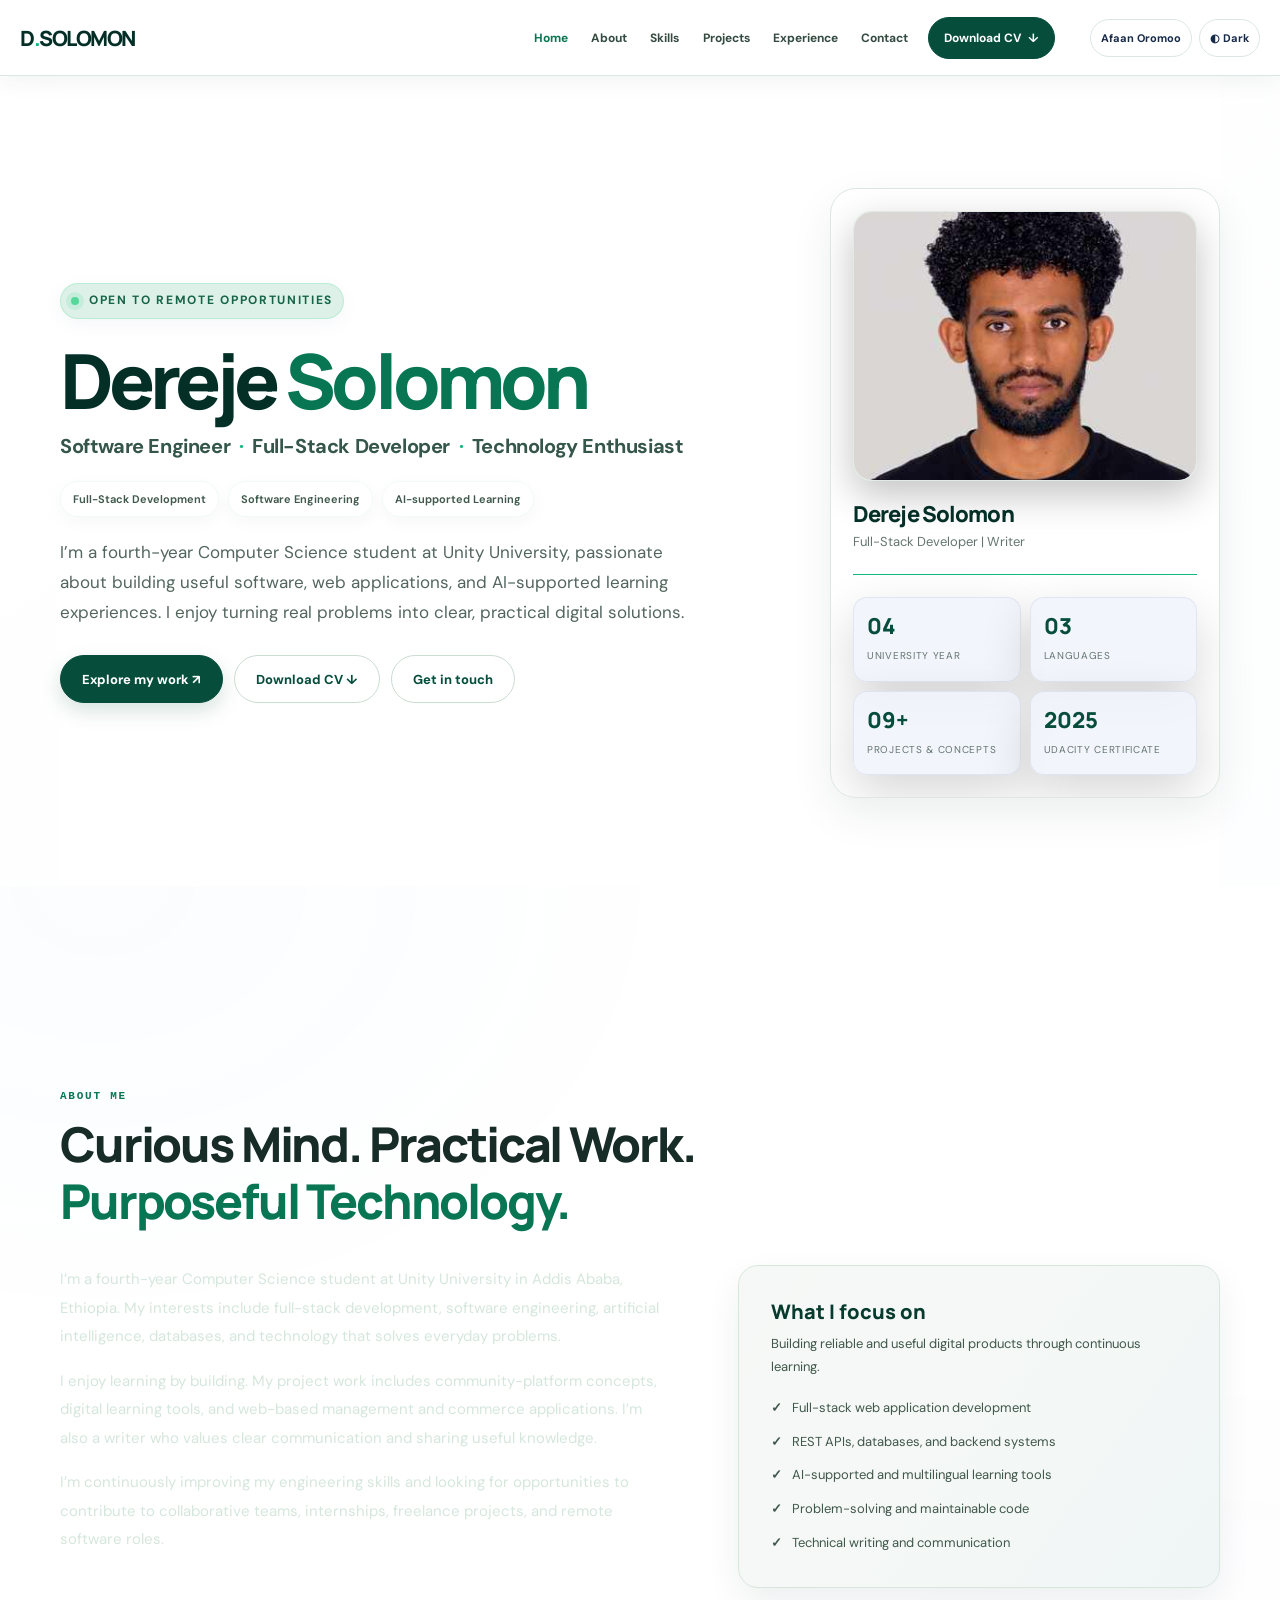
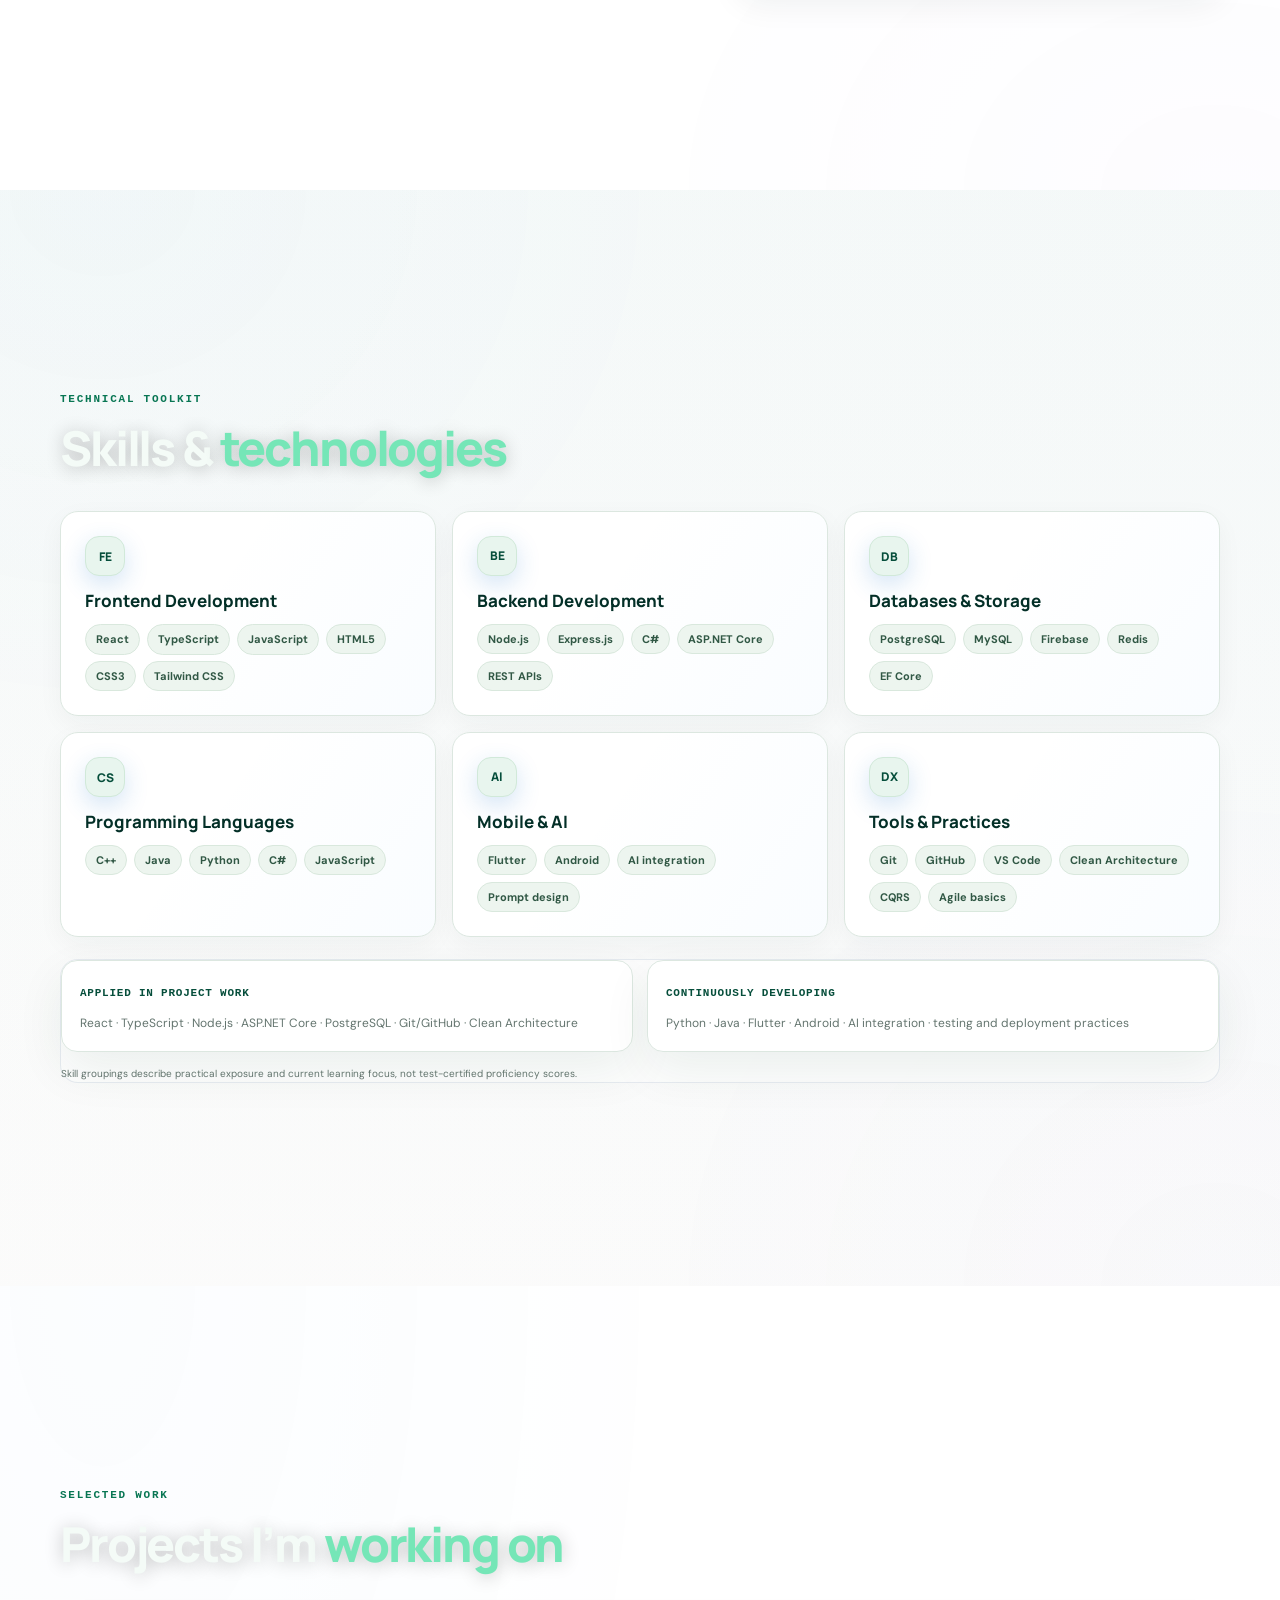
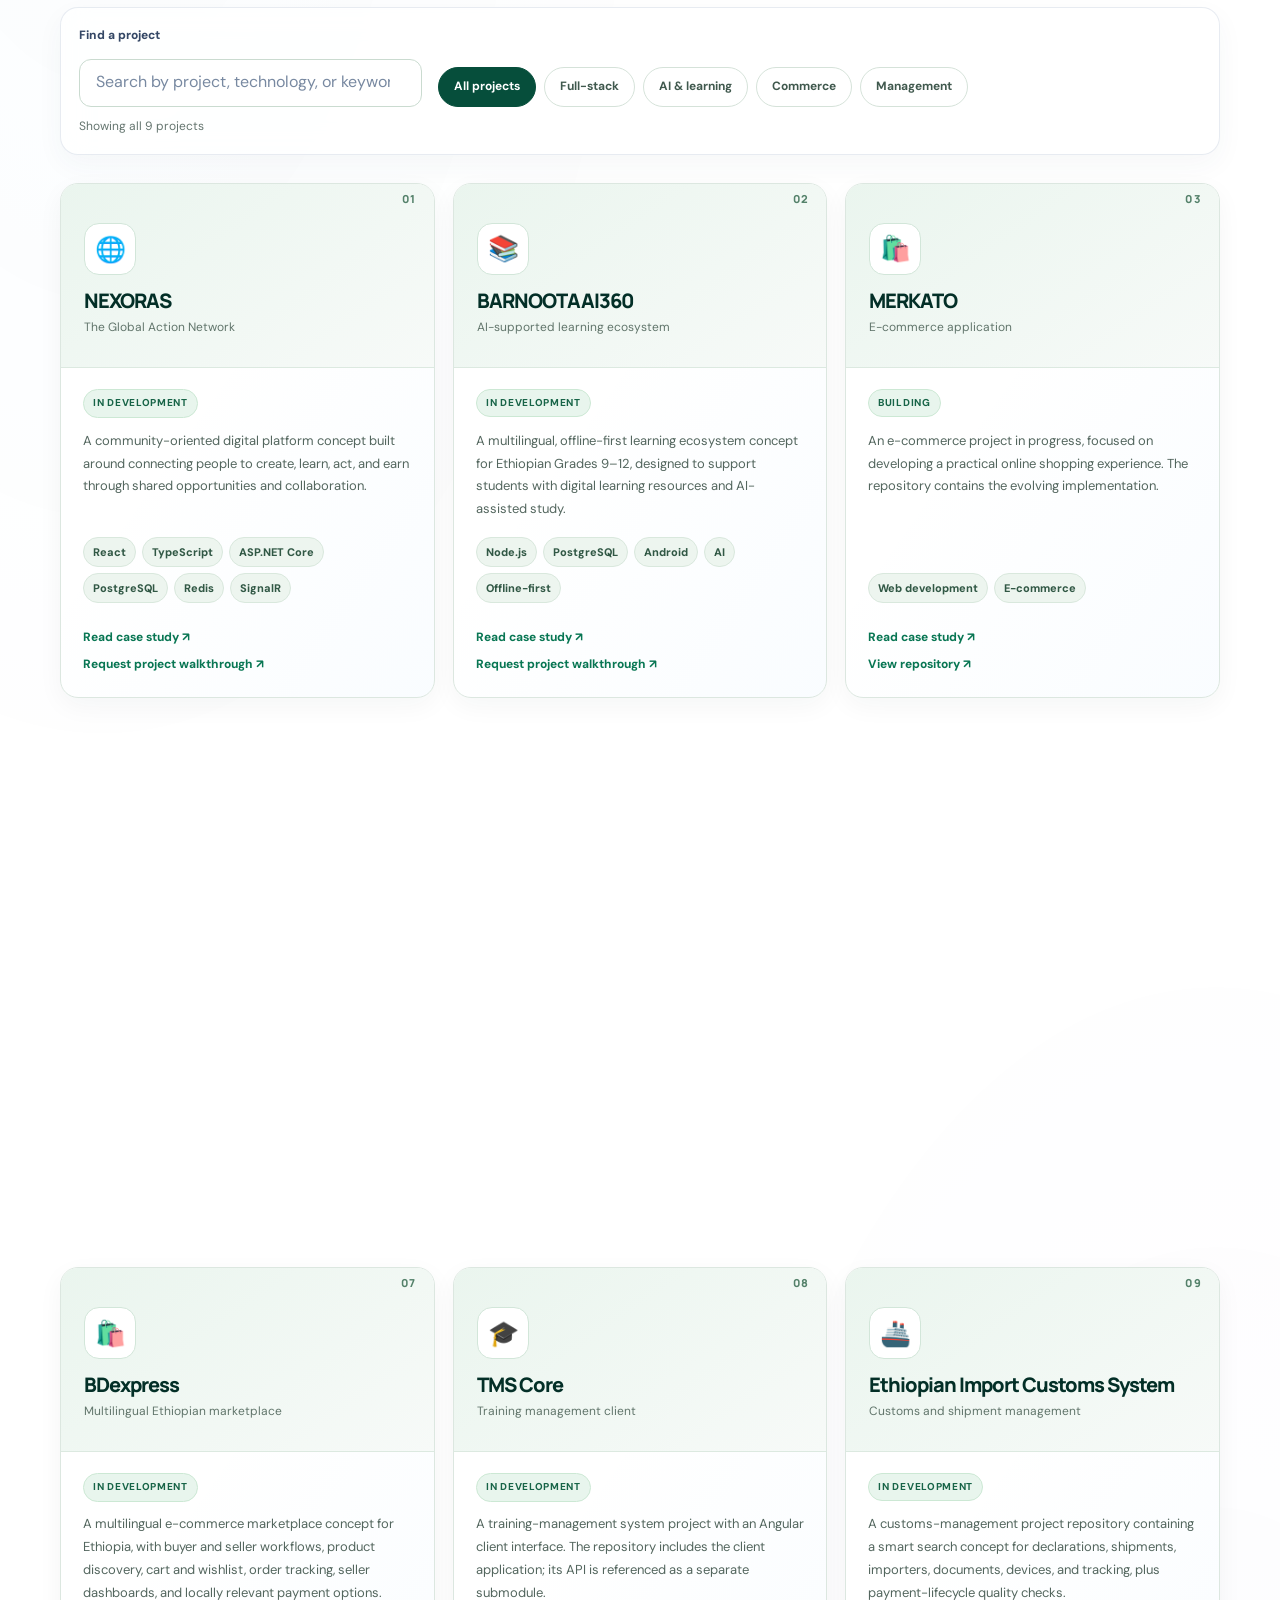
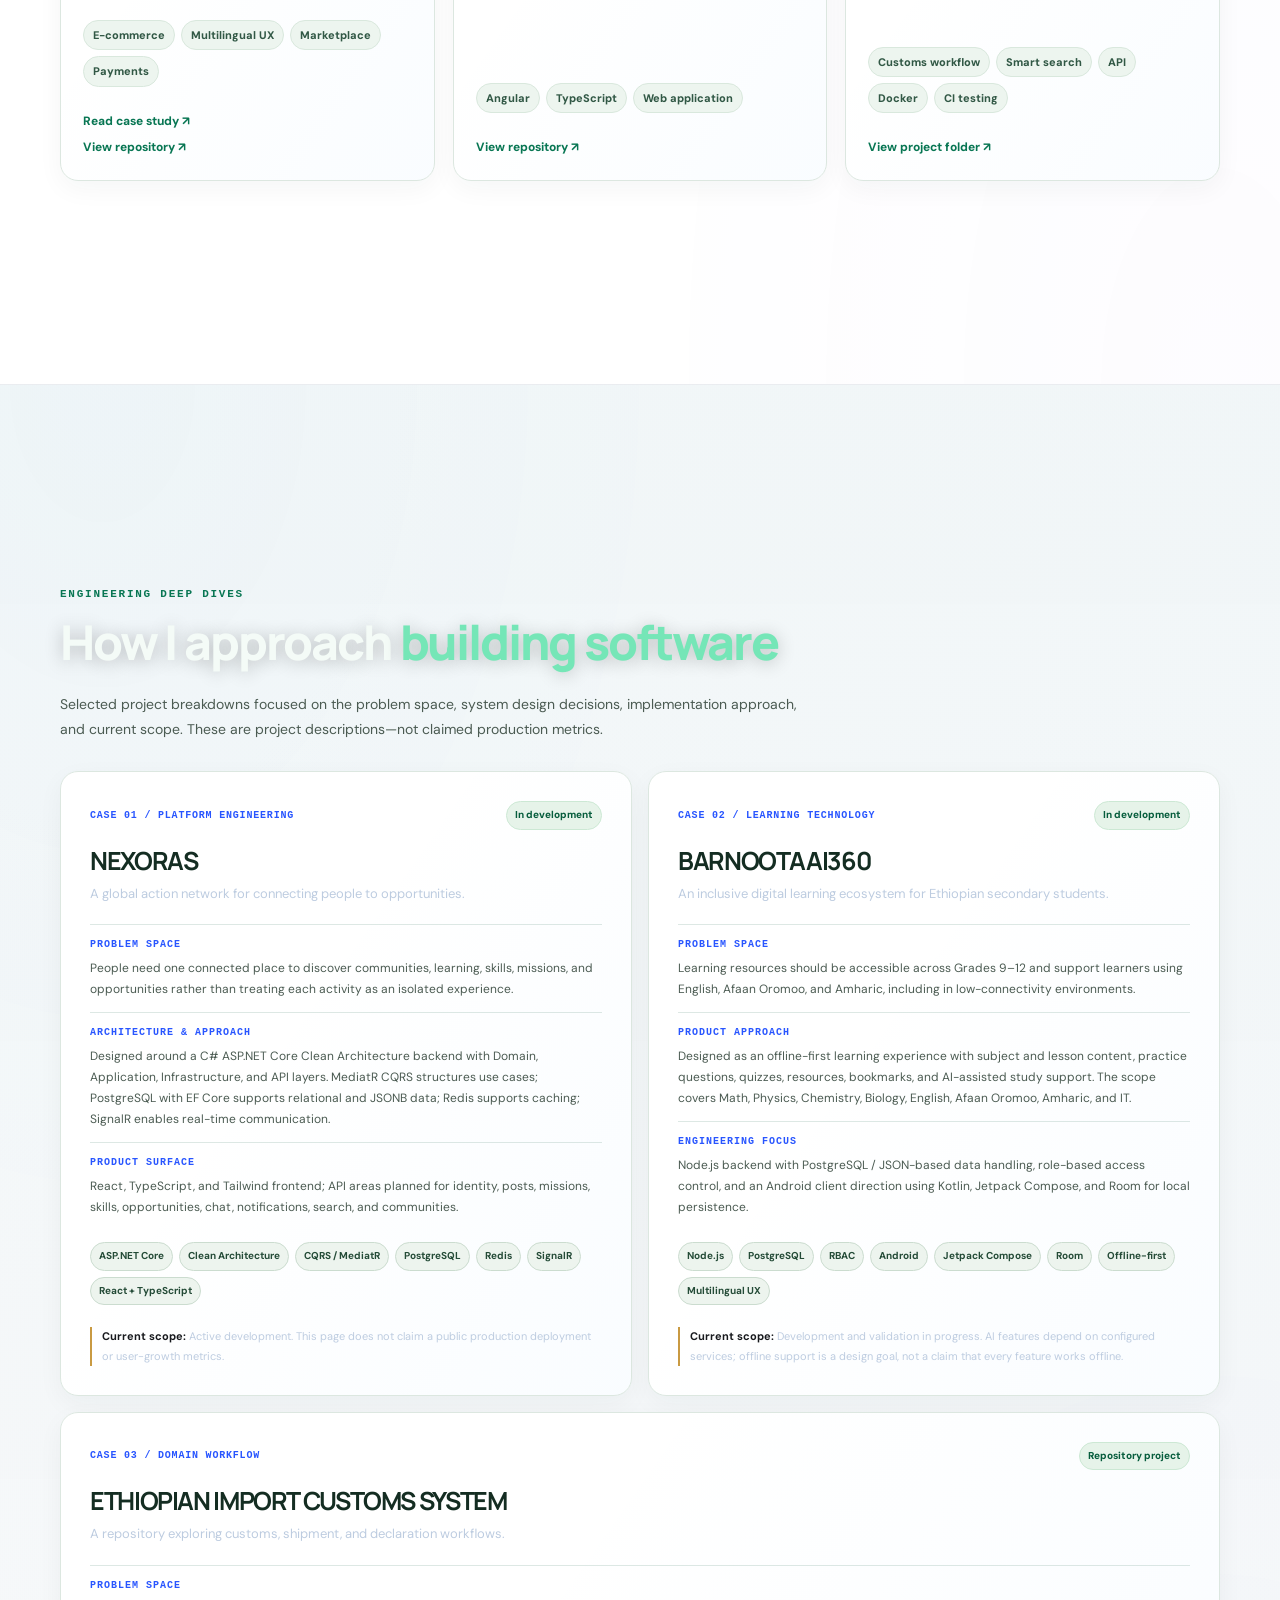
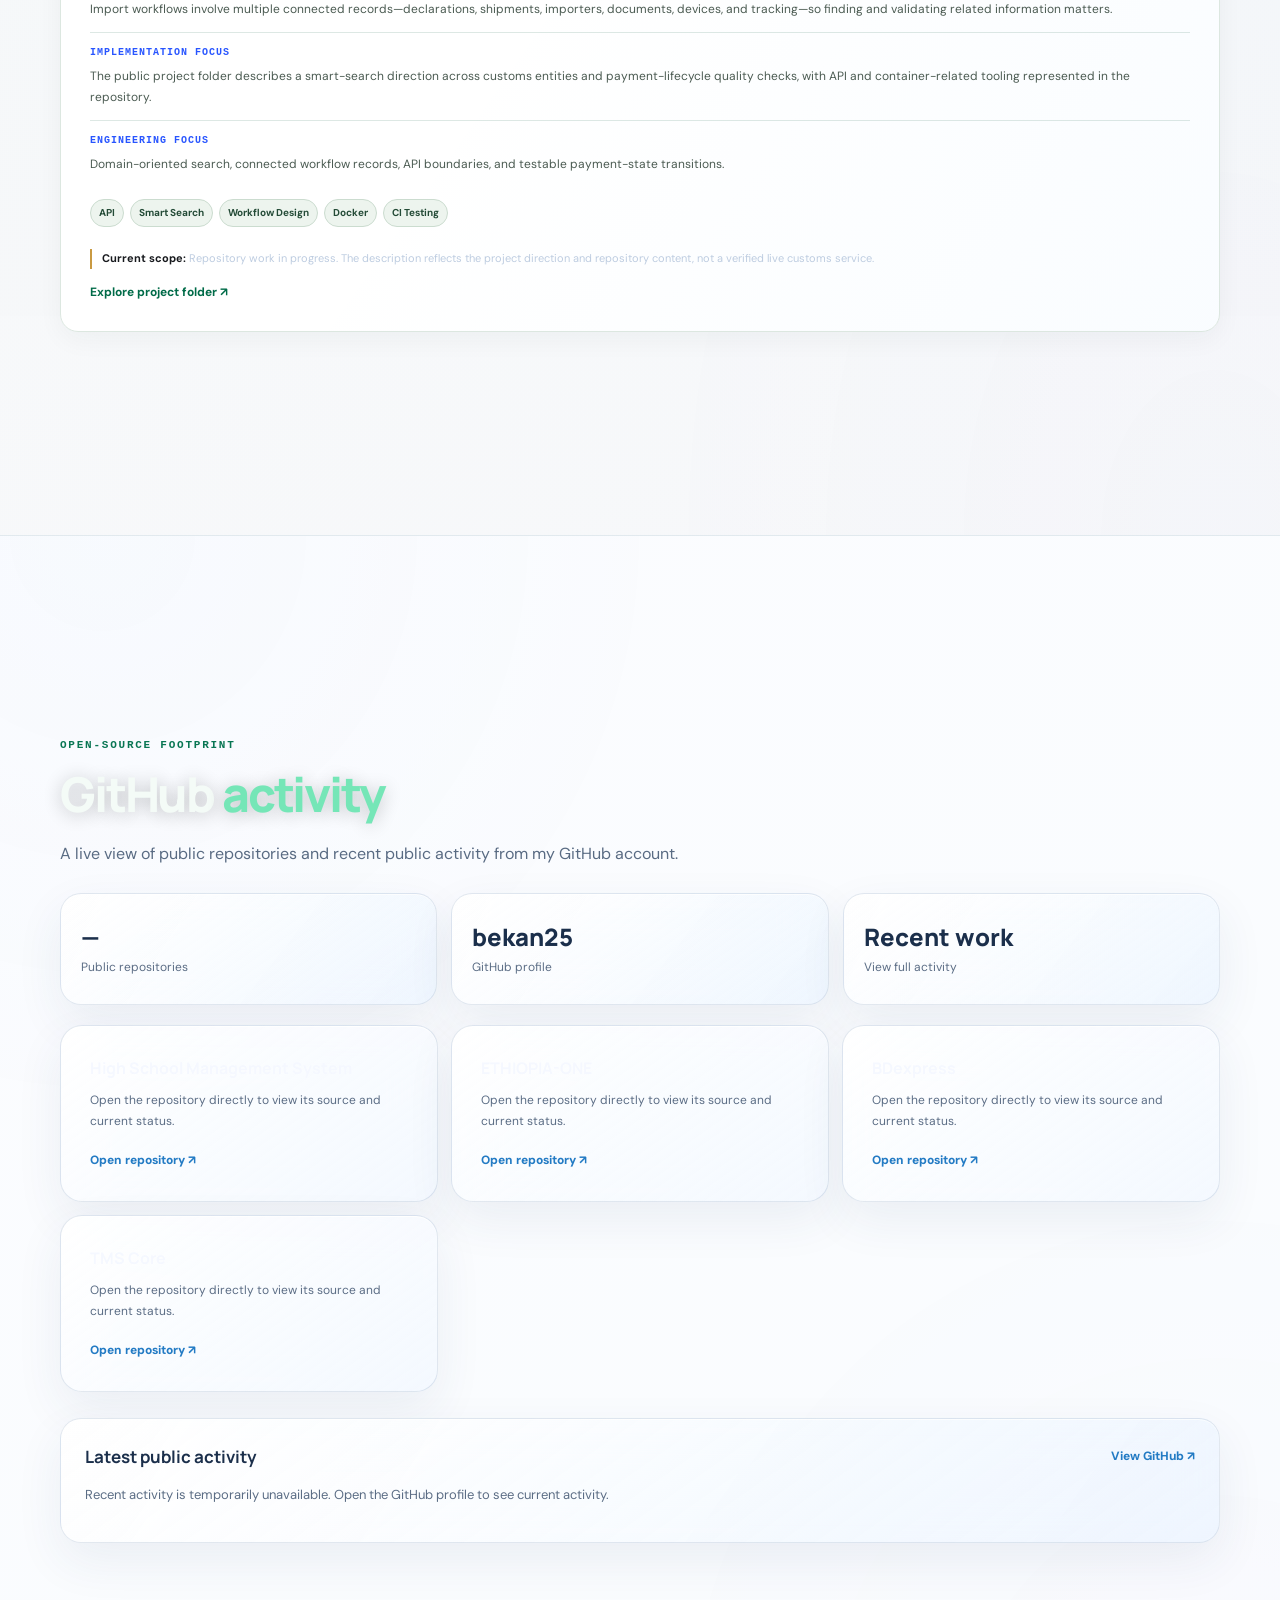
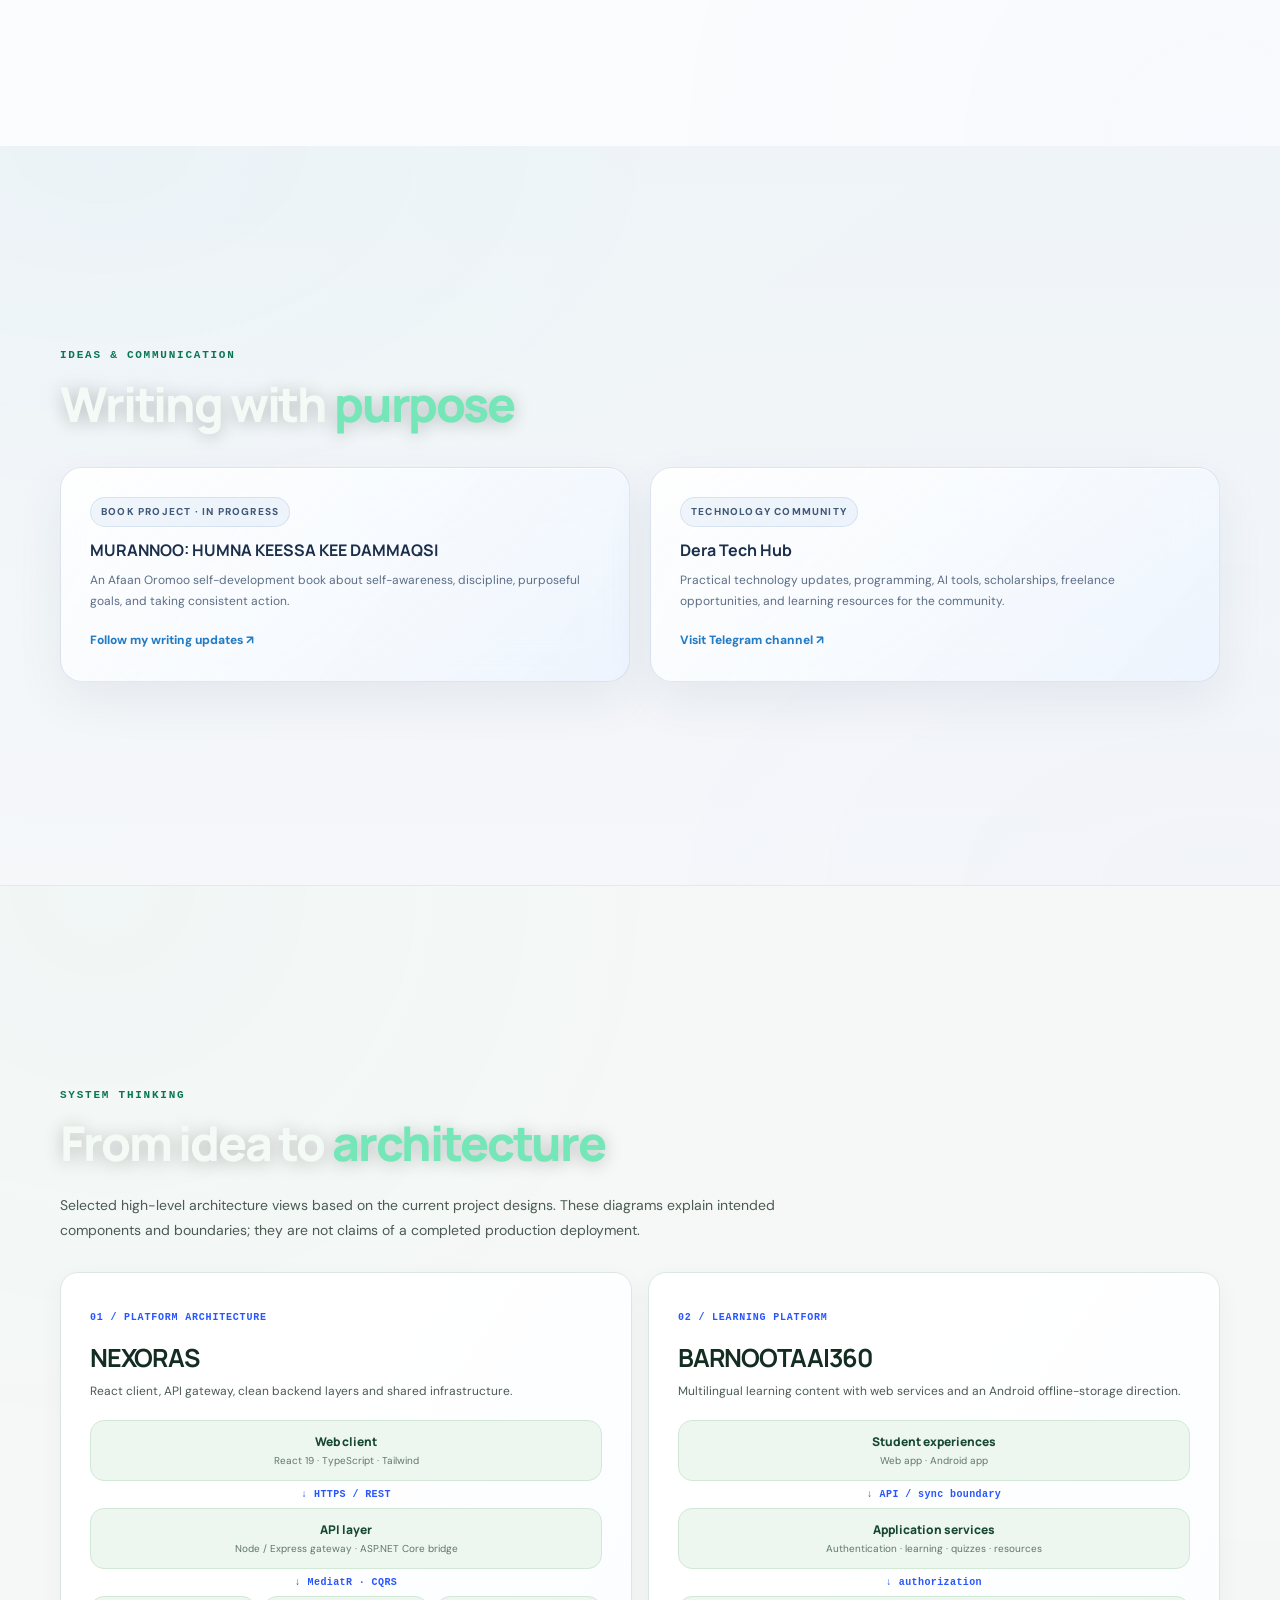
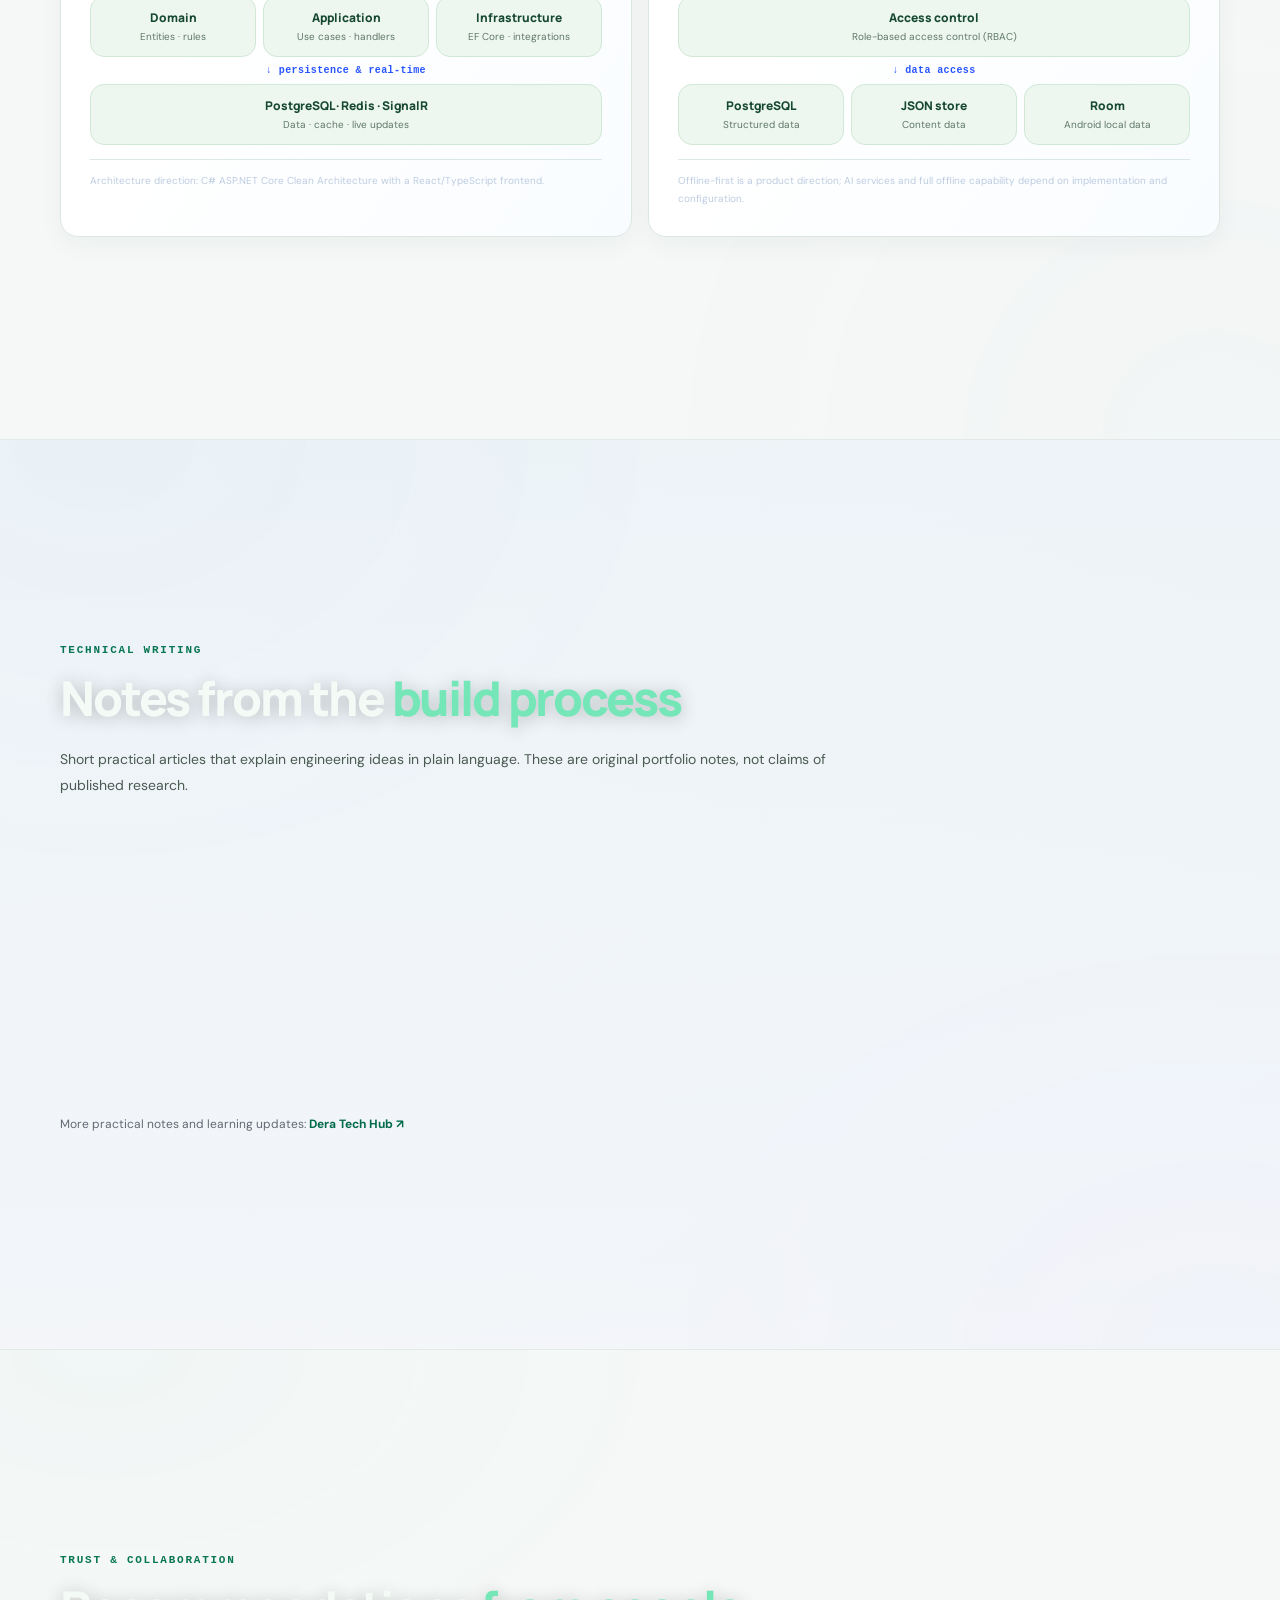
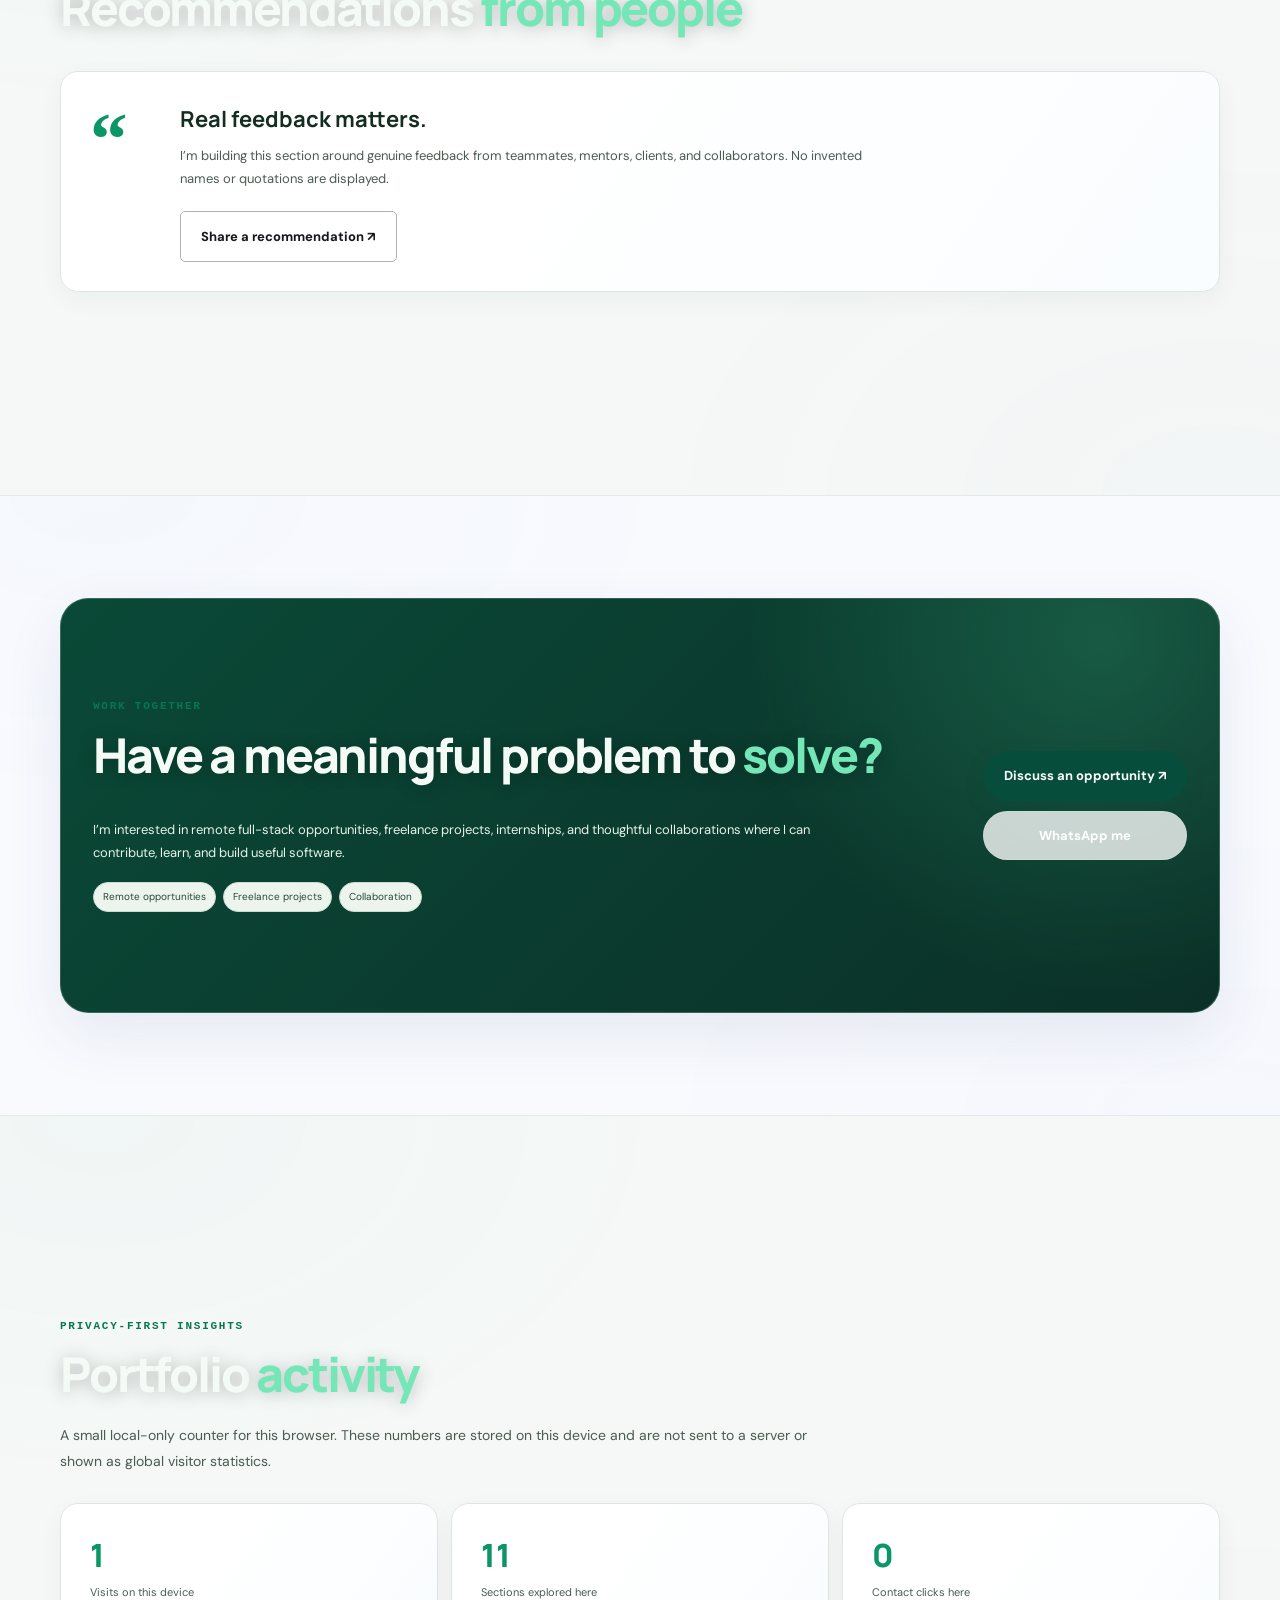
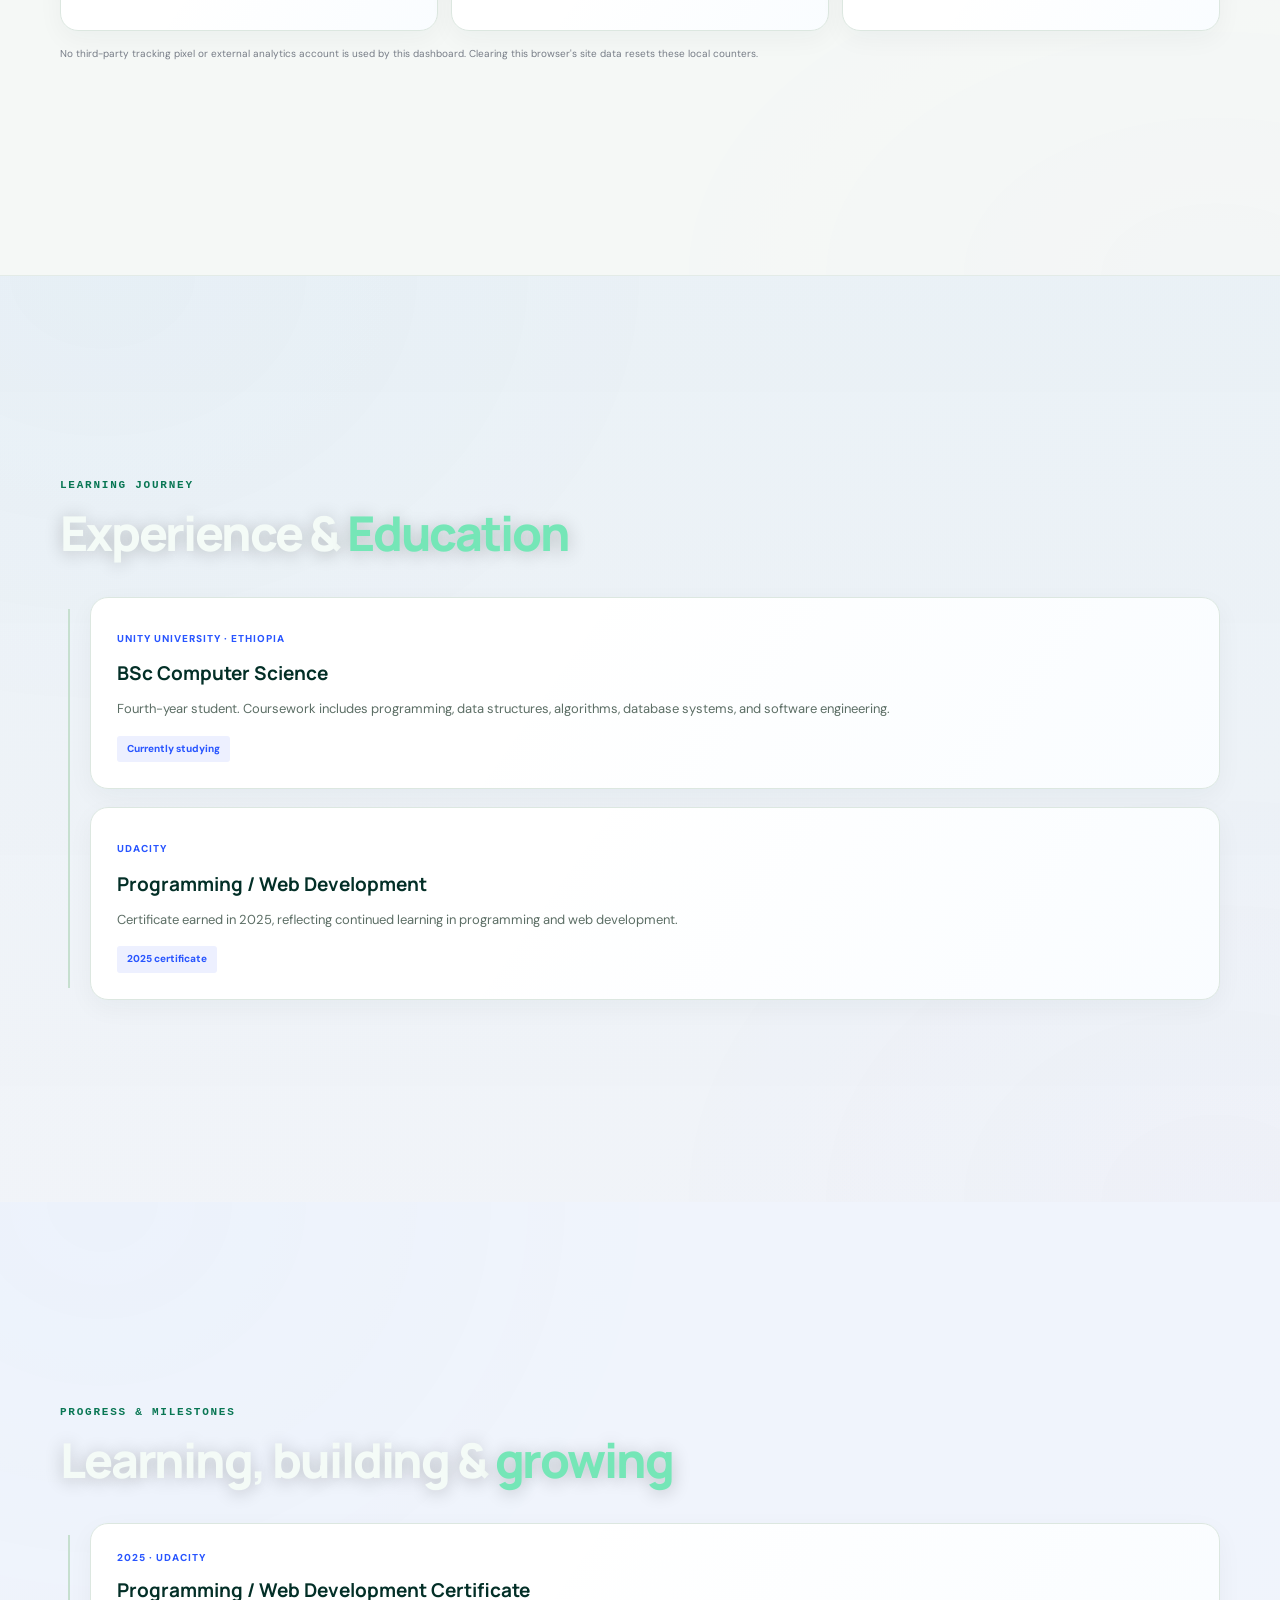
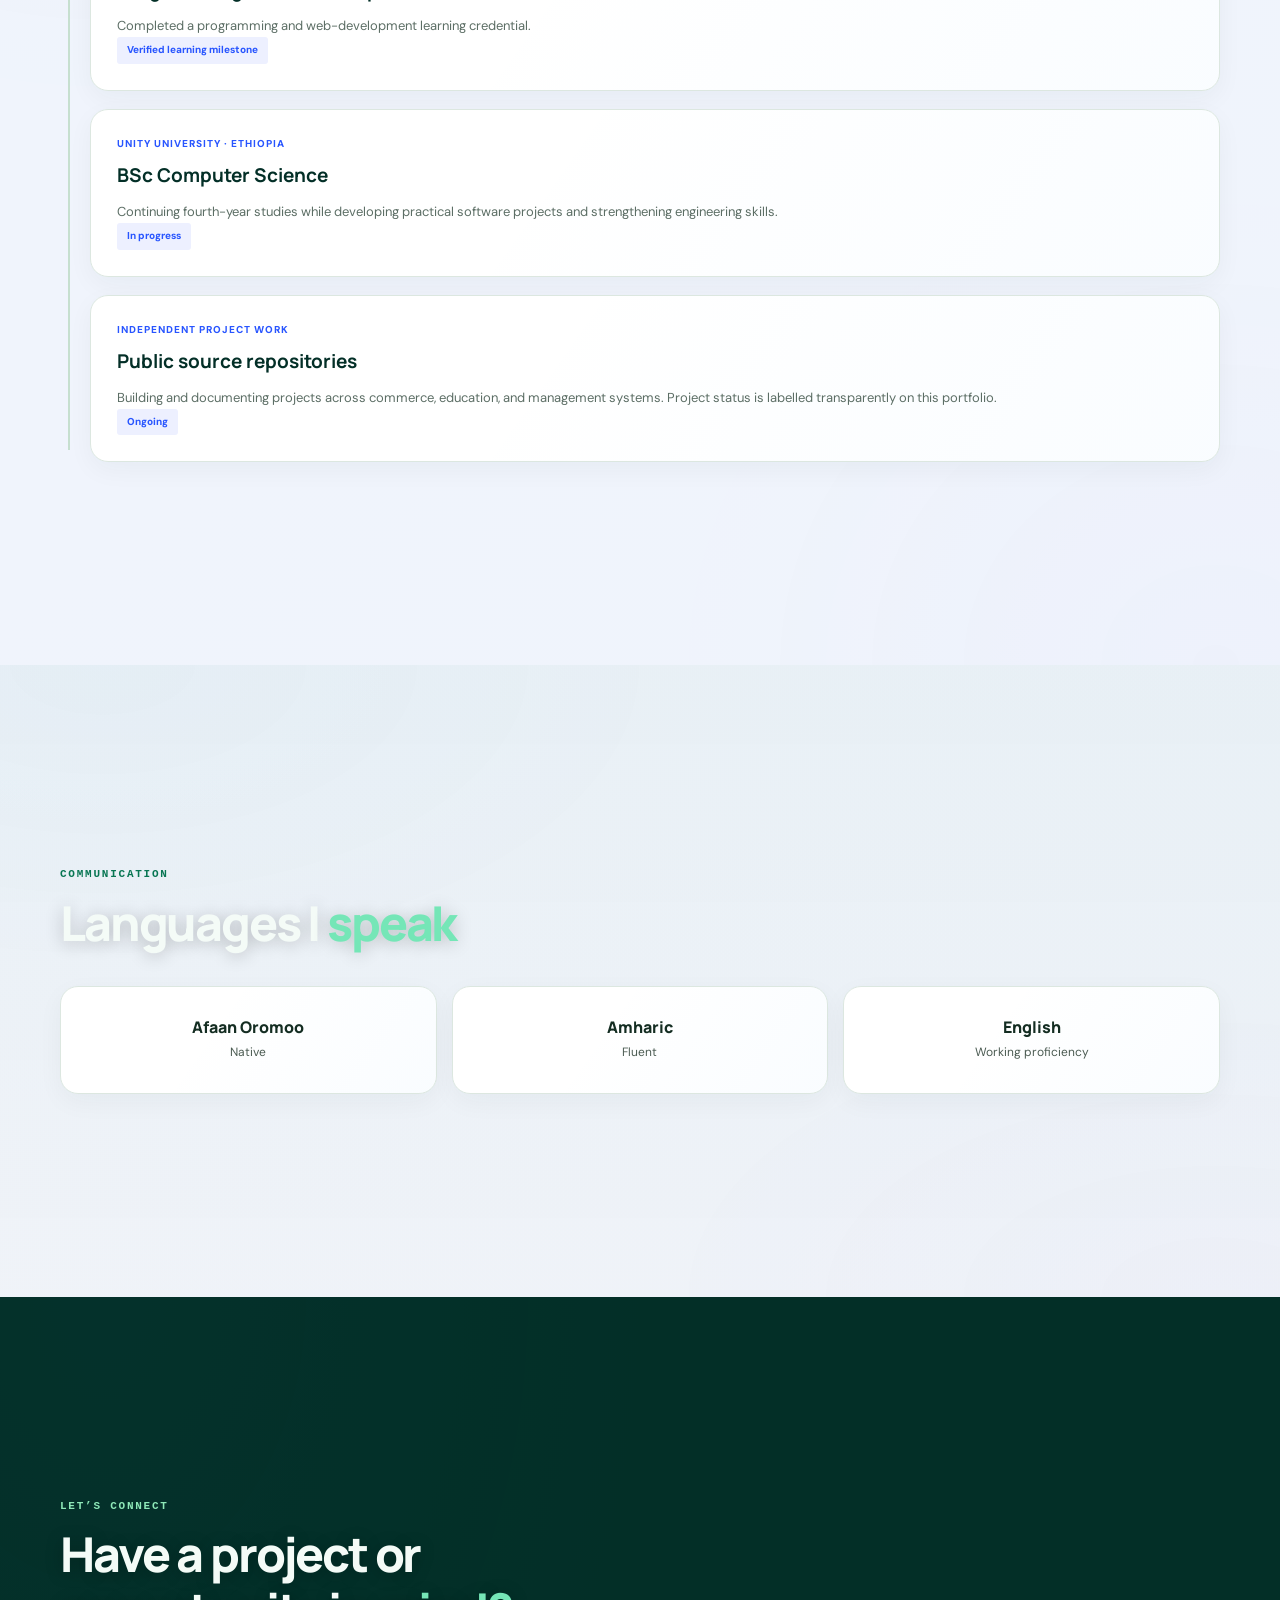
<file: index.html>
<!doctype html>
<html lang="en">
<head>
<meta charset="utf-8">
<meta name="viewport" content="width=device-width, initial-scale=1, viewport-fit=cover">
<meta name="color-scheme" content="light">
<meta name="robots" content="index,follow,max-image-preview:large">
<link rel="canonical" href="https://bekan25.github.io/">
<meta property="og:image" content="https://bekan25.github.io/assets/profile.jpg">
<meta name="twitter:card" content="summary_large_image">
<meta name="twitter:title" content="Dereje Solomon | Full-Stack Developer & Writer">
<meta name="twitter:description" content="Full-Stack Developer and Writer building practical software and AI-supported learning solutions.">
<meta name="theme-color" content="#ffffff">
<meta name="author" content="Dereje Solomon">

<meta property="og:locale" content="en_US">
<meta property="og:image:alt" content="Dereje Solomon — Full-Stack Developer and Writer">
<meta property="og:image:width" content="600">
<meta property="og:image:height" content="700">
<meta name="twitter:image" content="https://bekan25.github.io/assets/profile.jpg">
<meta name="twitter:image:alt" content="Portrait of Dereje Solomon">
<meta name="twitter:site" content="@bekan25">
<link rel="manifest" href="/manifest.webmanifest">
<script type="application/ld+json">{"@context":"https://schema.org","@type":"Person","name":"Dereje Solomon","url":"https://bekan25.github.io/","image":"https://bekan25.github.io/assets/profile.jpg","jobTitle":"Full-Stack Developer","description":"Full-Stack Developer and Writer building practical software and AI-supported learning solutions.","email":"mailto:derejesolomon363@gmail.com","sameAs":["https://github.com/bekan25","https://www.linkedin.com/in/dereje-solomon-9a6230370","https://t.me/counqer1777"]}
</script>
<meta name="description" content="Dereje Solomon — Full-Stack Developer and Writer, building practical web applications and AI-powered learning solutions in Ethiopia.">
<meta property="og:type" content="website">
<meta property="og:title" content="Dereje Solomon | Full-Stack Developer">
<meta property="og:description" content="Full-Stack Developer | Writer | Computer Science student at Unity University.">
<meta property="og:url" content="https://bekan25.github.io/">
<title>Dereje Solomon | Full-Stack Developer & Writer</title>
<link rel="icon" href="assets/favicon.svg" type="image/svg+xml">
<link rel="preconnect" href="https://fonts.googleapis.com">
<link rel="preconnect" href="https://fonts.gstatic.com" crossorigin>
<link href="https://fonts.googleapis.com/css2?family=DM+Sans:wght@400;500;600;700&family=Manrope:wght@400;500;600;700;800&display=swap" rel="stylesheet">
<link rel="stylesheet" href="assets/css/portfolio.css">
<link rel="stylesheet" href="assets/css/premium.css?v=20261127-1125">
</head>
<body>
<a class="skip-link" href="#main-content">Skip to main content</a>
<nav class="site-nav" aria-label="Main navigation"><div class="wrap nav-inner"><a class="brand" href="#top" aria-label="D. Solomon home">D<span>.</span>SOLOMON</a><button class="menu" id="menu" type="button" aria-label="Open navigation" aria-expanded="false" aria-controls="navLinks"><span></span><span></span><span></span></button><ul class="nav-links" id="navLinks"><li><a href="#top">Home</a></li><li><a href="#about" data-i18n="navAbout">About</a></li><li><a href="#skills" data-i18n="navSkills">Skills</a></li><li><a href="#projects" data-i18n="navProjects">Projects</a></li><li><a href="#education">Experience</a></li><li><a href="#contact">Contact</a></li><li><a class="cv-link" href="assets/Dereje_Solomon_CV.pdf" download>Download CV <span aria-hidden="true">↓</span></a></li><li class="nav-close-row"><button class="nav-close" id="navClose" type="button"><span aria-hidden="true">×</span> Close menu</button></li><li class="nav-utilities"><button class="nav-tool" id="langToggle" type="button" aria-label="Switch language">አ / EN</button><button class="nav-tool" id="themeToggle" type="button" aria-label="Switch color theme">◐ Theme</button><button class="nav-tool" id="installApp" type="button" hidden>Install app</button></li></ul></div></nav>
<main id="main-content" tabindex="-1">
<div class="wrap hero" id="top">
<div><div class="eyebrow"><span class="dot"></span> Open to remote opportunities</div><h1>Dereje <span>Solomon</span></h1><p class="hero-position">Software Engineer <span aria-hidden="true">·</span> Full-Stack Developer <span aria-hidden="true">·</span> Technology Enthusiast</p><div class="roles"><span class="role">Full-Stack Development</span><span class="role">Software Engineering</span><span class="role">AI-supported Learning</span></div><p class="lead" data-i18n="heroLead">I’m a fourth-year Computer Science student at Unity University, passionate about building useful software, web applications, and AI-supported learning experiences. I enjoy turning real problems into clear, practical digital solutions.</p><div class="actions"><a class="btn primary" href="#projects">Explore my work ↗</a><a class="btn secondary" href="assets/Dereje_Solomon_CV.pdf" download>Download CV ↓</a><a class="btn secondary" href="mailto:derejesolomon363@gmail.com">Get in touch</a></div></div>
<aside class="profile-card"><div class="avatar"><img class="profile-photo" loading="eager" src="assets/profile.jpg" alt="Portrait of Dereje Solomon" width="600" height="700" fetchpriority="high" decoding="async"></div><h2>Dereje Solomon</h2><p class="sub">Full-Stack Developer | Writer</p><div class="mini-line"></div><div class="facts"><div class="fact"><strong>04</strong><span>University year</span></div><div class="fact"><strong>03</strong><span>Languages</span></div><div class="fact"><strong>09+</strong><span>Projects & concepts</span></div><div class="fact"><strong>2025</strong><span>Udacity certificate</span></div></div></aside>
</div>
<section class="about" id="about"><div class="wrap"><div class="section-kicker">About me</div><h2 class="section-title">Curious Mind. Practical Work.<br><span>Purposeful Technology.</span></h2><div class="about-grid"><div class="about-copy"><p>I’m a fourth-year Computer Science student at Unity University in Addis Ababa, Ethiopia. My interests include full-stack development, software engineering, artificial intelligence, databases, and technology that solves everyday problems.</p><p>I enjoy learning by building. My project work includes community-platform concepts, digital learning tools, and web-based management and commerce applications. I’m also a writer who values clear communication and sharing useful knowledge.</p><p>I’m continuously improving my engineering skills and looking for opportunities to contribute to collaborative teams, internships, freelance projects, and remote software roles.</p></div><div class="focus"><h3>What I focus on</h3><p>Building reliable and useful digital products through continuous learning.</p><ul><li>Full-stack web application development</li><li>REST APIs, databases, and backend systems</li><li>AI-supported and multilingual learning tools</li><li>Problem-solving and maintainable code</li><li>Technical writing and communication</li></ul></div></div></div></section>
<section class="skills" id="skills"><div class="wrap"><div class="section-kicker">Technical toolkit</div><h2 class="section-title">Skills & <span>technologies</span></h2><div class="skill-grid">
<article class="skill"><div class="symbol">FE</div><h3>Frontend Development</h3><div class="chips"><span class="chip">React</span><span class="chip">TypeScript</span><span class="chip">JavaScript</span><span class="chip">HTML5</span><span class="chip">CSS3</span><span class="chip">Tailwind CSS</span></div></article>
<article class="skill"><div class="symbol">BE</div><h3>Backend Development</h3><div class="chips"><span class="chip">Node.js</span><span class="chip">Express.js</span><span class="chip">C#</span><span class="chip">ASP.NET Core</span><span class="chip">REST APIs</span></div></article>
<article class="skill"><div class="symbol">DB</div><h3>Databases & Storage</h3><div class="chips"><span class="chip">PostgreSQL</span><span class="chip">MySQL</span><span class="chip">Firebase</span><span class="chip">Redis</span><span class="chip">EF Core</span></div></article>
<article class="skill"><div class="symbol">CS</div><h3>Programming Languages</h3><div class="chips"><span class="chip">C++</span><span class="chip">Java</span><span class="chip">Python</span><span class="chip">C#</span><span class="chip">JavaScript</span></div></article>
<article class="skill"><div class="symbol">AI</div><h3>Mobile & AI</h3><div class="chips"><span class="chip">Flutter</span><span class="chip">Android</span><span class="chip">AI integration</span><span class="chip">Prompt design</span></div></article>
<article class="skill"><div class="symbol">DX</div><h3>Tools & Practices</h3><div class="chips"><span class="chip">Git</span><span class="chip">GitHub</span><span class="chip">VS Code</span><span class="chip">Clean Architecture</span><span class="chip">CQRS</span><span class="chip">Agile basics</span></div></article>
</div>
<div class="skills-proof">
  <div><strong>Applied in project work</strong><p>React · TypeScript · Node.js · ASP.NET Core · PostgreSQL · Git/GitHub · Clean Architecture</p></div>
  <div><strong>Continuously developing</strong><p>Python · Java · Flutter · Android · AI integration · testing and deployment practices</p></div>
  <small>Skill groupings describe practical exposure and current learning focus, not test-certified proficiency scores.</small>
</div>
</div></section>
<section class="projects" id="projects"><div class="wrap"><div class="section-kicker">Selected work</div><h2 class="section-title">Projects I’m <span>working on</span></h2>
<div class="project-tools" aria-label="Project discovery tools">
  <label class="project-search-label" for="project-search">Find a project</label>
  <input id="project-search" class="project-search" type="search" placeholder="Search by project, technology, or keyword" autocomplete="off">
  <div class="project-filters" role="group" aria-label="Filter projects by category">
    <button class="project-filter is-active" type="button" data-project-filter="all" aria-pressed="true">All projects</button>
    <button class="project-filter" type="button" data-project-filter="fullstack" aria-pressed="false">Full-stack</button>
    <button class="project-filter" type="button" data-project-filter="ai" aria-pressed="false">AI & learning</button>
    <button class="project-filter" type="button" data-project-filter="commerce" aria-pressed="false">Commerce</button>
    <button class="project-filter" type="button" data-project-filter="management" aria-pressed="false">Management</button>
  </div>
  <p class="project-results" id="project-results" role="status" aria-live="polite">Showing all 9 projects</p>
</div>
<div class="project-grid" aria-live="polite">
<article class="project" data-project-category="fullstack"><div class="project-head"><span class="project-num">01</span><div class="project-icon">🌐</div><h3>NEXORAS</h3><p>The Global Action Network</p></div><div class="project-body"><span class="status build">In development</span><p>A community-oriented digital platform concept built around connecting people to create, learn, act, and earn through shared opportunities and collaboration.</p><div class="stack"><span>React</span><span>TypeScript</span><span>ASP.NET Core</span><span>PostgreSQL</span><span>Redis</span><span>SignalR</span></div><a class="project-link" href="projects/nexoras.html">Read case study ↗</a><a class="project-link" href="mailto:derejesolomon363@gmail.com?subject=NEXORAS%20project%20walkthrough">Request project walkthrough ↗</a></div></article>
<article class="project" data-project-category="ai"><div class="project-head"><span class="project-num">02</span><div class="project-icon">📚</div><h3>BARNOOTAAI360</h3><p>AI-supported learning ecosystem</p></div><div class="project-body"><span class="status build">In development</span><p>A multilingual, offline-first learning ecosystem concept for Ethiopian Grades 9–12, designed to support students with digital learning resources and AI-assisted study.</p><div class="stack"><span>Node.js</span><span>PostgreSQL</span><span>Android</span><span>AI</span><span>Offline-first</span></div><a class="project-link" href="projects/barnootaai360.html">Read case study ↗</a><a class="project-link" href="mailto:derejesolomon363@gmail.com?subject=BARNOOTAAI360%20project%20walkthrough">Request project walkthrough ↗</a></div></article>
<article class="project" data-project-category="commerce"><div class="project-head"><span class="project-num">03</span><div class="project-icon">🛍️</div><h3>MERKATO</h3><p>E-commerce application</p></div><div class="project-body"><span class="status build">Building</span><p>An e-commerce project in progress, focused on developing a practical online shopping experience. The repository contains the evolving implementation.</p><div class="stack"><span>Web development</span><span>E-commerce</span></div><a class="project-link" href="projects/merkato.html">Read case study ↗</a><a class="project-link" href="https://github.com/bekan25/merkato" target="_blank" rel="noopener noreferrer">View repository ↗</a></div></article>
<article class="project" data-project-category="management"><div class="project-head"><span class="project-num">04</span><div class="project-icon">🏫</div><h3>High School Management System</h3><p>School administration software</p></div><div class="project-body"><span class="status">Repository available</span><p>A software project focused on supporting school-management workflows and organizing academic administration digitally.</p><div class="stack"><span>Software development</span><span>Management system</span></div><a class="project-link" href="projects/high-school-management.html">Read case study ↗</a><a class="project-link" href="https://github.com/bekan25/High-School-Management-System" target="_blank" rel="noopener noreferrer">View repository ↗</a></div></article>
<article class="project" data-project-category="fullstack"><div class="project-head"><span class="project-num">05</span><div class="project-icon">🇪🇹</div><h3>ETHIOPIA-ONE</h3><p>Digital project concept</p></div><div class="project-body"><span class="status">Early-stage concept</span><p>An early-stage project idea. A public implementation and live demonstration are not currently available, so this entry is presented transparently as a concept.</p><div class="stack"><span>Concept development</span><span>Digital solutions</span></div><a class="project-link" href="mailto:derejesolomon363@gmail.com?subject=ETHIOPIA-ONE%20project%20enquiry">Ask about this project ↗</a></div></article>
<article class="project" data-project-category="commerce"><div class="project-head"><span class="project-num">06</span><div class="project-icon">🛒</div><h3>ADWA MARKET</h3><p>Ethiopian digital marketplace</p></div><div class="project-body"><span class="status build">In development</span><p>An e-commerce marketplace concept within the ADWA Super App ecosystem, focused on connecting buyers and sellers in Ethiopia with product discovery, seller tools, orders, and local payment options. Integrations and transaction flows are still under development; its source repository is currently private.</p><div class="stack"><span>React</span><span>Vite</span><span>Express 5</span><span>Supabase</span><span>Chapa</span><span>Telebirr</span></div><a class="project-link" href="projects/adwa-market.html">Read project overview ↗</a></div></article>

<article class="project" data-project-category="commerce"><div class="project-head"><span class="project-num">07</span><div class="project-icon">🛍️</div><h3>BDexpress</h3><p>Multilingual Ethiopian marketplace</p></div><div class="project-body"><span class="status build">In development</span><p>A multilingual e-commerce marketplace concept for Ethiopia, with buyer and seller workflows, product discovery, cart and wishlist, order tracking, seller dashboards, and locally relevant payment options.</p><div class="stack"><span>E-commerce</span><span>Multilingual UX</span><span>Marketplace</span><span>Payments</span></div><a class="project-link" href="projects/bdexpress.html">Read case study ↗</a><a class="project-link" href="https://github.com/bekan25/BDespress" target="_blank" rel="noopener noreferrer">View repository ↗</a></div></article>
<article class="project" data-project-category="management"><div class="project-head"><span class="project-num">08</span><div class="project-icon">🎓</div><h3>TMS Core</h3><p>Training management client</p></div><div class="project-body"><span class="status build">In development</span><p>A training-management system project with an Angular client interface. The repository includes the client application; its API is referenced as a separate submodule.</p><div class="stack"><span>Angular</span><span>TypeScript</span><span>Web application</span></div><a class="project-link" href="https://github.com/bekan25/tmscore" target="_blank" rel="noopener">View repository ↗</a></div></article>
<article class="project" data-project-category="management"><div class="project-head"><span class="project-num">09</span><div class="project-icon">🚢</div><h3>Ethiopian Import Customs System</h3><p>Customs and shipment management</p></div><div class="project-body"><span class="status build">In development</span><p>A customs-management project repository containing a smart search concept for declarations, shipments, importers, documents, devices, and tracking, plus payment-lifecycle quality checks.</p><div class="stack"><span>Customs workflow</span><span>Smart search</span><span>API</span><span>Docker</span><span>CI testing</span></div><a class="project-link" href="https://github.com/bekan25/Esgms-customs/tree/main/ethiopian-import-customs" target="_blank" rel="noopener">View project folder ↗</a></div></article>
</div></div></section>
<section class="case-studies" id="case-studies"><div class="wrap">
<div class="section-kicker">Engineering deep dives</div>
<h2 class="section-title">How I approach <span>building software</span></h2>
<p class="case-intro">Selected project breakdowns focused on the problem space, system design decisions, implementation approach, and current scope. These are project descriptions—not claimed production metrics.</p>
<div class="case-grid">
<article class="case-card">
<div class="case-top"><span class="case-index">CASE 01 / PLATFORM ENGINEERING</span><span class="case-state">In development</span></div>
<h3>NEXORAS</h3><p class="case-subtitle">A global action network for connecting people to opportunities.</p>
<div class="case-block"><h4>Problem space</h4><p>People need one connected place to discover communities, learning, skills, missions, and opportunities rather than treating each activity as an isolated experience.</p></div>
<div class="case-block"><h4>Architecture & approach</h4><p>Designed around a C# ASP.NET Core Clean Architecture backend with Domain, Application, Infrastructure, and API layers. MediatR CQRS structures use cases; PostgreSQL with EF Core supports relational and JSONB data; Redis supports caching; SignalR enables real-time communication.</p></div>
<div class="case-block"><h4>Product surface</h4><p>React, TypeScript, and Tailwind frontend; API areas planned for identity, posts, missions, skills, opportunities, chat, notifications, search, and communities.</p></div>
<div class="case-tags"><span>ASP.NET Core</span><span>Clean Architecture</span><span>CQRS / MediatR</span><span>PostgreSQL</span><span>Redis</span><span>SignalR</span><span>React + TypeScript</span></div>
<p class="case-note"><strong>Current scope:</strong> Active development. This page does not claim a public production deployment or user-growth metrics.</p>
</article>
<article class="case-card">
<div class="case-top"><span class="case-index">CASE 02 / LEARNING TECHNOLOGY</span><span class="case-state">In development</span></div>
<h3>BARNOOTAAI360</h3><p class="case-subtitle">An inclusive digital learning ecosystem for Ethiopian secondary students.</p>
<div class="case-block"><h4>Problem space</h4><p>Learning resources should be accessible across Grades 9–12 and support learners using English, Afaan Oromoo, and Amharic, including in low-connectivity environments.</p></div>
<div class="case-block"><h4>Product approach</h4><p>Designed as an offline-first learning experience with subject and lesson content, practice questions, quizzes, resources, bookmarks, and AI-assisted study support. The scope covers Math, Physics, Chemistry, Biology, English, Afaan Oromoo, Amharic, and IT.</p></div>
<div class="case-block"><h4>Engineering focus</h4><p>Node.js backend with PostgreSQL / JSON-based data handling, role-based access control, and an Android client direction using Kotlin, Jetpack Compose, and Room for local persistence.</p></div>
<div class="case-tags"><span>Node.js</span><span>PostgreSQL</span><span>RBAC</span><span>Android</span><span>Jetpack Compose</span><span>Room</span><span>Offline-first</span><span>Multilingual UX</span></div>
<p class="case-note"><strong>Current scope:</strong> Development and validation in progress. AI features depend on configured services; offline support is a design goal, not a claim that every feature works offline.</p>
</article>
<article class="case-card">
<div class="case-top"><span class="case-index">CASE 03 / DOMAIN WORKFLOW</span><span class="case-state">Repository project</span></div>
<h3>ETHIOPIAN IMPORT CUSTOMS SYSTEM</h3><p class="case-subtitle">A repository exploring customs, shipment, and declaration workflows.</p>
<div class="case-block"><h4>Problem space</h4><p>Import workflows involve multiple connected records—declarations, shipments, importers, documents, devices, and tracking—so finding and validating related information matters.</p></div>
<div class="case-block"><h4>Implementation focus</h4><p>The public project folder describes a smart-search direction across customs entities and payment-lifecycle quality checks, with API and container-related tooling represented in the repository.</p></div>
<div class="case-block"><h4>Engineering focus</h4><p>Domain-oriented search, connected workflow records, API boundaries, and testable payment-state transitions.</p></div>
<div class="case-tags"><span>API</span><span>Smart Search</span><span>Workflow Design</span><span>Docker</span><span>CI Testing</span></div>
<p class="case-note"><strong>Current scope:</strong> Repository work in progress. The description reflects the project direction and repository content, not a verified live customs service.</p>
<a class="case-link" href="https://github.com/bekan25/Esgms-customs/tree/main/ethiopian-import-customs" target="_blank" rel="noopener">Explore project folder ↗</a>
</article>
</div>
</div></section>
<section class="github-section" id="github-activity"><div class="wrap"><div class="section-kicker">Open-source footprint</div><h2 class="section-title">GitHub <span>activity</span></h2><p class="github-intro">A live view of public repositories and recent public activity from my GitHub account.</p><div class="github-stats"><a href="https://github.com/bekan25?tab=repositories" target="_blank" rel="noopener"><strong id="repo-count">—</strong><span>Public repositories</span></a><a href="https://github.com/bekan25" target="_blank" rel="noopener"><strong>bekan25</strong><span>GitHub profile</span></a><a href="https://github.com/bekan25?tab=activity" target="_blank" rel="noopener"><strong>Recent work</strong><span>View full activity</span></a></div><div class="github-repositories" id="github-repositories" aria-live="polite"><p class="github-loading">Loading public repositories…</p></div><div class="github-live"><div class="github-live-head"><h3>Latest public activity</h3><a href="https://github.com/bekan25" target="_blank" rel="noopener">View GitHub ↗</a></div><div id="github-events" aria-live="polite"><p class="github-loading">Loading public GitHub activity…</p></div></div></div></section>
<section class="writing" id="writing"><div class="wrap"><div class="section-kicker">Ideas & communication</div><h2 class="section-title">Writing with <span>purpose</span></h2><div class="writing-grid"><article class="writing-card"><span class="writing-tag">Book project · In progress</span><h3>MURANNOO: HUMNA KEESSA KEE DAMMAQSI</h3><p>An Afaan Oromoo self-development book about self-awareness, discipline, purposeful goals, and taking consistent action.</p><a href="https://t.me/deratechofficial" target="_blank" rel="noopener">Follow my writing updates ↗</a></article><article class="writing-card"><span class="writing-tag">Technology community</span><h3>Dera Tech Hub</h3><p>Practical technology updates, programming, AI tools, scholarships, freelance opportunities, and learning resources for the community.</p><a href="https://t.me/deratechofficial" target="_blank" rel="noopener">Visit Telegram channel ↗</a></article></div></div></section>
<section class="architecture" id="architecture"><div class="wrap">
<div class="section-kicker">System thinking</div><h2 class="section-title">From idea to <span>architecture</span></h2>
<p class="module-intro">Selected high-level architecture views based on the current project designs. These diagrams explain intended components and boundaries; they are not claims of a completed production deployment.</p>
<div class="architecture-grid">
<article class="architecture-card"><div class="architecture-head"><span>01 / PLATFORM ARCHITECTURE</span><h3>NEXORAS</h3><p>React client, API gateway, clean backend layers and shared infrastructure.</p></div>
<div class="arch-flow"><div class="arch-node"><b>Web client</b><span>React 19 · TypeScript · Tailwind</span></div><div class="arch-arrow">↓ HTTPS / REST</div><div class="arch-node accent"><b>API layer</b><span>Node / Express gateway · ASP.NET Core bridge</span></div><div class="arch-arrow">↓ MediatR · CQRS</div><div class="arch-layers"><div class="arch-node"><b>Domain</b><span>Entities · rules</span></div><div class="arch-node"><b>Application</b><span>Use cases · handlers</span></div><div class="arch-node"><b>Infrastructure</b><span>EF Core · integrations</span></div></div><div class="arch-arrow">↓ persistence & real-time</div><div class="arch-node storage"><b>PostgreSQL · Redis · SignalR</b><span>Data · cache · live updates</span></div></div>
<p class="arch-foot">Architecture direction: C# ASP.NET Core Clean Architecture with a React/TypeScript frontend.</p></article>
<article class="architecture-card"><div class="architecture-head"><span>02 / LEARNING PLATFORM</span><h3>BARNOOTAAI360</h3><p>Multilingual learning content with web services and an Android offline-storage direction.</p></div>
<div class="arch-flow"><div class="arch-node"><b>Student experiences</b><span>Web app · Android app</span></div><div class="arch-arrow">↓ API / sync boundary</div><div class="arch-node accent"><b>Application services</b><span>Authentication · learning · quizzes · resources</span></div><div class="arch-arrow">↓ authorization</div><div class="arch-node"><b>Access control</b><span>Role-based access control (RBAC)</span></div><div class="arch-arrow">↓ data access</div><div class="arch-layers"><div class="arch-node"><b>PostgreSQL</b><span>Structured data</span></div><div class="arch-node"><b>JSON store</b><span>Content data</span></div><div class="arch-node"><b>Room</b><span>Android local data</span></div></div></div>
<p class="arch-foot">Offline-first is a product direction; AI services and full offline capability depend on implementation and configuration.</p></article>
</div></div></section>
<section class="insights" id="insights"><div class="wrap"><div class="section-kicker">Technical writing</div><h2 class="section-title">Notes from the <span>build process</span></h2><p class="module-intro">Short practical articles that explain engineering ideas in plain language. These are original portfolio notes, not claims of published research.</p>
<div class="insight-grid">
<article class="insight-card"><span class="insight-tag">Backend · Architecture</span><h3>Why separate Domain, Application and Infrastructure?</h3><p>Clean Architecture helps keep business rules independent from frameworks and external services.</p><details><summary>Read the note</summary><p>The Domain layer expresses core concepts and rules. The Application layer coordinates use cases. Infrastructure handles details such as database access and external integrations. The API layer exposes the application to clients. This separation can make a growing codebase easier to test and change, provided the boundaries are respected rather than added only for folder structure.</p></details></article>
<article class="insight-card"><span class="insight-tag">Learning technology · Offline-first</span><h3>Designing for low-connectivity learning</h3><p>Offline-first should be a clear data and synchronization strategy—not just a marketing label.</p><details><summary>Read the note</summary><p>A practical offline-first design identifies which lessons and resources can be stored locally, how updates are synchronized, how conflicts are handled, and which features still require a network connection. Local persistence, clear sync states, and honest user messaging are essential. AI-powered features may still require an online service unless an on-device model is deliberately implemented.</p></details></article>
<article class="insight-card"><span class="insight-tag">Computer science · Fundamentals</span><h3>Understand Big-O before optimizing</h3><p>Complexity describes how an algorithm's resource use grows as input size increases.</p><details><summary>Read the note</summary><p>Big-O gives an upper-bound growth description, not an exact runtime in seconds. A single loop over n items is commonly O(n); two nested loops over n items are commonly O(n²). Sequential loops add their costs, while the dominant growth term describes the overall asymptotic behavior. Always consider the actual input and algorithm before choosing a data structure.</p></details></article>
</div><p class="insight-more">More practical notes and learning updates: <a href="https://t.me/deratechofficial" target="_blank" rel="noopener">Dera Tech Hub ↗</a></p>
</div></section>
<section class="testimonials" id="testimonials"><div class="wrap"><div class="section-kicker">Trust & collaboration</div><h2 class="section-title">Recommendations <span>from people</span></h2>
<div class="testimonial-panel"><div class="testimonial-mark">“</div><div><h3>Real feedback matters.</h3><p>I’m building this section around genuine feedback from teammates, mentors, clients, and collaborators. No invented names or quotations are displayed.</p><a class="btn secondary" href="mailto:derejesolomon363@gmail.com?subject=Portfolio%20recommendation">Share a recommendation ↗</a></div></div>
</div></section>
<section class="hire-section" id="work-together"><div class="wrap hire-panel"><div><div class="section-kicker">Work together</div><h2 class="section-title">Have a meaningful problem to <span>solve?</span></h2><p>I’m interested in remote full-stack opportunities, freelance projects, internships, and thoughtful collaborations where I can contribute, learn, and build useful software.</p><div class="hire-tags"><span>Remote opportunities</span><span>Freelance projects</span><span>Collaboration</span></div></div><div class="hire-actions"><a class="btn primary" href="mailto:derejesolomon363@gmail.com?subject=Work%20opportunity">Discuss an opportunity ↗</a><a class="btn secondary" href="https://wa.me/251922481727" target="_blank" rel="noopener">WhatsApp me</a></div></div></section>
<section class="analytics" id="portfolio-analytics"><div class="wrap"><div class="section-kicker">Privacy-first insights</div><h2 class="section-title">Portfolio <span>activity</span></h2><p class="module-intro">A small local-only counter for this browser. These numbers are stored on this device and are not sent to a server or shown as global visitor statistics.</p>
<div class="analytics-grid"><article class="analytics-card"><strong id="local-views">0</strong><span>Visits on this device</span></article><article class="analytics-card"><strong id="local-sections">0</strong><span>Sections explored here</span></article><article class="analytics-card"><strong id="local-contacts">0</strong><span>Contact clicks here</span></article></div><p class="analytics-note">No third-party tracking pixel or external analytics account is used by this dashboard. Clearing this browser's site data resets these local counters.</p></div></section>
<section class="education" id="education"><div class="wrap"><div class="section-kicker">Learning journey</div><h2 class="section-title">Experience & <span>Education</span></h2><div class="edu-grid"><article class="edu"><small>Unity University · Ethiopia</small><h3>BSc Computer Science</h3><p>Fourth-year student. Coursework includes programming, data structures, algorithms, database systems, and software engineering.</p><span class="label">Currently studying</span></article><article class="edu"><small>Udacity</small><h3>Programming / Web Development</h3><p>Certificate earned in 2025, reflecting continued learning in programming and web development.</p><span class="label">2025 certificate</span></article></div></div></section>
<section class="achievements"><div class="wrap"><div class="section-kicker">Progress & milestones</div><h2 class="section-title">Learning, building & <span>growing</span></h2><div class="edu-grid"><article class="edu"><small>2025 · Udacity</small><h3>Programming / Web Development Certificate</h3><p>Completed a programming and web-development learning credential.</p><span class="label">Verified learning milestone</span></article><article class="edu"><small>Unity University · Ethiopia</small><h3>BSc Computer Science</h3><p>Continuing fourth-year studies while developing practical software projects and strengthening engineering skills.</p><span class="label">In progress</span></article><article class="edu"><small>Independent project work</small><h3>Public source repositories</h3><p>Building and documenting projects across commerce, education, and management systems. Project status is labelled transparently on this portfolio.</p><span class="label">Ongoing</span></article></div></div></section>
<section class="languages"><div class="wrap"><div class="section-kicker">Communication</div><h2 class="section-title">Languages I <span>speak</span></h2><div class="language-grid"><div class="language"><strong>Afaan Oromoo</strong><span>Native</span></div><div class="language"><strong>Amharic</strong><span>Fluent</span></div><div class="language"><strong>English</strong><span>Working proficiency</span></div></div></div></section>
<section class="contact" id="contact"><div class="wrap"><div class="section-kicker">Let’s connect</div><h2 class="section-title">Have a project or<br>opportunity in <span>mind?</span></h2><p class="contact-intro">I’m open to relevant remote opportunities, freelance work, internships, and collaborations. The best way to reach me is by email or Telegram.</p><div class="contact-grid">
<a class="contact-item" href="tel:+251922481727"><span class="contact-icon" aria-hidden="true"><svg viewBox="0 0 24 24"><path d="M22 16.9v3a2 2 0 0 1-2.2 2 19.8 19.8 0 0 1-8.6-3.1 19.4 19.4 0 0 1-6-6A19.8 19.8 0 0 1 2.1 4.2 2 2 0 0 1 4.1 2h3a2 2 0 0 1 2 1.7l.5 3.1a2 2 0 0 1-.6 1.7L7.2 10.3a16 16 0 0 0 6 6l1.8-1.8a2 2 0 0 1 1.7-.6l3.1.5a2 2 0 0 1 2.2 2.5Z"/></svg></span><small>Phone</small><strong>+251 922 481 727</strong></a>
<a class="contact-item" href="https://wa.me/251922481727" target="_blank" rel="noopener"><span class="contact-icon" aria-hidden="true"><svg viewBox="0 0 24 24"><path d="M20.5 11.8a8.5 8.5 0 0 1-12.6 7.4L3 20.5l1.3-4.7A8.5 8.5 0 1 1 20.5 11.8Z"/><path d="M8.5 8.2c.3-.5.6-.5.9-.5h.5c.2 0 .4.1.5.4l.7 1.7c.1.2.1.4-.1.6l-.5.6c-.2.2-.2.4 0 .7.5.8 1.2 1.5 2.1 2 .3.2.5.2.7-.1l.7-.8c.2-.2.4-.2.6-.1l1.6.8c.3.1.4.3.4.5 0 .3-.2 1.1-.7 1.5-.5.5-1.2.7-1.9.6-1-.1-2.2-.7-3.6-1.9-1.2-1-2.1-2.3-2.4-3.3-.3-1 .1-2.1.5-2.7Z"/></svg></span><small>WhatsApp</small><strong>Chat with me</strong></a>
<a class="contact-item" href="mailto:derejesolomon363@gmail.com"><span class="contact-icon" aria-hidden="true"><svg viewBox="0 0 24 24"><rect x="3" y="5" width="18" height="14" rx="2"/><path d="m3 7 9 6 9-6"/></svg></span><small>Email</small><strong>Derejesolomon363@gmail.com</strong></a>
<a class="contact-item" href="https://github.com/bekan25" target="_blank" rel="noopener"><span class="contact-icon" aria-hidden="true"><svg viewBox="0 0 24 24"><path d="M9 19c-4.3 1.4-4.3-2.5-6-3m12 6v-3.9a3.4 3.4 0 0 0-.9-2.7c3-.3 6.1-1.5 6.1-6.7a5.2 5.2 0 0 0-1.4-3.6 4.8 4.8 0 0 0-.1-3.6s-1.2-.4-3.8 1.4a13.1 13.1 0 0 0-6.9 0C5.4 1.1 4.2 1.5 4.2 1.5a4.8 4.8 0 0 0-.1 3.6 5.2 5.2 0 0 0-1.4 3.6c0 5.2 3.1 6.4 6.1 6.7a3.4 3.4 0 0 0-.9 2.7V22"/></svg></span><small>GitHub</small><strong>github.com/bekan25</strong></a>
<a class="contact-item" href="https://www.linkedin.com/in/dereje-solomon-9a6230370" target="_blank" rel="noopener"><span class="contact-icon" aria-hidden="true"><svg viewBox="0 0 24 24"><rect x="3" y="3" width="18" height="18" rx="2"/><path d="M8 10v7M8 7v.01M12 17v-7m0 3a3 3 0 0 1 6 0v4"/></svg></span><small>LinkedIn</small><strong>Dereje Solomon</strong></a>
<a class="contact-item" href="https://t.me/counqer1777" target="_blank" rel="noopener"><span class="contact-icon" aria-hidden="true"><svg viewBox="0 0 24 24"><path d="m22 2-7 20-4-9-9-4Z"/><path d="M22 2 11 13"/></svg></span><small>Telegram · Personal</small><strong>@counqer1777</strong></a>
<a class="contact-item" href="https://t.me/deratechofficial" target="_blank" rel="noopener"><span class="contact-icon" aria-hidden="true"><svg viewBox="0 0 24 24"><path d="m22 2-7 20-4-9-9-4Z"/><path d="M22 2 11 13"/></svg></span><small>Telegram · Channel</small><strong>@deratechofficial</strong></a>
</div>
<form class="contact-form" id="contact-form" novalidate>
<h3>Send me a message</h3><p>Choose email or WhatsApp. Your message is prepared for you; review it and press Send in your app.</p>
<div class="form-row"><label for="contact-name">Your name<input id="contact-name" name="name" autocomplete="name" required minlength="2" maxlength="100" placeholder="Your full name"></label><label for="contact-email">Your email<input id="contact-email" type="email" name="email" autocomplete="email" required maxlength="160" placeholder="you@example.com"></label></div>
<label for="contact-subject">Subject<input id="contact-subject" name="subject" required minlength="3" maxlength="150" placeholder="What would you like to discuss?"></label>
<label for="contact-message">Message<textarea id="contact-message" name="message" rows="5" required minlength="10" maxlength="5000" placeholder="Write your message here…"></textarea></label>
<div class="form-actions"><button class="btn primary" type="submit">Prepare email ↗</button><a class="btn secondary" id="whatsapp-form-link" href="https://wa.me/251922481727" target="_blank" rel="noopener noreferrer">Send via WhatsApp ↗</a></div>
<p class="form-note" id="form-feedback" role="status" aria-live="polite">This static website opens your email or WhatsApp app; it does not silently send or store your message.</p>
</form><p class="contact-note">Based in Addis Ababa, Ethiopia · Available for remote collaboration.</p></div></section>
</main>
<footer class="site-footer"><div class="wrap footer-grid"><div class="footer-brand"><a class="brand" href="#top">D<span>.</span>SOLOMON</a><p>Software Engineer and Full-Stack Developer building practical digital solutions with purpose.</p></div><div class="footer-nav"><strong>Explore</strong><a href="#about">About</a><a href="#skills">Skills</a><a href="#projects">Projects</a><a href="#education">Experience & Education</a><a href="#contact">Contact</a></div><div class="footer-social"><strong>Connect</strong><a href="https://github.com/bekan25" target="_blank" rel="noopener noreferrer">GitHub ↗</a><a href="https://www.linkedin.com/in/dereje-solomon-9a6230370" target="_blank" rel="noopener noreferrer">LinkedIn ↗</a><a href="https://t.me/counqer1777" target="_blank" rel="noopener noreferrer">Telegram ↗</a><a href="mailto:derejesolomon363@gmail.com">Email ↗</a></div><div class="footer-bottom"><span>© <span id="year"></span> Dereje Solomon. All rights reserved.</span><a href="#top">Back to top ↑</a></div></div></footer>
<script>
"use strict";
const menu=document.getElementById("menu");
const nav=document.getElementById("navLinks");
const navClose=document.getElementById("navClose");
const siteNav=document.querySelector(".site-nav");
function setNavigationOpen(open,{restoreFocus=false}={}){
  if(!menu||!nav)return;
  nav.classList.toggle("open",open);
  menu.setAttribute("aria-expanded",String(open));
  menu.setAttribute("aria-label",open?"Close navigation":"Open navigation");
  nav.setAttribute("aria-hidden",String(!open && window.matchMedia("(max-width: 1100px)").matches));
  if(open){
    const firstLink=nav.querySelector('a[href^="#"]');
    if(window.matchMedia("(max-width: 1100px)").matches) firstLink?.focus({preventScroll:true});
  }else if(restoreFocus && window.matchMedia("(max-width: 1100px)").matches){
    menu.focus({preventScroll:true});
  }
}
if(menu&&nav){
  menu.setAttribute("aria-expanded","false");
  nav.classList.remove("open");
  nav.setAttribute("aria-hidden",String(window.matchMedia("(max-width: 1100px)").matches));
  menu.addEventListener("click",()=>setNavigationOpen(menu.getAttribute("aria-expanded")!=="true"));
  navClose?.addEventListener("click",()=>setNavigationOpen(false,{restoreFocus:true}));
  nav.querySelectorAll('a[href^="#"]').forEach(link=>link.addEventListener("click",()=>setNavigationOpen(false)));
  document.addEventListener("pointerdown",event=>{
    if(menu.getAttribute("aria-expanded")==="true" && siteNav && !siteNav.contains(event.target)) setNavigationOpen(false);
  });
  document.addEventListener("keydown",event=>{
    if(event.key==="Escape" && menu.getAttribute("aria-expanded")==="true") setNavigationOpen(false,{restoreFocus:true});
  });
  window.matchMedia("(min-width: 1101px)").addEventListener?.("change",event=>{
    if(event.matches) setNavigationOpen(false);
    nav.setAttribute("aria-hidden","false");
  });
}
const year=document.getElementById("year");
if(year) year.textContent=String(new Date().getFullYear());

const make=(tag,className,textValue)=>{
  const node=document.createElement(tag);
  if(className) node.className=className;
  if(textValue!==undefined) node.textContent=String(textValue);
  return node;
};
const safeDate=value=>{
  const date=new Date(value);
  return Number.isNaN(date.getTime())?null:date;
};
/* Theme preference: saved locally on this device. */
const themeToggle=document.getElementById("themeToggle");
const savedTheme=(()=>{try{return localStorage.getItem("dereje-theme")}catch{return null}})();
document.documentElement.dataset.theme=savedTheme==="dark"?"dark":"light";
function updateThemeButton(){if(themeToggle){const dark=document.documentElement.dataset.theme==="dark";themeToggle.textContent=dark?"☀ Light":"◐ Dark";themeToggle.setAttribute("aria-label",dark?"Switch to light theme":"Switch to dark theme");}}
updateThemeButton();
if(themeToggle)themeToggle.addEventListener("click",()=>{const next=document.documentElement.dataset.theme==="dark"?"light":"dark";document.documentElement.dataset.theme=next;try{localStorage.setItem("dereje-theme",next)}catch{}updateThemeButton()});


/* Privacy-first local analytics. No data leaves this browser. */
(function(){
 const storageKey="dereje-portfolio-local-v1";
 let stats={views:0,sections:[],contacts:0};
 try{stats=JSON.parse(localStorage.getItem(storageKey)||"null")||stats}catch{}
 stats.views+=1;
 const save=()=>{try{localStorage.setItem(storageKey,JSON.stringify(stats))}catch{}};
 const render=()=>{const v=document.getElementById("local-views"),s=document.getElementById("local-sections"),c=document.getElementById("local-contacts");if(v)v.textContent=String(stats.views);if(s)s.textContent=String(stats.sections.length);if(c)c.textContent=String(stats.contacts)};
 save();render();
 if(typeof IntersectionObserver==="function"){document.querySelectorAll("main section[id]").forEach(section=>{const observer=new IntersectionObserver(entries=>{entries.forEach(entry=>{if(entry.isIntersecting&&!stats.sections.includes(section.id)){stats.sections.push(section.id);save();render();observer.disconnect()}})},{threshold:.2});observer.observe(section)})}
 document.querySelectorAll('a[href^="mailto:"],a[href^="tel:"],a[href*="wa.me"],a[href*="t.me"]').forEach(link=>link.addEventListener("click",()=>{stats.contacts+=1;save();render()}));
})();


</script>
<script src="assets/js/portfolio-enhancements.js"></script>
</body>
</html>
</file>
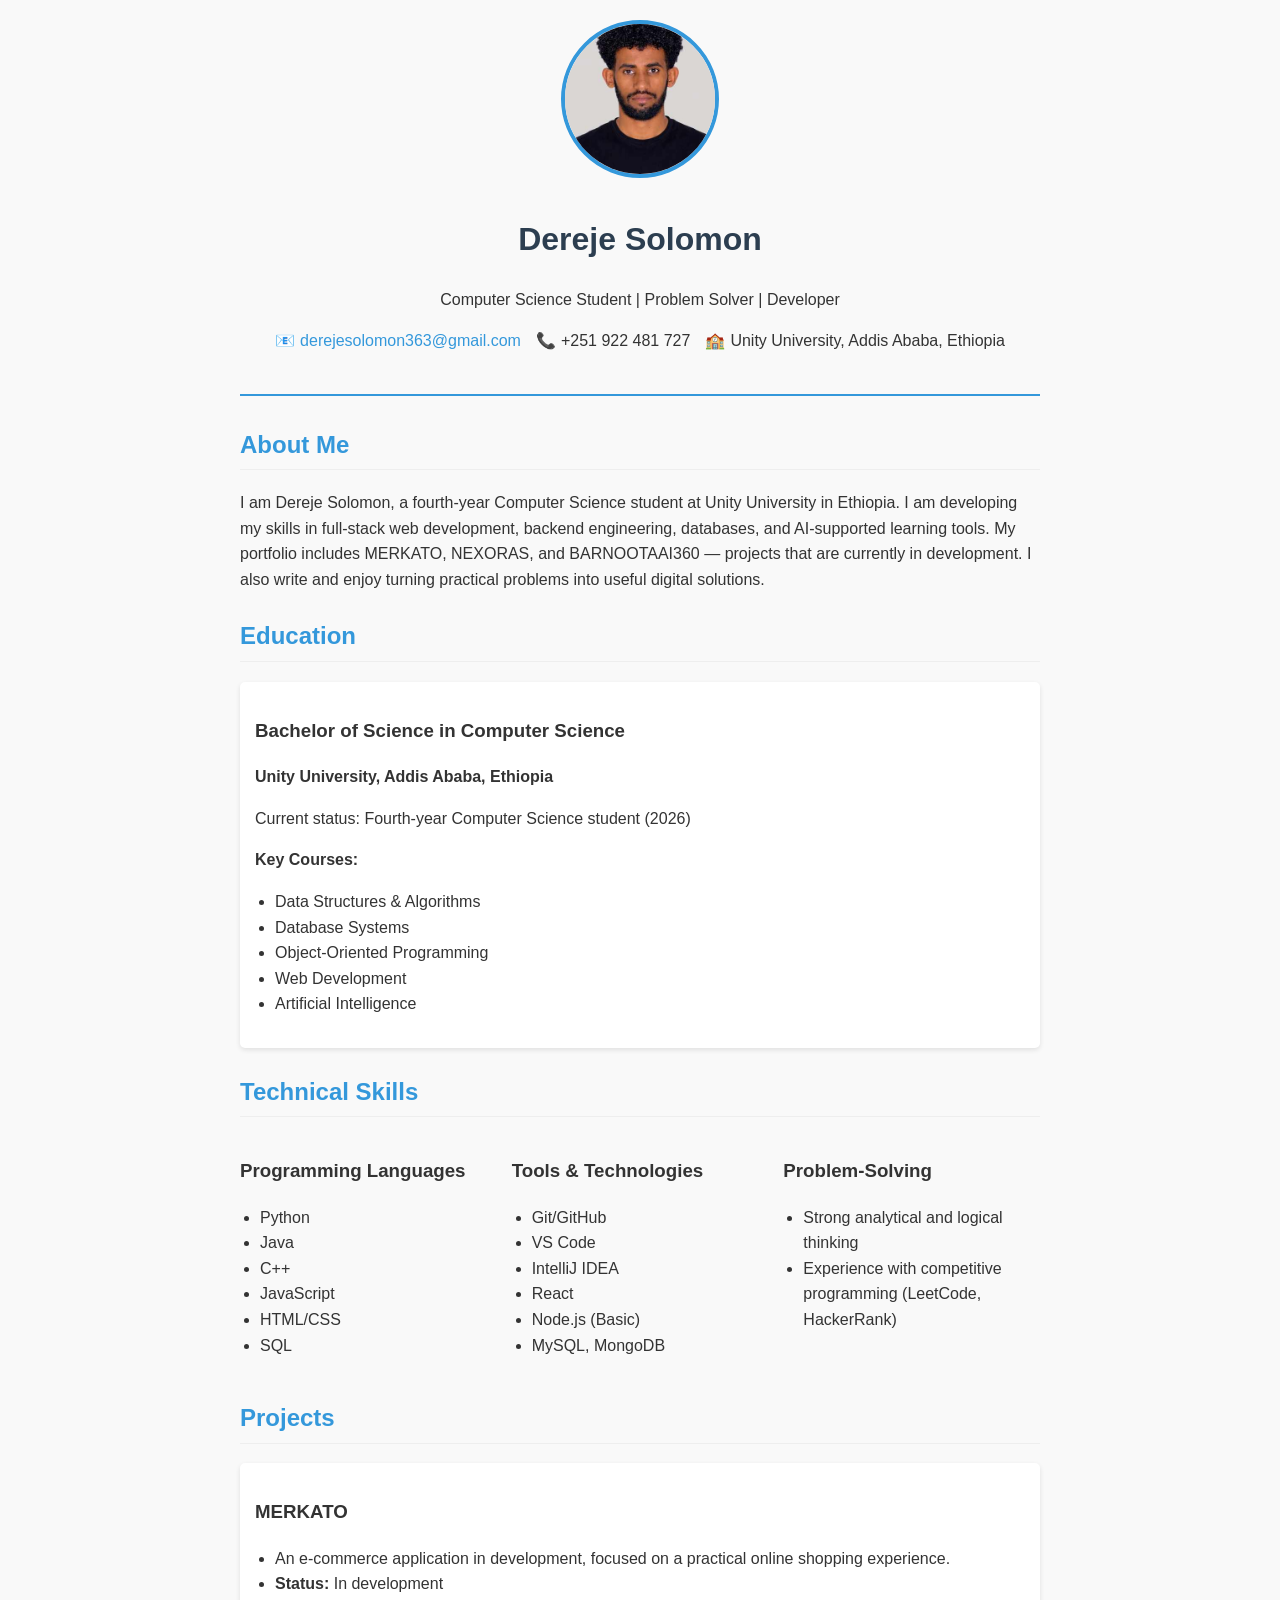
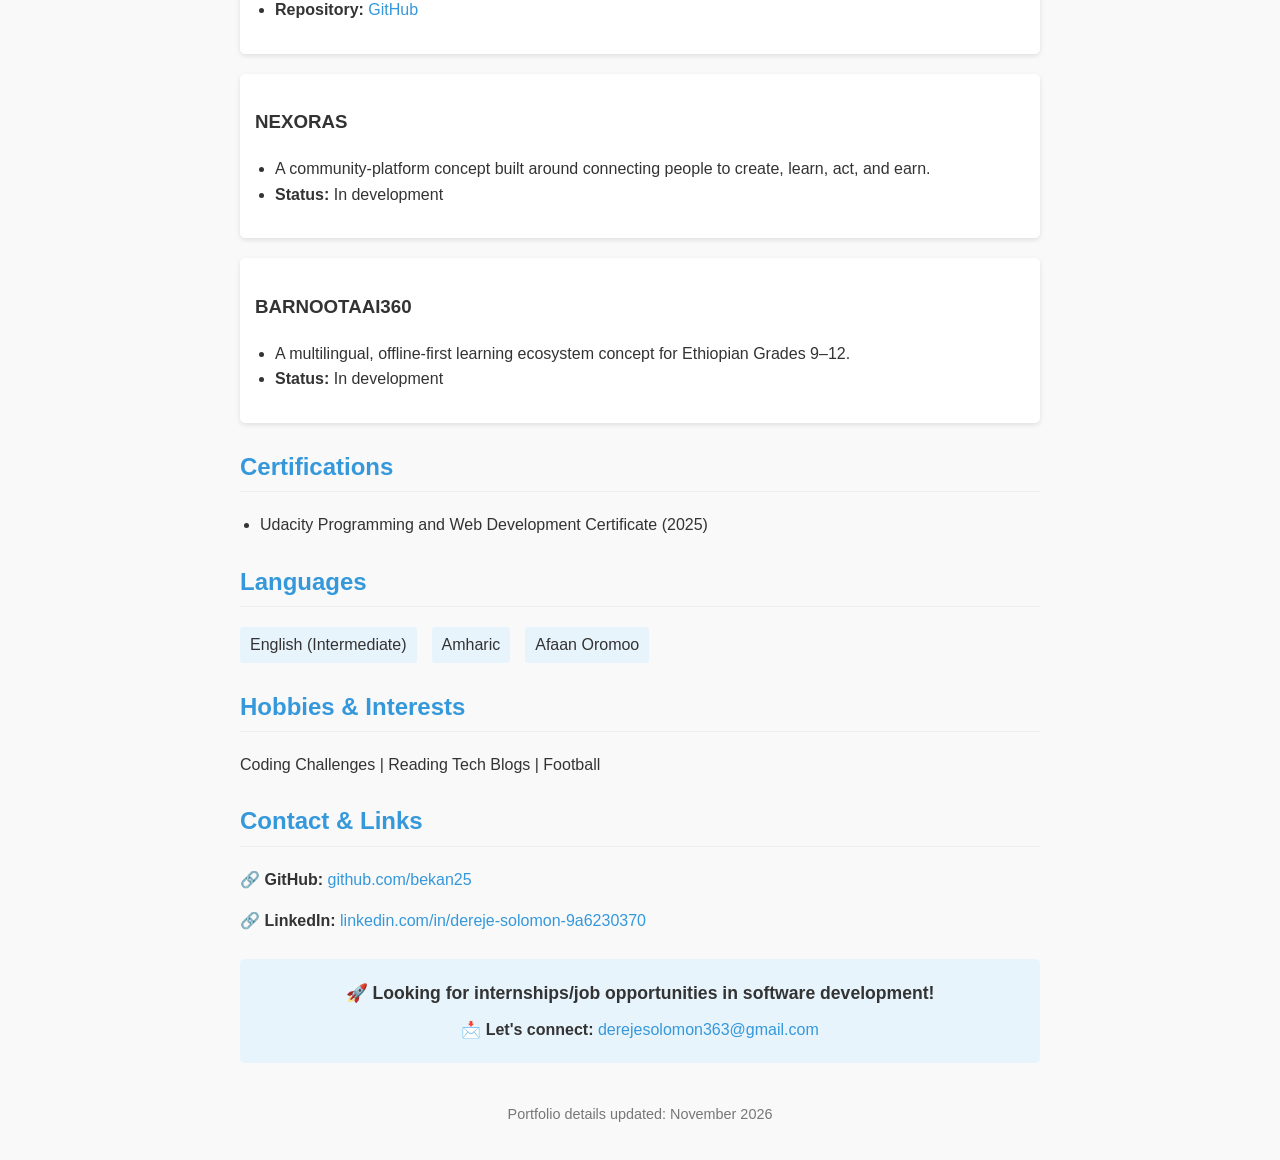
<file: dera.html>
<!DOCTYPE html>
<html lang="en">
<head>
    <meta charset="UTF-8">
    <meta name="viewport" content="width=device-width, initial-scale=1.0">
    <title>Dereje Solomon - Portfolio</title>
    <style>
        body {
            font-family: 'Segoe UI', Tahoma, Geneva, Verdana, sans-serif;
            line-height: 1.6;
            color: #333;
            max-width: 800px;
            margin: 0 auto;
            padding: 20px;
            background-color: #f9f9f9;
        }
        header {
            text-align: center;
            margin-bottom: 30px;
            border-bottom: 2px solid #3498db;
            padding-bottom: 20px;
            position: relative;
        }
        .profile {
            display: flex;
            flex-direction: column;
            align-items: center;
        }
        .profile-pic {
            width: 150px;
            height: 150px;
            border-radius: 50%;
            object-fit: cover;
            border: 4px solid #3498db;
            margin-bottom: 15px;
        }
        h1 {
            color: #2c3e50;
            margin-bottom: 5px;
        }
        h2 {
            color: #3498db;
            border-bottom: 1px solid #eee;
            padding-bottom: 5px;
            margin-top: 25px;
        }
        .contact-info {
            display: flex;
            justify-content: center;
            flex-wrap: wrap;
            gap: 15px;
            margin-bottom: 20px;
        }
        .contact-item {
            display: flex;
            align-items: center;
            gap: 5px;
        }
        .section {
            margin-bottom: 25px;
        }
        .project, .education-item {
            margin-bottom: 20px;
            padding: 15px;
            background-color: white;
            border-radius: 5px;
            box-shadow: 0 2px 5px rgba(0,0,0,0.1);
        }
        .skills {
            display: flex;
            flex-wrap: wrap;
            gap: 15px;
        }
        .skill-category {
            flex: 1;
            min-width: 200px;
        }
        ul {
            padding-left: 20px;
        }
        a {
            color: #3498db;
            text-decoration: none;
        }
        a:hover {
            text-decoration: underline;
        }
        .languages {
            display: flex;
            gap: 15px;
            flex-wrap: wrap;
        }
        .language {
            background-color: #e8f4fc;
            padding: 5px 10px;
            border-radius: 3px;
        }
        @media (max-width: 600px) {
            .profile-pic {
                width: 120px;
                height: 120px;
            }
            .contact-info {
                flex-direction: column;
                align-items: center;
            }
        }
    </style>
</head>
<body>
    <header>
        <div class="profile">
            <!-- Replace 'profile.jpg' with your actual photo file -->
            <img src="assets/profile.jpg" alt="Dereje Solomon" class="profile-pic">
            <h1>Dereje Solomon</h1>
            <p>Computer Science Student | Problem Solver | Developer</p>
        </div>
        <div class="contact-info">
            <div class="contact-item">
                <span>📧</span>
                <a href="mailto:derejesolomon363@gmail.com">derejesolomon363@gmail.com</a>
            </div>
            <div class="contact-item">
                <span>📞</span>
                <span>+251 922 481 727</span>
            </div>
            <div class="contact-item">
                <span>🏫</span>
                <span>Unity University, Addis Ababa, Ethiopia</span>
            </div>
        </div>
    </header>

    <section class="section">
        <h2>About Me</h2>
        <p>I am Dereje Solomon, a fourth-year Computer Science student at Unity University in Ethiopia. I am developing my skills in full-stack web development, backend engineering, databases, and AI-supported learning tools. My portfolio includes MERKATO, NEXORAS, and BARNOOTAAI360 — projects that are currently in development. I also write and enjoy turning practical problems into useful digital solutions.</p>
    </section>

    <section class="section">
        <h2>Education</h2>
        <div class="education-item">
            <h3>Bachelor of Science in Computer Science</h3>
            <p><strong>Unity University, Addis Ababa, Ethiopia</strong></p>
            <p>Current status: Fourth-year Computer Science student (2026)</p>
            <p><strong>Key Courses:</strong></p>
            <ul>
                <li>Data Structures & Algorithms</li>
                <li>Database Systems</li>
                <li>Object-Oriented Programming</li>
                <li>Web Development</li>
                <li>Artificial Intelligence</li>
            </ul>
        </div>
    </section>

    <section class="section">
        <h2>Technical Skills</h2>
        <div class="skills">
            <div class="skill-category">
                <h3>Programming Languages</h3>
                <ul>
                    <li>Python</li>
                    <li>Java</li>
                    <li>C++</li>
                    <li>JavaScript</li>
                    <li>HTML/CSS</li>
                    <li>SQL</li>
                </ul>
            </div>
            <div class="skill-category">
                <h3>Tools & Technologies</h3>
                <ul>
                    <li>Git/GitHub</li>
                    <li>VS Code</li>
                    <li>IntelliJ IDEA</li>
                    <li>React</li>
                    <li>Node.js (Basic)</li>
                    <li>MySQL, MongoDB</li>
                </ul>
            </div>
            <div class="skill-category">
                <h3>Problem-Solving</h3>
                <ul>
                    <li>Strong analytical and logical thinking</li>
                    <li>Experience with competitive programming (LeetCode, HackerRank)</li>
                </ul>
            </div>
        </div>
    </section>

    <section class="section">
        <h2>Projects</h2>
        <div class="project">
            <h3>MERKATO</h3>
            <ul>
                <li>An e-commerce application in development, focused on a practical online shopping experience.</li>
                <li><strong>Status:</strong> In development</li>
                <li><strong>Repository:</strong> <a href="https://github.com/bekan25/merkato" target="_blank" rel="noopener noreferrer">GitHub</a></li>
            </ul>
        </div>
        <div class="project">
            <h3>NEXORAS</h3>
            <ul>
                <li>A community-platform concept built around connecting people to create, learn, act, and earn.</li>
                <li><strong>Status:</strong> In development</li>
            </ul>
        </div>
        <div class="project">
            <h3>BARNOOTAAI360</h3>
            <ul>
                <li>A multilingual, offline-first learning ecosystem concept for Ethiopian Grades 9–12.</li>
                <li><strong>Status:</strong> In development</li>
            </ul>
        </div>
    </section>

    <section class="section">
        <h2>Certifications</h2>
        <ul>
            <li>Udacity Programming and Web Development Certificate (2025)</li>
        </ul>
    </section>

    <section class="section">
        <h2>Languages</h2>
        <div class="languages">
            <div class="language">English (Intermediate)</div>
            <div class="language">Amharic</div>
            <div class="language">Afaan Oromoo</div>
        </div>
    </section>

    <section class="section">
        <h2>Hobbies & Interests</h2>
        <p>Coding Challenges | Reading Tech Blogs | Football</p>
    </section>

    <section class="section">
        <h2>Contact & Links</h2>
        <p>🔗 <strong>GitHub:</strong> <a href="https://github.com/bekan25" target="_blank">github.com/bekan25</a></p>
        <p>🔗 <strong>LinkedIn:</strong> <a href="https://www.linkedin.com/in/dereje-solomon-9a6230370" target="_blank" rel="noopener noreferrer">linkedin.com/in/dereje-solomon-9a6230370</a></p>
    </section>

    <section class="section" style="text-align: center; padding: 20px; background-color: #e8f4fc; border-radius: 5px;">
        <p style="font-size: 1.1em; margin: 0;">🚀 <strong>Looking for internships/job opportunities in software development!</strong></p>
        <p style="margin: 10px 0 0;">📩 <strong>Let's connect:</strong> <a href="mailto:derejesolomon363@gmail.com">derejesolomon363@gmail.com</a></p>
    </section>

    <footer style="text-align: center; margin-top: 40px; color: #777; font-size: 0.9em;">
        <p>Portfolio details updated: November 2026</p>
    </footer>
</body>
</html>
</file>
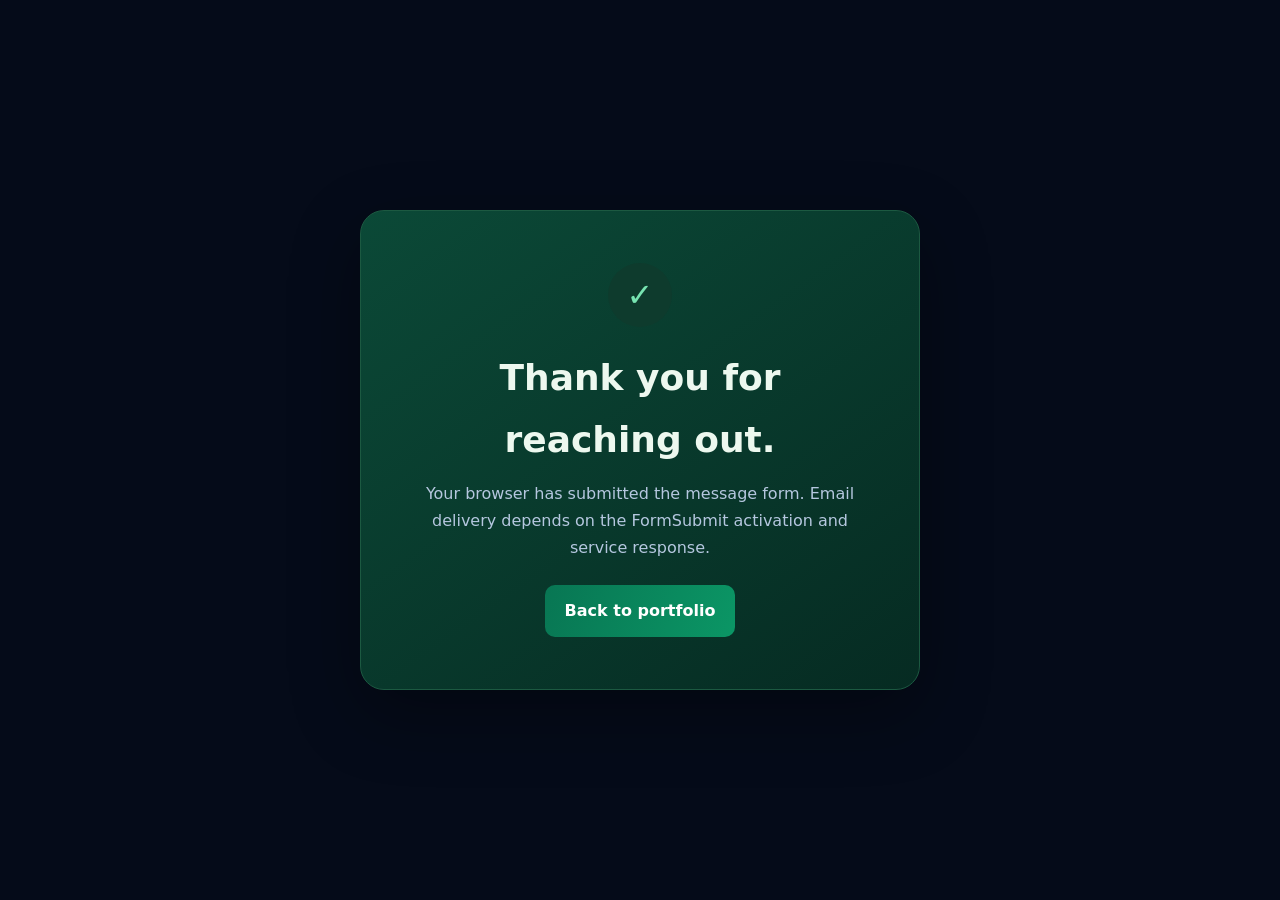
<file: message-sent.html>
<!doctype html>
<html lang="en">
<head>
<meta charset="utf-8">
<meta name="viewport" content="width=device-width, initial-scale=1">
<meta name="theme-color" content="#041e18">
<meta name="robots" content="noindex,follow">
<title>Message sent | Dereje Solomon</title>
<style>
*{box-sizing:border-box}body{margin:0;min-height:100vh;display:grid;place-items:center;padding:24px;background:#050b19;color:#edf8ef;font:16px/1.7 system-ui,sans-serif;text-align:center}
main{width:min(100%,560px);padding:clamp(28px,6vw,52px);border:1px solid #1c5941;border-radius:24px;background:linear-gradient(145deg,#0b4937,#062b22);box-shadow:0 24px 70px #0005}
.mark{width:64px;height:64px;margin:0 auto 20px;display:grid;place-items:center;border-radius:50%;background:#0e3b2d;color:#77e4b1;font-size:32px}
h1{margin:0 0 10px;font-size:clamp(26px,5vw,36px)}p{color:#b5c7df;margin:0 0 24px}
a{display:inline-block;padding:12px 20px;border-radius:10px;background:linear-gradient(110deg,#087653,#0b9665);color:white;text-decoration:none;font-weight:700}
</style>
</head>
<body><main><div class="mark" aria-hidden="true">✓</div><h1>Thank you for reaching out.</h1><p>Your browser has submitted the message form. Email delivery depends on the FormSubmit activation and service response.</p><a href="/">Back to portfolio</a></main></body>
</html>
</file>
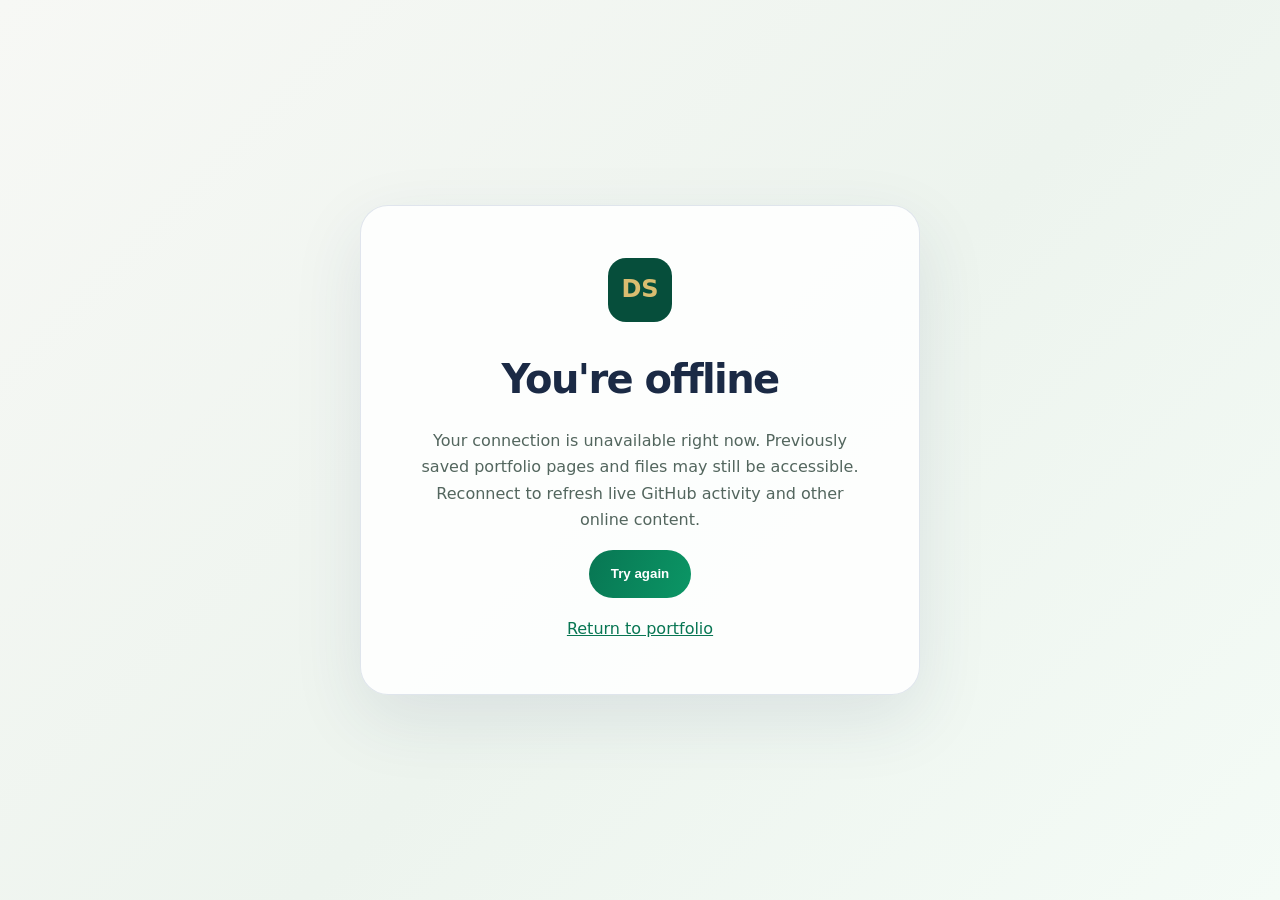
<file: offline.html>
<!doctype html>
<html lang="en">
<head>
<meta charset="utf-8">
<meta name="viewport" content="width=device-width,initial-scale=1">
<meta name="theme-color" content="#ffffff">
<title>You're offline | Dereje Solomon</title>
<style>
*{box-sizing:border-box}
body{margin:0;min-height:100vh;display:grid;place-items:center;padding:24px;background:linear-gradient(135deg,#f7f8f5,#edf4ee 55%,#f4fbf6);color:#1b2a45;font:16px/1.65 system-ui,-apple-system,Segoe UI,sans-serif}
main{width:min(560px,100%);padding:clamp(28px,6vw,52px);border:1px solid rgba(91,116,158,.18);border-radius:28px;background:rgba(255,255,255,.84);box-shadow:0 24px 70px rgba(35,58,99,.1);text-align:center}
.mark{width:64px;height:64px;display:grid;place-items:center;margin:0 auto 24px;border-radius:18px;background:#064e3b;color:#d9bd70;font-weight:800;font-size:24px}
h1{margin:0 0 12px;font-size:clamp(28px,6vw,40px);letter-spacing:-.04em}
p{color:#53665e}
button{min-height:48px;padding:12px 22px;border:0;border-radius:999px;background:linear-gradient(110deg,#087653,#0b9665);color:#fff;font-weight:700;cursor:pointer}
a{display:inline-block;margin-top:18px;color:#087653}
</style>
</head>
<body>
<main>
<div class="mark" aria-hidden="true">DS</div>
<h1>You're offline</h1>
<p>Your connection is unavailable right now. Previously saved portfolio pages and files may still be accessible. Reconnect to refresh live GitHub activity and other online content.</p>
<button type="button" onclick="location.reload()">Try again</button>
<br><a href="/">Return to portfolio</a>
</main>
</body>
</html>
</file>
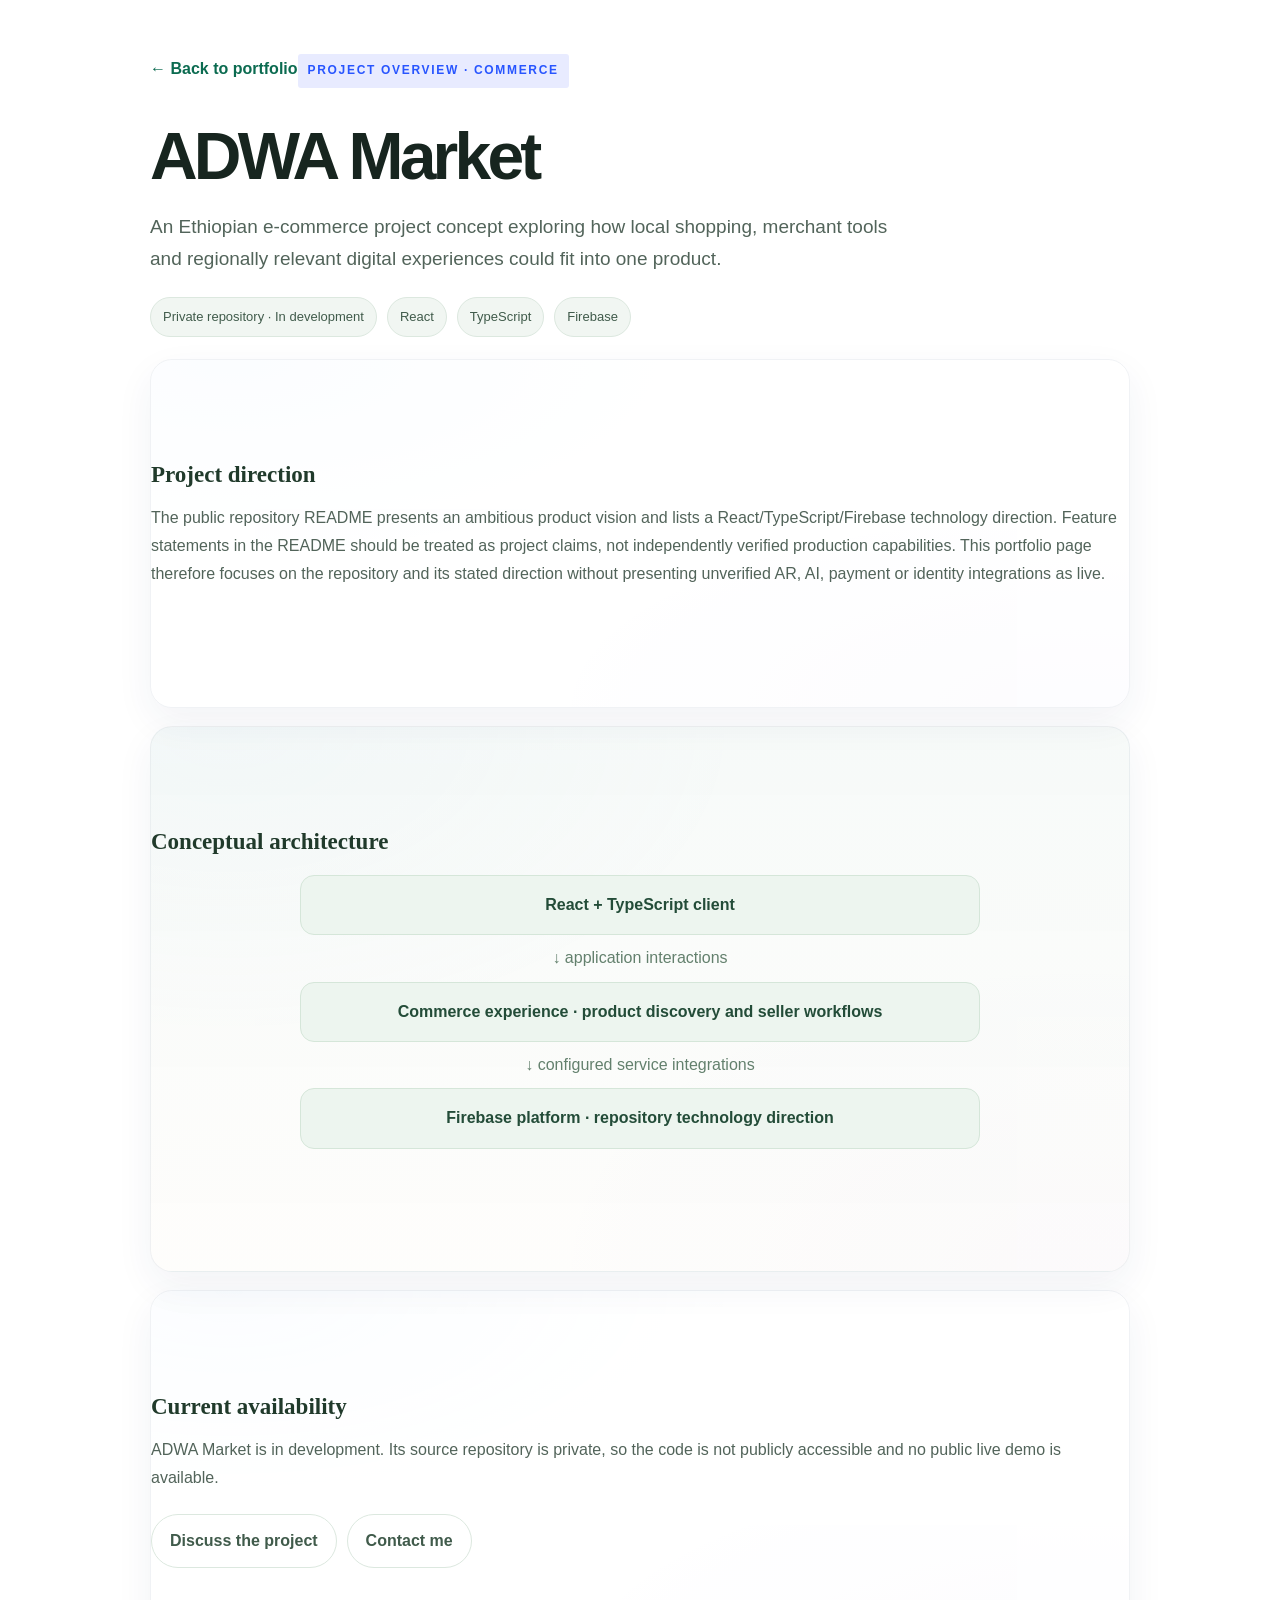
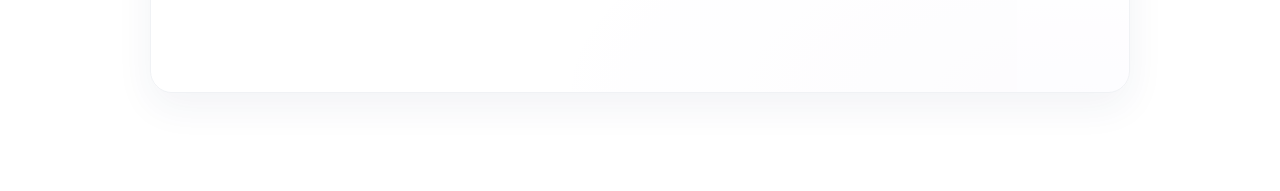
<file: projects/adwa-market.html>
<!doctype html>
<html lang="en"><head><meta charset="utf-8"><meta name="viewport" content="width=device-width,initial-scale=1"><meta name="description" content="ADWA Market project overview and repository link by Dereje Solomon."><meta name="theme-color" content="#ffffff"><link rel="canonical" href="https://bekan25.github.io/projects/adwa-market.html"><meta property="og:title" content="ADWA Market | Project Overview — Dereje Solomon"><meta property="og:description" content="An Ethiopian e-commerce project concept exploring local commerce experiences."><meta property="og:type" content="article"><title>ADWA Market | Project Overview — Dereje Solomon</title><link rel="icon" href="../assets/favicon.svg" type="image/svg+xml"><link rel="stylesheet" href="../assets/css/portfolio.css"><link rel="stylesheet" href="../assets/css/premium.css"><style>
.case-page{width:min(980px,calc(100% - 36px));margin:auto;padding:54px 0 80px}.back{display:inline-flex;margin-bottom:28px;color:#0B6B50;font-weight:700;text-decoration:none}.eyebrow{color:#0B6B50;font-weight:800;letter-spacing:.12em;text-transform:uppercase;font-size:12px}.case-page h1{font:800 clamp(38px,7vw,66px)/1.05 Manrope,sans-serif;color:#17251f;margin:12px 0}.intro{font-size:19px;line-height:1.7;color:#52645a;max-width:760px}.meta,.tag-list,.actions{display:flex;gap:10px;flex-wrap:wrap;margin:22px 0}.meta span,.tag{border:1px solid #dce8df;background:#f1f6f2;color:#405b4b;border-radius:999px;padding:8px 12px;font-size:13px}.panel{background:rgba(255,255,255,.84);border:1px solid rgba(94,119,162,.16);border-radius:22px;padding:clamp(20px,4vw,32px);margin:18px 0;box-shadow:0 14px 38px rgba(35,58,99,.06)}.panel h2{font:800 23px Manrope;color:#203a2b;margin:0 0 14px}.panel p,.panel li{color:#52645a;line-height:1.75}.diagram{display:grid;gap:10px;max-width:680px;margin:20px auto}.node{padding:16px;border-radius:14px;text-align:center;background:#edf5ef;border:1px solid #d5e6d9;color:#234c38;font-weight:700}.arrow{text-align:center;color:#63806d}.cols{display:grid;grid-template-columns:repeat(3,1fr);gap:10px}.cols .node{font-size:13px}.actions a{padding:13px 18px;border-radius:999px;text-decoration:none;font-weight:700}.primary{background:linear-gradient(110deg,#0B6B50,#B28A3B);color:white}.secondary{background:white;border:1px solid #dce8df;color:#405b4b}.notice{font-size:14px;color:#607768}@media(max-width:640px){.cols{grid-template-columns:1fr}.case-page{padding-top:32px}}
</style></head><body><main class="case-page"><a class="back" href="../index.html#projects">← Back to portfolio</a><div class="eyebrow">Project overview · Commerce</div><h1>ADWA Market</h1><p class="intro">An Ethiopian e-commerce project concept exploring how local shopping, merchant tools and regionally relevant digital experiences could fit into one product.</p><div class="meta"><span>Private repository · In development</span><span>React</span><span>TypeScript</span><span>Firebase</span></div>
<section class="panel"><h2>Project direction</h2><p>The public repository README presents an ambitious product vision and lists a React/TypeScript/Firebase technology direction. Feature statements in the README should be treated as project claims, not independently verified production capabilities. This portfolio page therefore focuses on the repository and its stated direction without presenting unverified AR, AI, payment or identity integrations as live.</p></section>
<section class="panel"><h2>Conceptual architecture</h2><div class="diagram" role="img" aria-label="Conceptual architecture: React and TypeScript client, application services, Firebase platform"><div class="node">React + TypeScript client</div><div class="arrow">↓ application interactions</div><div class="node">Commerce experience · product discovery and seller workflows</div><div class="arrow">↓ configured service integrations</div><div class="node">Firebase platform · repository technology direction</div></div></section>
<section class="panel"><h2>Current availability</h2><p>ADWA Market is in development. Its source repository is private, so the code is not publicly accessible and no public live demo is available.</p><div class="actions"><a class="secondary" href="mailto:derejesolomon363@gmail.com?subject=ADWA%20Market%20project">Discuss the project</a><a class="secondary" href="../index.html#contact">Contact me</a></div></section></main></body></html>
</file>
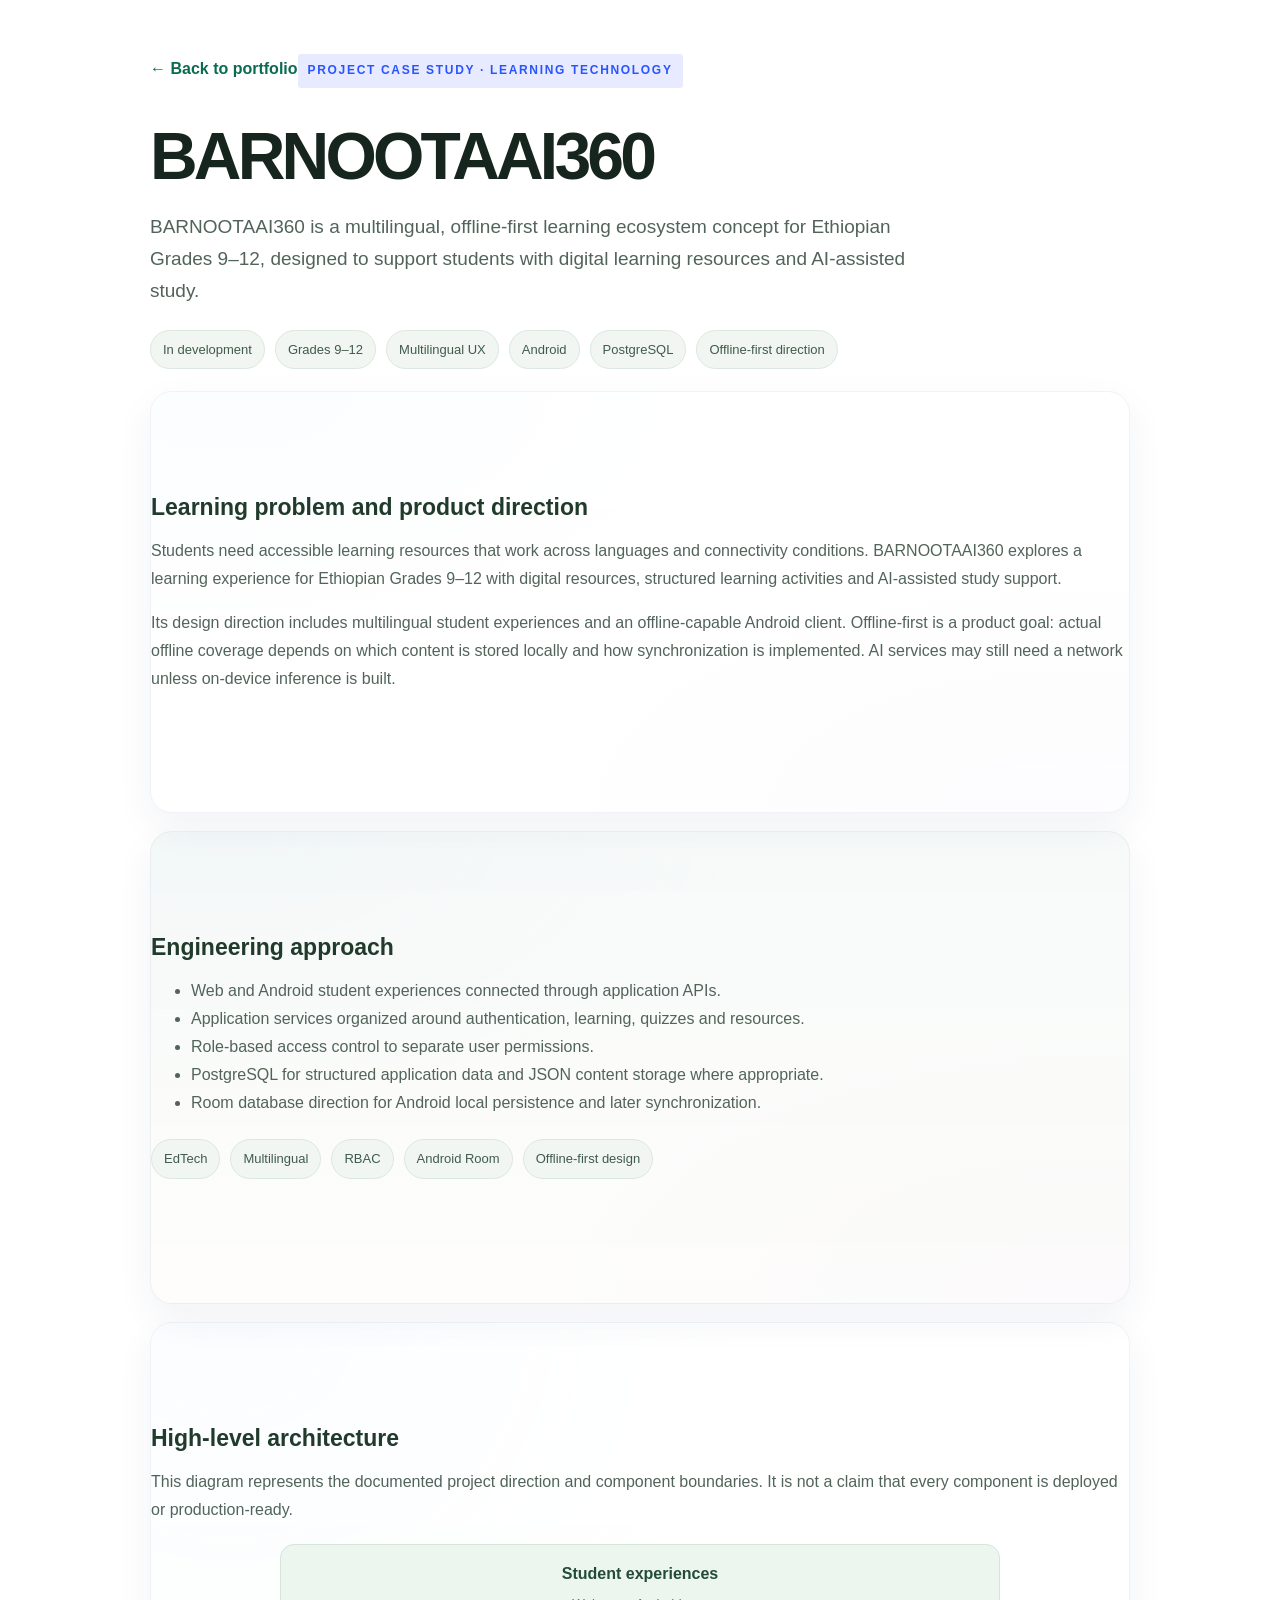
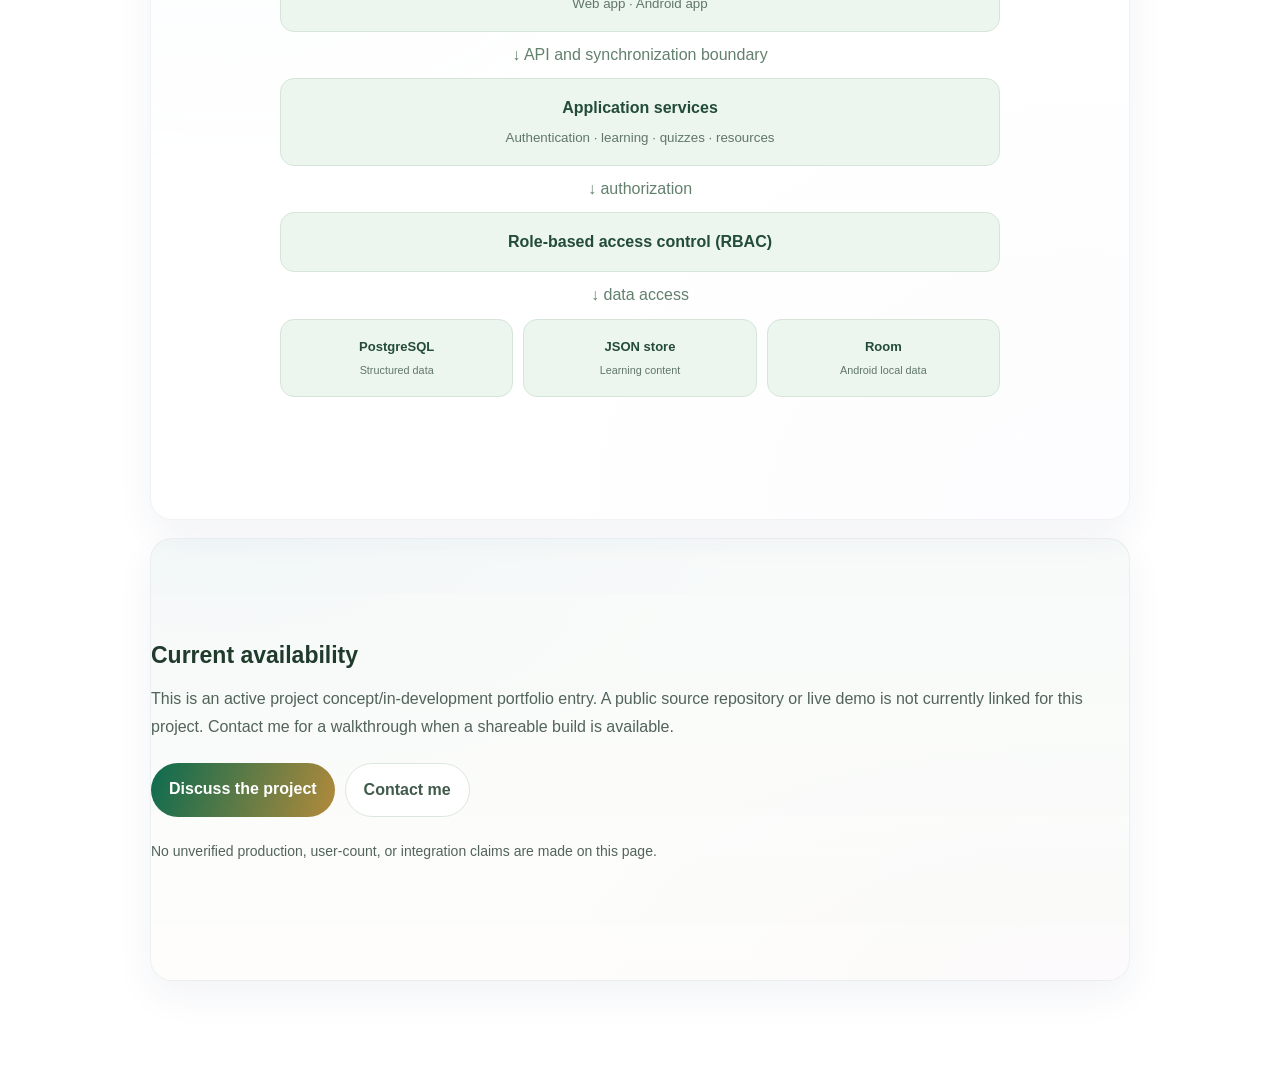
<file: projects/barnootaai360.html>
<!doctype html>
<html lang="en"><head><meta charset="utf-8"><meta name="viewport" content="width=device-width,initial-scale=1"><meta name="description" content="BARNOOTAAI360 is a multilingual, offline-first learning ecosystem concept for Ethiopian Grades 9–12, designed to support students with digital learning resources and AI-assisted study."><meta name="theme-color" content="#ffffff"><link rel="canonical" href="https://bekan25.github.io/projects/barnootaai360.html"><meta property="og:title" content="BARNOOTAAI360 | Project Case Study — Dereje Solomon"><meta property="og:description" content="BARNOOTAAI360 is a multilingual, offline-first learning ecosystem concept for Ethiopian Grades 9–12, designed to support students with digital learning resources and AI-assisted study."><meta property="og:type" content="article"><meta name="twitter:card" content="summary"><meta name="twitter:title" content="BARNOOTAAI360 | Dereje Solomon"><meta name="twitter:description" content="BARNOOTAAI360 is a multilingual, offline-first learning ecosystem concept for Ethiopian Grades 9–12, designed to support students with digital learning resources and AI-assisted study."><title>BARNOOTAAI360 | Project Case Study — Dereje Solomon</title><link rel="icon" href="../assets/favicon.svg" type="image/svg+xml"><link rel="stylesheet" href="../assets/css/portfolio.css"><link rel="stylesheet" href="../assets/css/premium.css"><style>
.case-page{width:min(980px,calc(100% - 36px));margin:0 auto;padding:54px 0 80px}.back{display:inline-flex;margin-bottom:28px;color:#0B6B50;font-weight:700;text-decoration:none}.eyebrow{color:#0B6B50;font-weight:800;letter-spacing:.12em;text-transform:uppercase;font-size:12px}.case-page h1{font:800 clamp(38px,7vw,66px)/1.05 Manrope,sans-serif;color:#17251f;margin:12px 0}.intro{font-size:19px;line-height:1.7;color:#52645a;max-width:760px}.meta,.tags,.actions{display:flex;gap:10px;flex-wrap:wrap;margin:22px 0}.meta span,.tag{border:1px solid #dce8df;background:#f1f6f2;color:#405b4b;border-radius:999px;padding:8px 12px;font-size:13px}.panel{background:rgba(255,255,255,.84);border:1px solid rgba(94,119,162,.16);border-radius:22px;padding:clamp(20px,4vw,32px);margin:18px 0;box-shadow:0 14px 38px rgba(35,58,99,.06)}.panel h2{font:800 23px Manrope,sans-serif;color:#203a2b;margin:0 0 14px}.panel p,.panel li{color:#52645a;line-height:1.75}.diagram{display:grid;gap:10px;max-width:720px;margin:20px auto}.node{padding:16px;border-radius:14px;text-align:center;background:#edf5ef;border:1px solid #d5e6d9;color:#234c38;font-weight:700}.node small{display:block;font-weight:500;color:#607768;margin-top:5px}.arrow{text-align:center;color:#63806d}.cols{display:grid;grid-template-columns:repeat(3,1fr);gap:10px}.cols .node{font-size:13px}.actions a{padding:13px 18px;border-radius:999px;text-decoration:none;font-weight:700}.primary{background:linear-gradient(110deg,#0B6B50,#B28A3B);color:white}.secondary{background:white;border:1px solid #dce8df;color:#405b4b}.notice{font-size:14px;color:#607768}@media(max-width:640px){.cols{grid-template-columns:1fr}.case-page{padding-top:32px}}
</style></head><body><main class="case-page"><a class="back" href="../index.html#projects">← Back to portfolio</a><div class="eyebrow">Project case study · Learning technology</div><h1>BARNOOTAAI360</h1><p class="intro">BARNOOTAAI360 is a multilingual, offline-first learning ecosystem concept for Ethiopian Grades 9–12, designed to support students with digital learning resources and AI-assisted study.</p><div class="meta"><span>In development</span><span>Grades 9–12</span><span>Multilingual UX</span><span>Android</span><span>PostgreSQL</span><span>Offline-first direction</span></div><section class="panel"><h2>Learning problem and product direction</h2><p>Students need accessible learning resources that work across languages and connectivity conditions. BARNOOTAAI360 explores a learning experience for Ethiopian Grades 9–12 with digital resources, structured learning activities and AI-assisted study support.</p><p>Its design direction includes multilingual student experiences and an offline-capable Android client. Offline-first is a product goal: actual offline coverage depends on which content is stored locally and how synchronization is implemented. AI services may still need a network unless on-device inference is built.</p></section><section class="panel"><h2>Engineering approach</h2><ul><li>Web and Android student experiences connected through application APIs.</li><li>Application services organized around authentication, learning, quizzes and resources.</li><li>Role-based access control to separate user permissions.</li><li>PostgreSQL for structured application data and JSON content storage where appropriate.</li><li>Room database direction for Android local persistence and later synchronization.</li></ul><div class="tags"><span class="tag">EdTech</span><span class="tag">Multilingual</span><span class="tag">RBAC</span><span class="tag">Android Room</span><span class="tag">Offline-first design</span></div></section><section class="panel"><h2>High-level architecture</h2><p>This diagram represents the documented project direction and component boundaries. It is not a claim that every component is deployed or production-ready.</p><div class="diagram"><div class="node">Student experiences <small>Web app · Android app</small></div><div class="arrow">↓ API and synchronization boundary</div><div class="node">Application services <small>Authentication · learning · quizzes · resources</small></div><div class="arrow">↓ authorization</div><div class="node">Role-based access control (RBAC)</div><div class="arrow">↓ data access</div><div class="cols"><div class="node">PostgreSQL<small>Structured data</small></div><div class="node">JSON store<small>Learning content</small></div><div class="node">Room<small>Android local data</small></div></div></div></section><section class="panel"><h2>Current availability</h2><p>This is an active project concept/in-development portfolio entry. A public source repository or live demo is not currently linked for this project. Contact me for a walkthrough when a shareable build is available.</p><div class="actions"><a class="primary" href="mailto:derejesolomon363@gmail.com?subject=BARNOOTAAI360%20project%20discussion">Discuss the project</a><a class="secondary" href="../index.html#contact">Contact me</a></div><p class="notice">No unverified production, user-count, or integration claims are made on this page.</p></section></main></body></html>
</file>
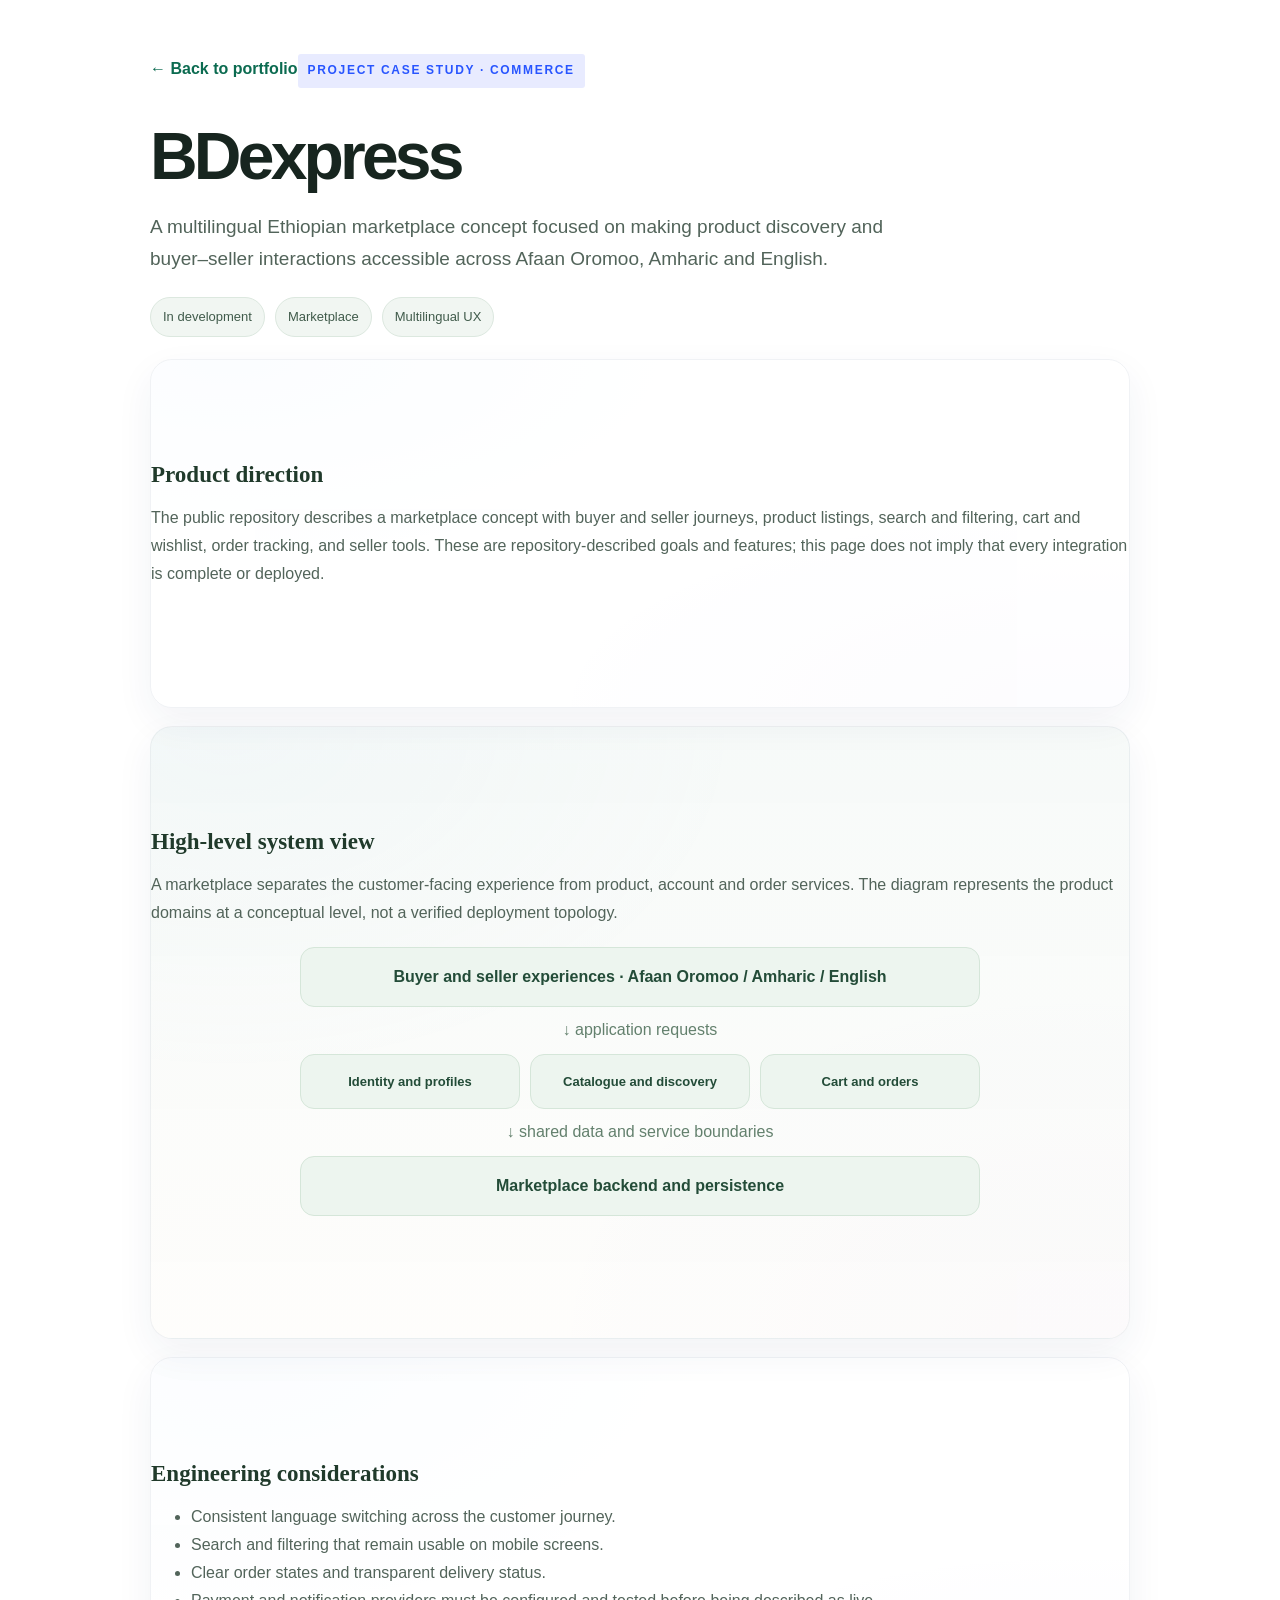
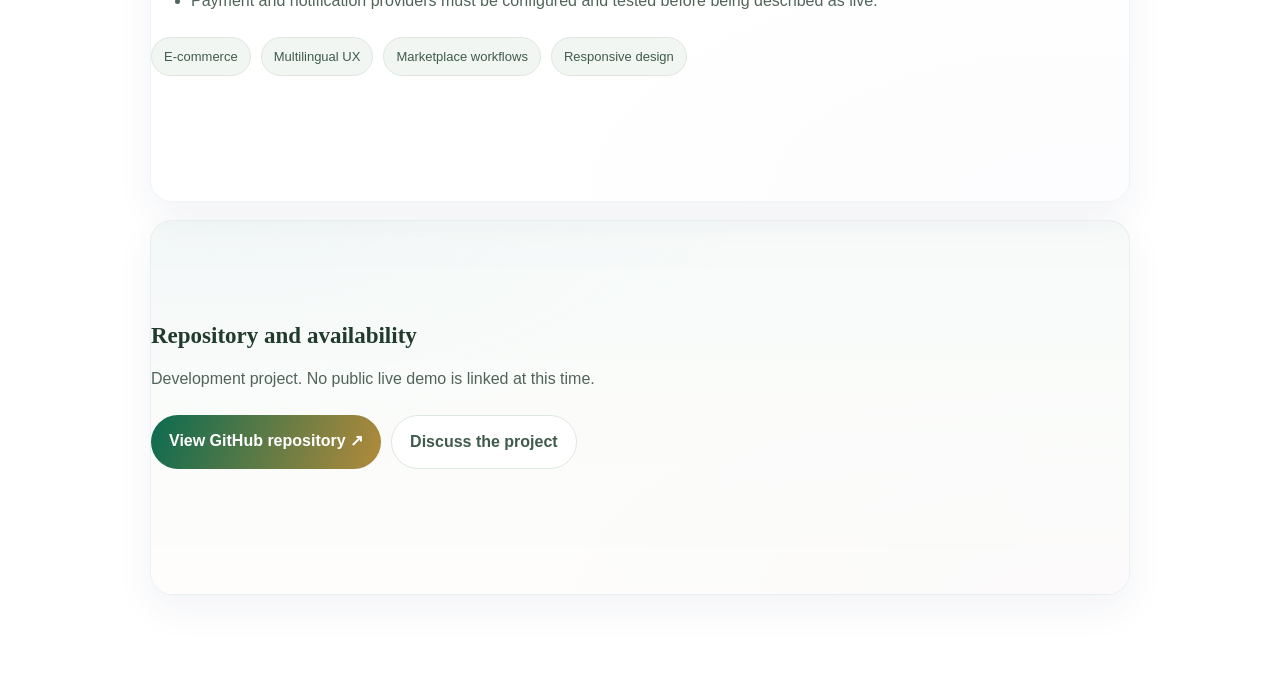
<file: projects/bdexpress.html>
<!doctype html>
<html lang="en"><head><meta charset="utf-8"><meta name="viewport" content="width=device-width,initial-scale=1"><meta name="description" content="BDexpress project case study: a multilingual Ethiopian marketplace concept."><meta name="theme-color" content="#ffffff"><link rel="canonical" href="https://bekan25.github.io/projects/bdexpress.html"><meta property="og:title" content="BDexpress | Project Case Study — Dereje Solomon"><meta property="og:description" content="A multilingual marketplace project for Ethiopian buyers and sellers."><meta property="og:type" content="article"><title>BDexpress | Project Case Study — Dereje Solomon</title><link rel="icon" href="../assets/favicon.svg" type="image/svg+xml"><link rel="stylesheet" href="../assets/css/portfolio.css"><link rel="stylesheet" href="../assets/css/premium.css"><style>
.case-page{width:min(980px,calc(100% - 36px));margin:auto;padding:54px 0 80px}.back{display:inline-flex;margin-bottom:28px;color:#0B6B50;font-weight:700;text-decoration:none}.eyebrow{color:#0B6B50;font-weight:800;letter-spacing:.12em;text-transform:uppercase;font-size:12px}.case-page h1{font:800 clamp(38px,7vw,66px)/1.05 Manrope,sans-serif;color:#17251f;margin:12px 0}.intro{font-size:19px;line-height:1.7;color:#52645a;max-width:760px}.meta,.tag-list,.actions{display:flex;gap:10px;flex-wrap:wrap;margin:22px 0}.meta span,.tag{border:1px solid #dce8df;background:#f1f6f2;color:#405b4b;border-radius:999px;padding:8px 12px;font-size:13px}.panel{background:rgba(255,255,255,.84);border:1px solid rgba(94,119,162,.16);border-radius:22px;padding:clamp(20px,4vw,32px);margin:18px 0;box-shadow:0 14px 38px rgba(35,58,99,.06)}.panel h2{font:800 23px Manrope;color:#203a2b;margin:0 0 14px}.panel p,.panel li{color:#52645a;line-height:1.75}.diagram{display:grid;gap:10px;max-width:680px;margin:20px auto}.node{padding:16px;border-radius:14px;text-align:center;background:#edf5ef;border:1px solid #d5e6d9;color:#234c38;font-weight:700}.arrow{text-align:center;color:#63806d}.cols{display:grid;grid-template-columns:repeat(3,1fr);gap:10px}.cols .node{font-size:13px}.actions a{padding:13px 18px;border-radius:999px;text-decoration:none;font-weight:700}.primary{background:linear-gradient(110deg,#0B6B50,#B28A3B);color:white}.secondary{background:white;border:1px solid #dce8df;color:#405b4b}.notice{font-size:14px;color:#607768}@media(max-width:640px){.cols{grid-template-columns:1fr}.case-page{padding-top:32px}}
</style></head><body><main class="case-page"><a class="back" href="../index.html#projects">← Back to portfolio</a><div class="eyebrow">Project case study · Commerce</div><h1>BDexpress</h1><p class="intro">A multilingual Ethiopian marketplace concept focused on making product discovery and buyer–seller interactions accessible across Afaan Oromoo, Amharic and English.</p><div class="meta"><span>In development</span><span>Marketplace</span><span>Multilingual UX</span></div>
<section class="panel"><h2>Product direction</h2><p>The public repository describes a marketplace concept with buyer and seller journeys, product listings, search and filtering, cart and wishlist, order tracking, and seller tools. These are repository-described goals and features; this page does not imply that every integration is complete or deployed.</p></section>
<section class="panel"><h2>High-level system view</h2><p>A marketplace separates the customer-facing experience from product, account and order services. The diagram represents the product domains at a conceptual level, not a verified deployment topology.</p><div class="diagram" role="img" aria-label="Conceptual BDexpress marketplace architecture"><div class="node">Buyer and seller experiences · Afaan Oromoo / Amharic / English</div><div class="arrow">↓ application requests</div><div class="cols"><div class="node">Identity and profiles</div><div class="node">Catalogue and discovery</div><div class="node">Cart and orders</div></div><div class="arrow">↓ shared data and service boundaries</div><div class="node">Marketplace backend and persistence</div></div></section>
<section class="panel"><h2>Engineering considerations</h2><ul><li>Consistent language switching across the customer journey.</li><li>Search and filtering that remain usable on mobile screens.</li><li>Clear order states and transparent delivery status.</li><li>Payment and notification providers must be configured and tested before being described as live.</li></ul><div class="tag-list"><span class="tag">E-commerce</span><span class="tag">Multilingual UX</span><span class="tag">Marketplace workflows</span><span class="tag">Responsive design</span></div></section>
<section class="panel"><h2>Repository and availability</h2><p>Development project. No public live demo is linked at this time.</p><div class="actions"><a class="primary" href="https://github.com/bekan25/BDespress" target="_blank" rel="noopener noreferrer">View GitHub repository ↗</a><a class="secondary" href="mailto:derejesolomon363@gmail.com?subject=BDexpress%20project%20discussion">Discuss the project</a></div></section></main></body></html>
</file>
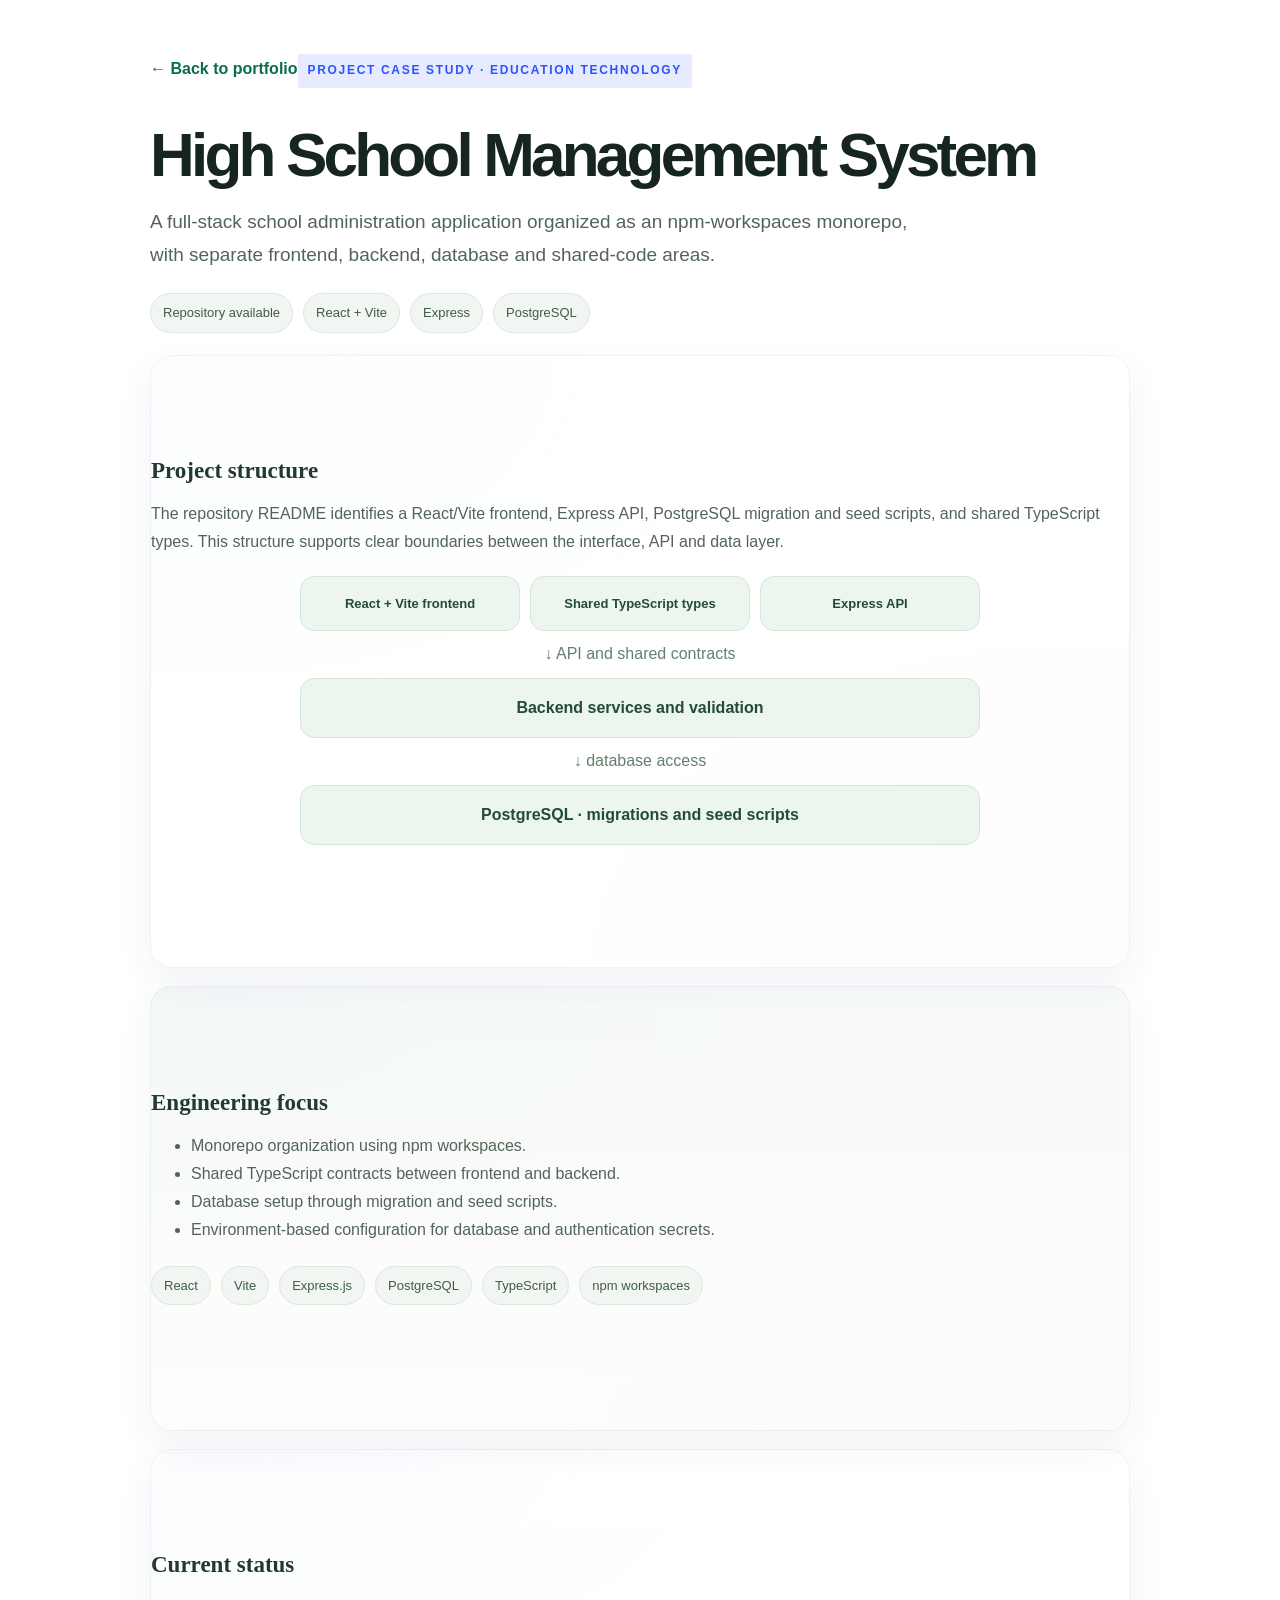
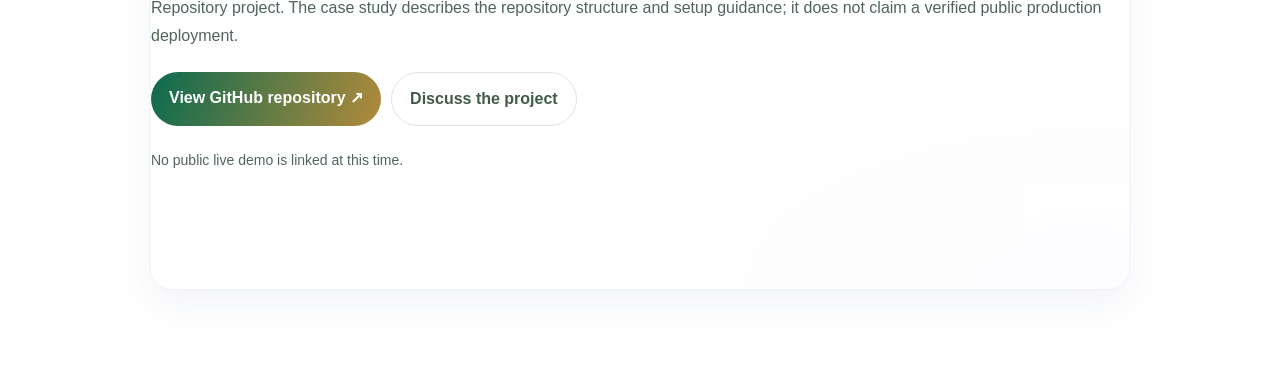
<file: projects/high-school-management.html>
<!doctype html>
<html lang="en"><head><meta charset="utf-8"><meta name="viewport" content="width=device-width,initial-scale=1"><meta name="description" content="High School Management System project case study by Dereje Solomon."><meta name="theme-color" content="#ffffff"><link rel="canonical" href="https://bekan25.github.io/projects/high-school-management.html"><meta property="og:title" content="High School Management System | Dereje Solomon"><meta property="og:description" content="A full-stack school administration project organized as a monorepo."><meta property="og:type" content="article"><title>High School Management System | Dereje Solomon</title><link rel="icon" href="../assets/favicon.svg" type="image/svg+xml"><link rel="stylesheet" href="../assets/css/portfolio.css"><link rel="stylesheet" href="../assets/css/premium.css"><style>
.case-page{width:min(980px,calc(100% - 36px));margin:auto;padding:54px 0 80px}.back{display:inline-flex;margin-bottom:28px;color:#0B6B50;font-weight:700;text-decoration:none}.eyebrow{color:#0B6B50;font-weight:800;letter-spacing:.12em;text-transform:uppercase;font-size:12px}.case-page h1{font:800 clamp(36px,7vw,62px)/1.05 Manrope,sans-serif;color:#17251f;margin:12px 0}.intro{font-size:19px;line-height:1.7;color:#52645a;max-width:760px}.meta,.tag-list,.actions{display:flex;gap:10px;flex-wrap:wrap;margin:22px 0}.meta span,.tag{border:1px solid #dce8df;background:#f1f6f2;color:#405b4b;border-radius:999px;padding:8px 12px;font-size:13px}.panel{background:rgba(255,255,255,.84);border:1px solid rgba(94,119,162,.16);border-radius:22px;padding:clamp(20px,4vw,32px);margin:18px 0;box-shadow:0 14px 38px rgba(35,58,99,.06)}.panel h2{font:800 23px Manrope;color:#203a2b;margin:0 0 14px}.panel p,.panel li{color:#52645a;line-height:1.75}.diagram{display:grid;gap:10px;max-width:680px;margin:20px auto}.node{padding:16px;border-radius:14px;text-align:center;background:#edf5ef;border:1px solid #d5e6d9;color:#234c38;font-weight:700}.arrow{text-align:center;color:#63806d}.cols{display:grid;grid-template-columns:repeat(3,1fr);gap:10px}.cols .node{font-size:13px}.actions a{padding:13px 18px;border-radius:999px;text-decoration:none;font-weight:700}.primary{background:linear-gradient(110deg,#0B6B50,#B28A3B);color:white}.secondary{background:white;border:1px solid #dce8df;color:#405b4b}.notice{font-size:14px;color:#607768}@media(max-width:640px){.cols{grid-template-columns:1fr}.case-page{padding-top:32px}}
</style></head><body><main class="case-page"><a class="back" href="../index.html#projects">← Back to portfolio</a><div class="eyebrow">Project case study · Education technology</div><h1>High School Management System</h1><p class="intro">A full-stack school administration application organized as an npm-workspaces monorepo, with separate frontend, backend, database and shared-code areas.</p><div class="meta"><span>Repository available</span><span>React + Vite</span><span>Express</span><span>PostgreSQL</span></div>
<section class="panel"><h2>Project structure</h2><p>The repository README identifies a React/Vite frontend, Express API, PostgreSQL migration and seed scripts, and shared TypeScript types. This structure supports clear boundaries between the interface, API and data layer.</p><div class="diagram" role="img" aria-label="Monorepo architecture: React Vite frontend and shared types connect to Express API and PostgreSQL database"><div class="cols"><div class="node">React + Vite frontend</div><div class="node">Shared TypeScript types</div><div class="node">Express API</div></div><div class="arrow">↓ API and shared contracts</div><div class="node">Backend services and validation</div><div class="arrow">↓ database access</div><div class="node">PostgreSQL · migrations and seed scripts</div></div></section>
<section class="panel"><h2>Engineering focus</h2><ul><li>Monorepo organization using npm workspaces.</li><li>Shared TypeScript contracts between frontend and backend.</li><li>Database setup through migration and seed scripts.</li><li>Environment-based configuration for database and authentication secrets.</li></ul><div class="tag-list"><span class="tag">React</span><span class="tag">Vite</span><span class="tag">Express.js</span><span class="tag">PostgreSQL</span><span class="tag">TypeScript</span><span class="tag">npm workspaces</span></div></section>
<section class="panel"><h2>Current status</h2><p>Repository project. The case study describes the repository structure and setup guidance; it does not claim a verified public production deployment.</p><div class="actions"><a class="primary" href="https://github.com/bekan25/High-School-Management-System" target="_blank" rel="noopener noreferrer">View GitHub repository ↗</a><a class="secondary" href="mailto:derejesolomon363@gmail.com?subject=School%20Management%20project">Discuss the project</a></div><p class="notice">No public live demo is linked at this time.</p></section></main></body></html>
</file>
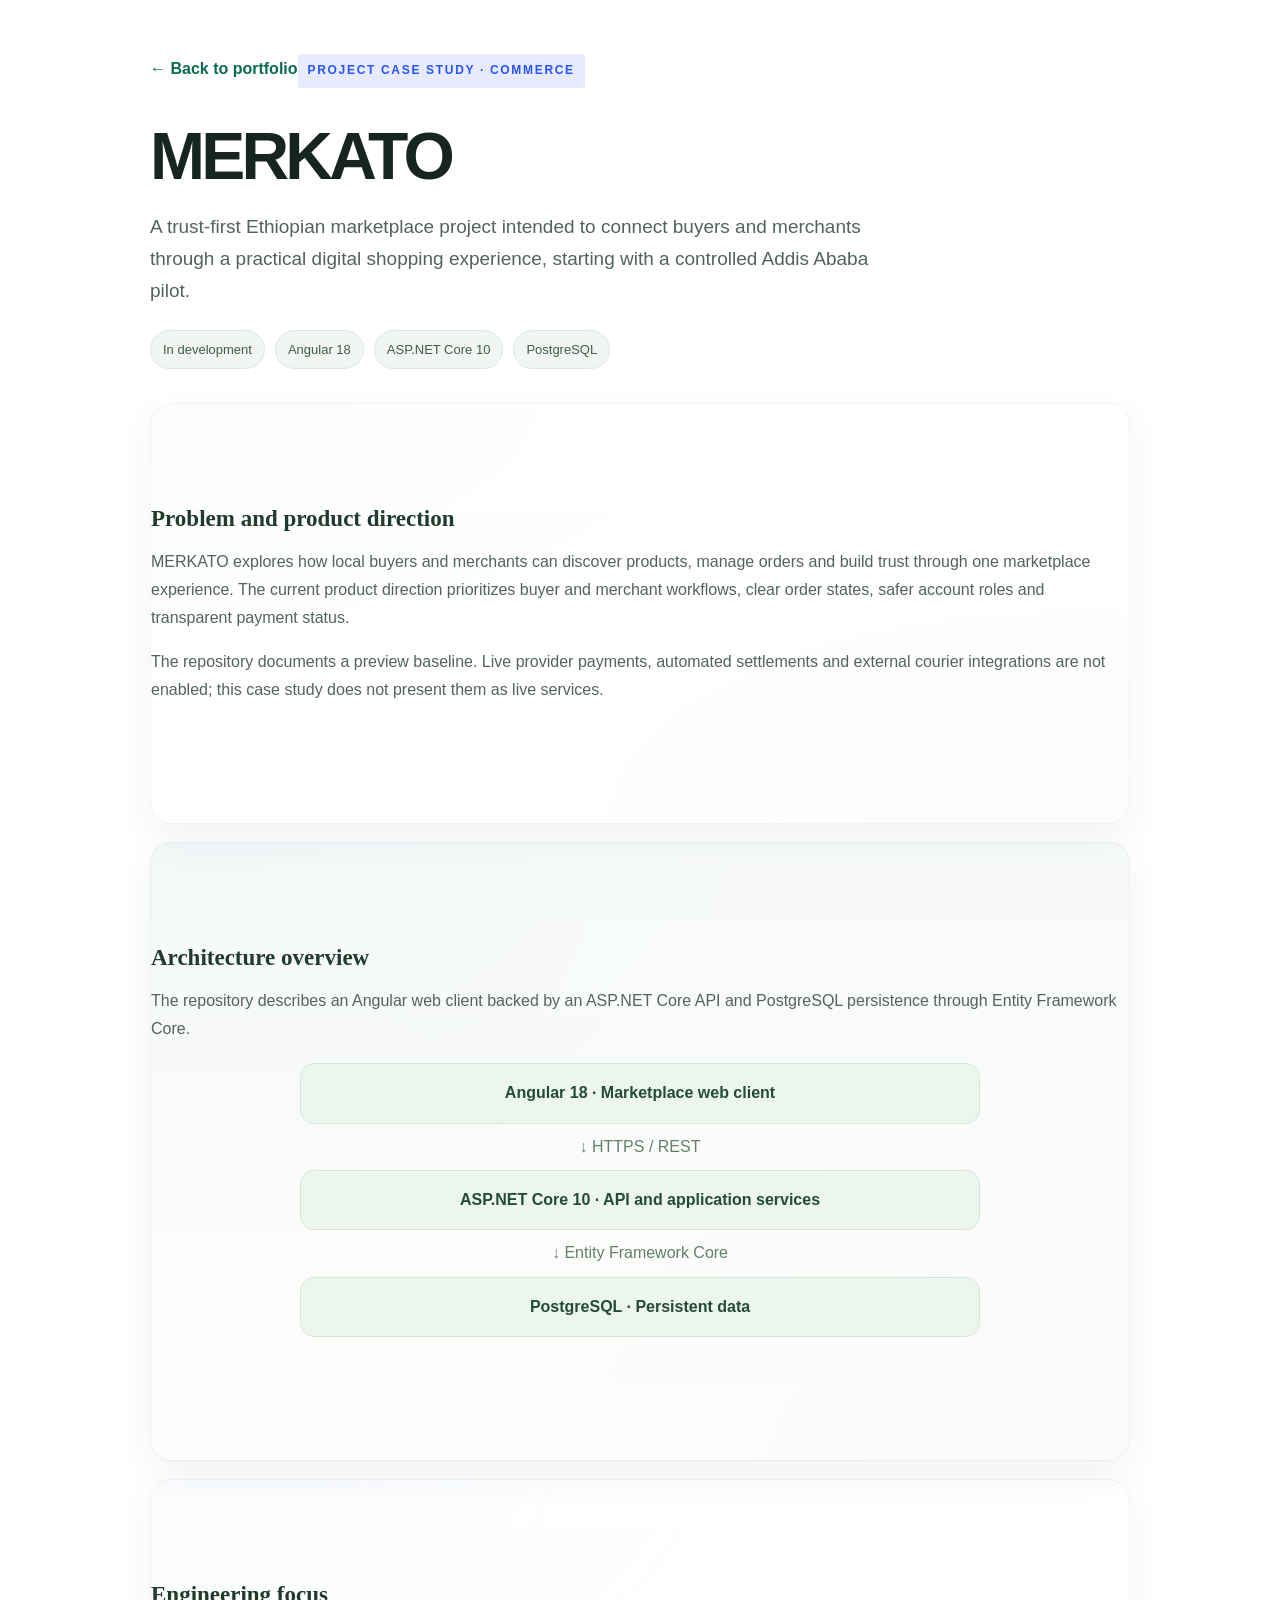
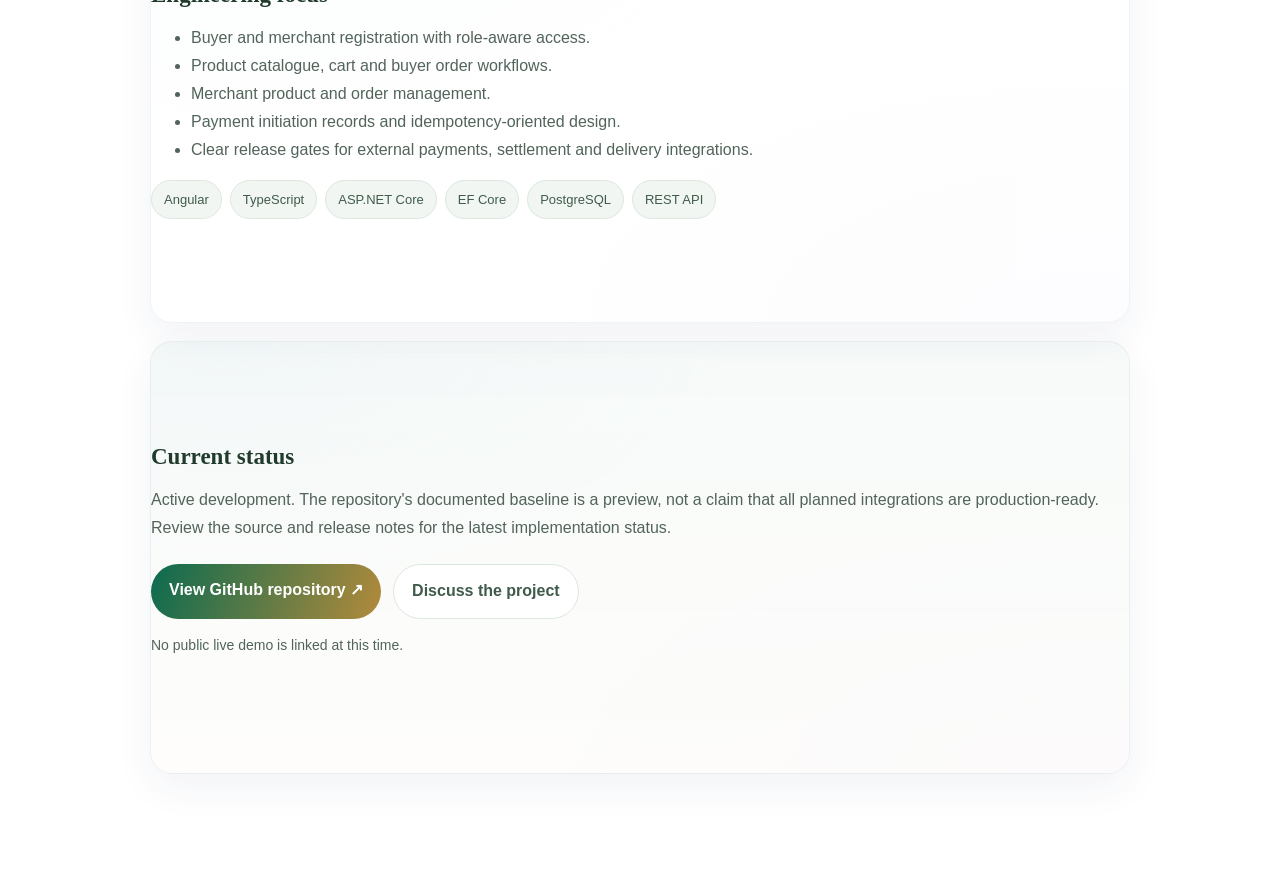
<file: projects/merkato.html>
<!doctype html>
<html lang="en"><head><meta charset="utf-8"><meta name="viewport" content="width=device-width,initial-scale=1"><meta name="description" content="MERKATO project case study: an Ethiopian trust-first marketplace built with Angular, ASP.NET Core and PostgreSQL."><meta name="theme-color" content="#ffffff"><link rel="canonical" href="https://bekan25.github.io/projects/merkato.html"><meta property="og:title" content="MERKATO | Project Case Study — Dereje Solomon"><meta property="og:description" content="An Ethiopian buyer-and-merchant marketplace project."><meta property="og:type" content="article"><title>MERKATO | Project Case Study — Dereje Solomon</title><link rel="icon" href="../assets/favicon.svg" type="image/svg+xml"><link rel="stylesheet" href="../assets/css/portfolio.css"><link rel="stylesheet" href="../assets/css/premium.css"><style>
.case-page{width:min(980px,calc(100% - 36px));margin:0 auto;padding:54px 0 80px}.back{display:inline-flex;margin-bottom:28px;color:#0B6B50;font-weight:700;text-decoration:none}.eyebrow{color:#0B6B50;font-weight:800;letter-spacing:.12em;text-transform:uppercase;font-size:12px}.case-page h1{font:800 clamp(38px,7vw,66px)/1.05 Manrope, sans-serif;color:#17251f;margin:12px 0}.intro{font-size:19px;line-height:1.7;color:#52645a;max-width:760px}.meta{display:flex;gap:10px;flex-wrap:wrap;margin:22px 0 34px}.meta span,.tag{border:1px solid #dce8df;background:#f1f6f2;color:#405b4b;border-radius:999px;padding:8px 12px;font-size:13px}.panel{background:rgba(255,255,255,.84);border:1px solid rgba(94,119,162,.16);border-radius:22px;padding:clamp(20px,4vw,32px);margin:18px 0;box-shadow:0 14px 38px rgba(35,58,99,.06)}.panel h2{font:800 23px Manrope;color:#203a2b;margin:0 0 14px}.panel p,.panel li{color:#52645a;line-height:1.75}.diagram{display:grid;gap:10px;max-width:680px;margin:20px auto}.node{padding:16px;border-radius:14px;text-align:center;background:#edf5ef;border:1px solid #d5e6d9;color:#234c38;font-weight:700}.arrow{text-align:center;color:#63806d}.cols{display:grid;grid-template-columns:repeat(3,1fr);gap:10px}.cols .node{font-size:13px}.actions{display:flex;gap:12px;flex-wrap:wrap;margin-top:22px}.actions a{padding:13px 18px;border-radius:999px;text-decoration:none;font-weight:700}.primary{background:linear-gradient(110deg,#0B6B50,#B28A3B);color:white}.secondary{background:white;border:1px solid #dce8df;color:#405b4b}.notice{font-size:14px;color:#607768}.tag-list{display:flex;flex-wrap:wrap;gap:8px}@media(max-width:640px){.cols{grid-template-columns:1fr}.case-page{padding-top:32px}}
</style></head><body><main class="case-page"><a class="back" href="../index.html#projects">← Back to portfolio</a><div class="eyebrow">Project case study · Commerce</div><h1>MERKATO</h1><p class="intro">A trust-first Ethiopian marketplace project intended to connect buyers and merchants through a practical digital shopping experience, starting with a controlled Addis Ababa pilot.</p><div class="meta"><span>In development</span><span>Angular 18</span><span>ASP.NET Core 10</span><span>PostgreSQL</span></div>
<section class="panel"><h2>Problem and product direction</h2><p>MERKATO explores how local buyers and merchants can discover products, manage orders and build trust through one marketplace experience. The current product direction prioritizes buyer and merchant workflows, clear order states, safer account roles and transparent payment status.</p><p>The repository documents a preview baseline. Live provider payments, automated settlements and external courier integrations are not enabled; this case study does not present them as live services.</p></section>
<section class="panel"><h2>Architecture overview</h2><p>The repository describes an Angular web client backed by an ASP.NET Core API and PostgreSQL persistence through Entity Framework Core.</p><div class="diagram" role="img" aria-label="MERKATO architecture: Angular client communicates with ASP.NET Core API, which uses Entity Framework Core to access PostgreSQL"><div class="node">Angular 18 · Marketplace web client</div><div class="arrow">↓ HTTPS / REST</div><div class="node">ASP.NET Core 10 · API and application services</div><div class="arrow">↓ Entity Framework Core</div><div class="node">PostgreSQL · Persistent data</div></div></section>
<section class="panel"><h2>Engineering focus</h2><ul><li>Buyer and merchant registration with role-aware access.</li><li>Product catalogue, cart and buyer order workflows.</li><li>Merchant product and order management.</li><li>Payment initiation records and idempotency-oriented design.</li><li>Clear release gates for external payments, settlement and delivery integrations.</li></ul><div class="tag-list"><span class="tag">Angular</span><span class="tag">TypeScript</span><span class="tag">ASP.NET Core</span><span class="tag">EF Core</span><span class="tag">PostgreSQL</span><span class="tag">REST API</span></div></section>
<section class="panel"><h2>Current status</h2><p>Active development. The repository's documented baseline is a preview, not a claim that all planned integrations are production-ready. Review the source and release notes for the latest implementation status.</p><div class="actions"><a class="primary" href="https://github.com/bekan25/merkato" target="_blank" rel="noopener noreferrer">View GitHub repository ↗</a><a class="secondary" href="mailto:derejesolomon363@gmail.com?subject=MERKATO%20project%20discussion">Discuss the project</a></div><p class="notice">No public live demo is linked at this time.</p></section></main></body></html>
</file>
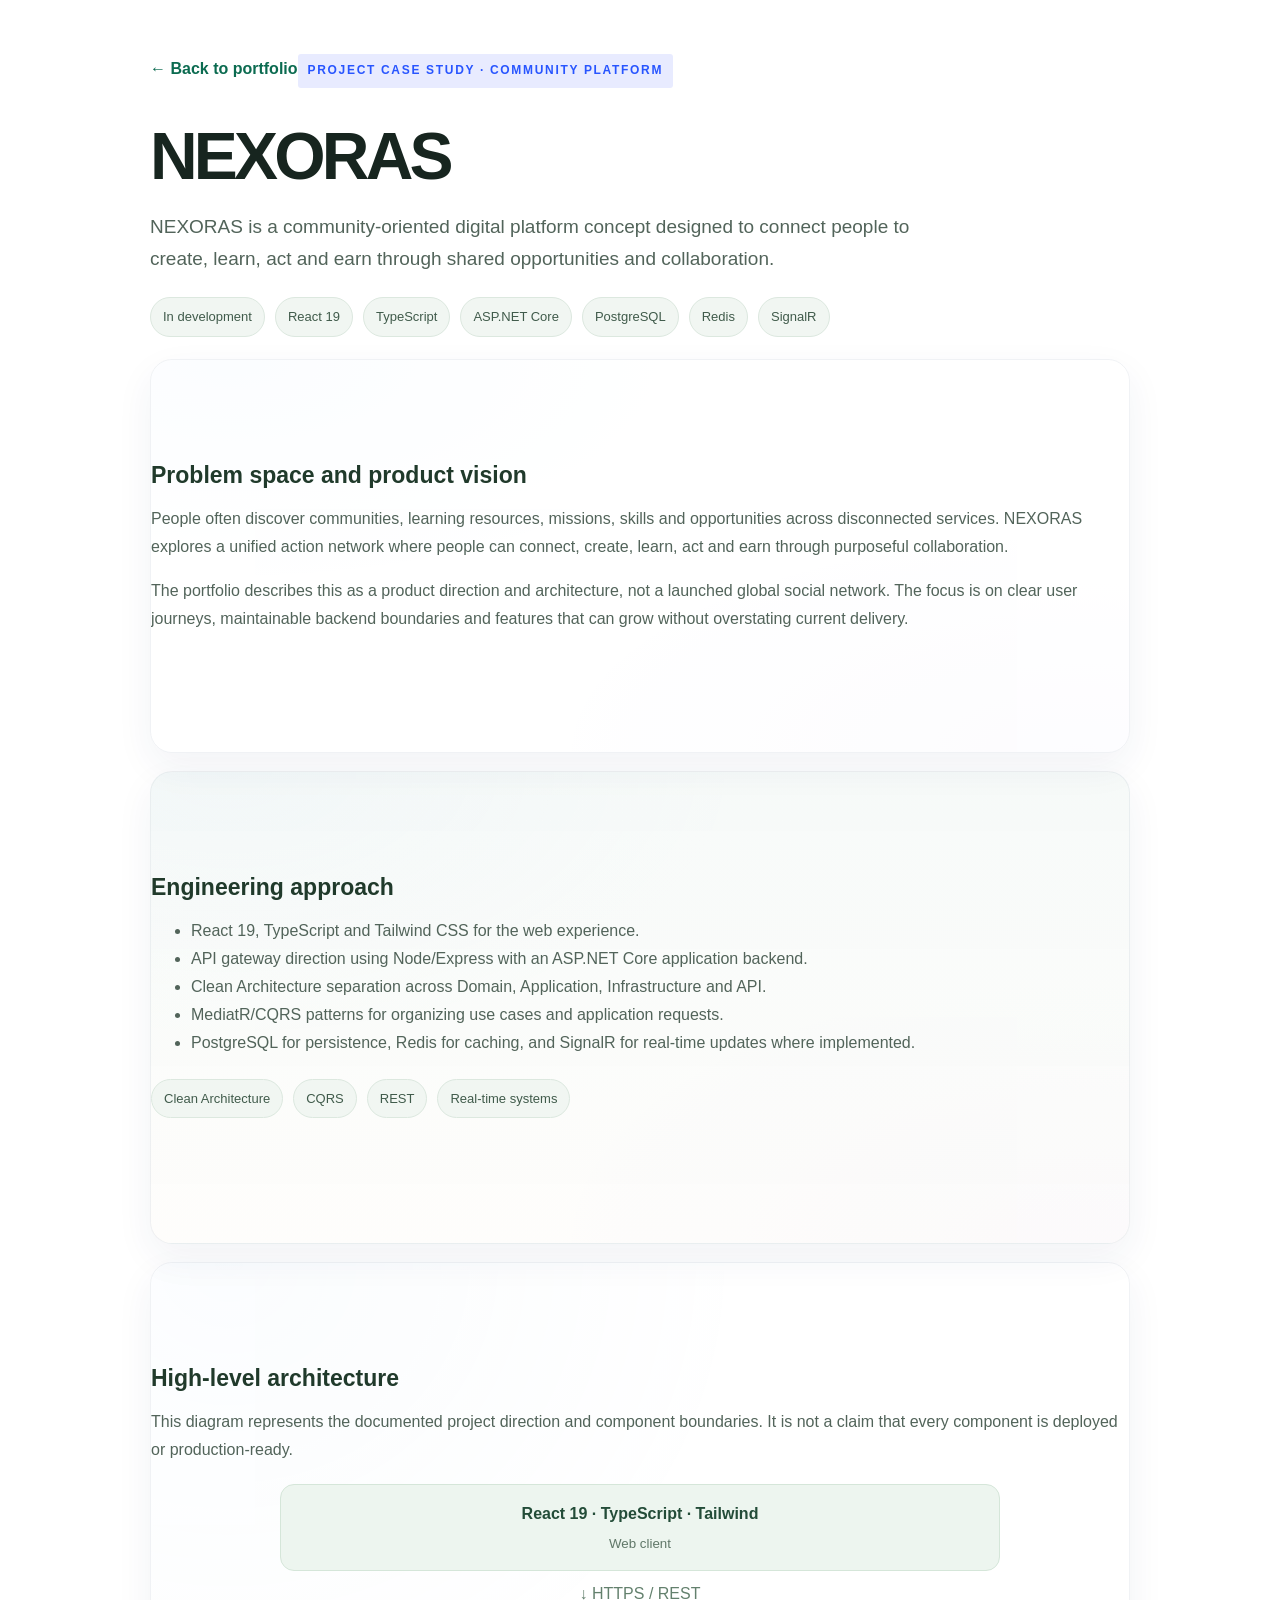
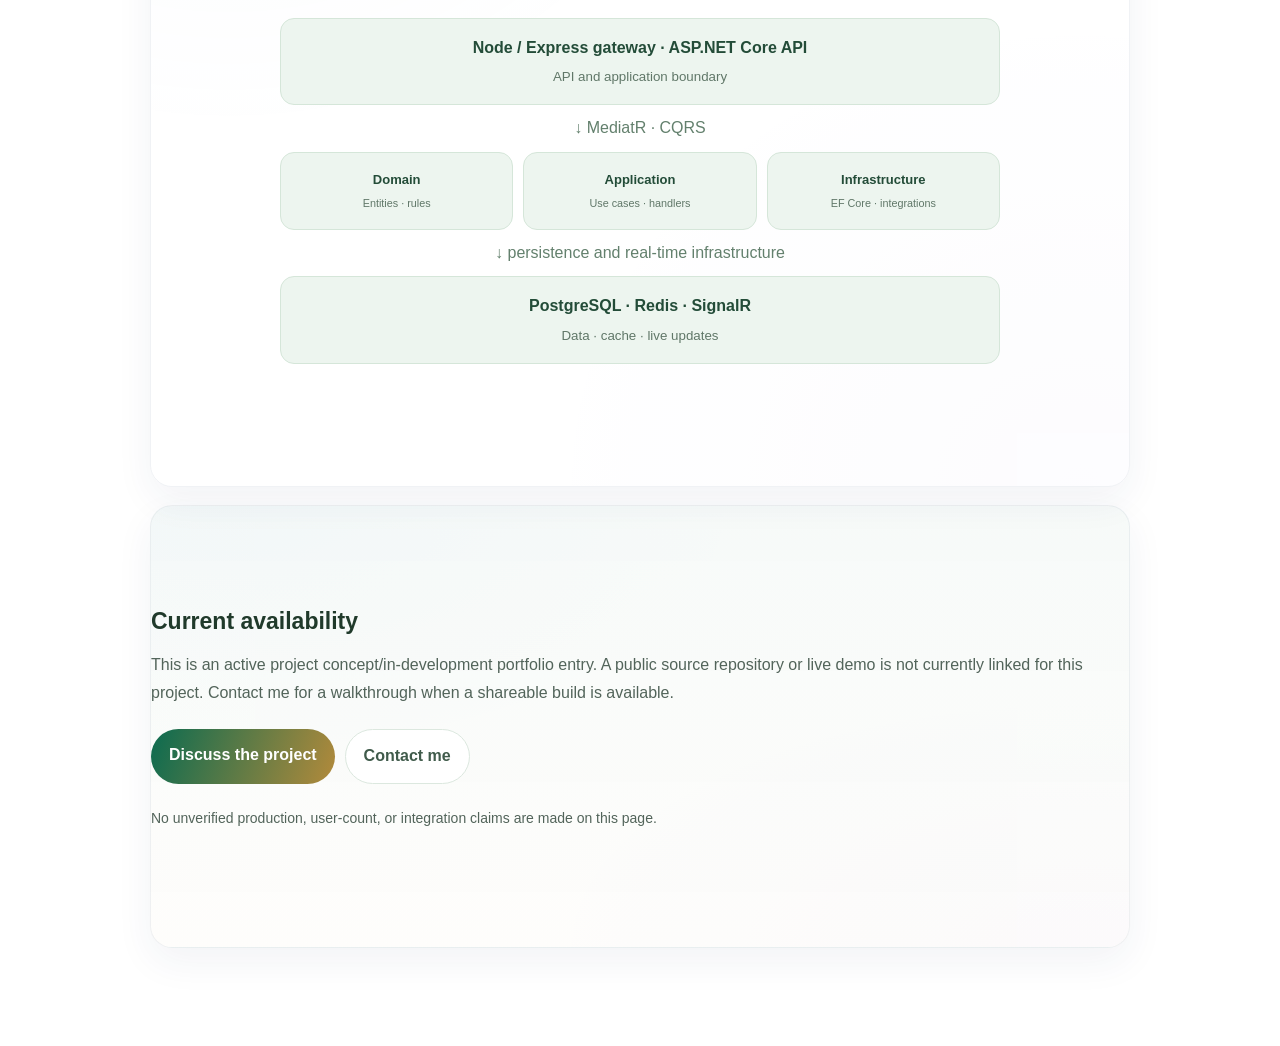
<file: projects/nexoras.html>
<!doctype html>
<html lang="en"><head><meta charset="utf-8"><meta name="viewport" content="width=device-width,initial-scale=1"><meta name="description" content="NEXORAS is a community-oriented digital platform concept designed to connect people to create, learn, act and earn through shared opportunities and collaboration."><meta name="theme-color" content="#ffffff"><link rel="canonical" href="https://bekan25.github.io/projects/nexoras.html"><meta property="og:title" content="NEXORAS | Project Case Study — Dereje Solomon"><meta property="og:description" content="NEXORAS is a community-oriented digital platform concept designed to connect people to create, learn, act and earn through shared opportunities and collaboration."><meta property="og:type" content="article"><meta name="twitter:card" content="summary"><meta name="twitter:title" content="NEXORAS | Dereje Solomon"><meta name="twitter:description" content="NEXORAS is a community-oriented digital platform concept designed to connect people to create, learn, act and earn through shared opportunities and collaboration."><title>NEXORAS | Project Case Study — Dereje Solomon</title><link rel="icon" href="../assets/favicon.svg" type="image/svg+xml"><link rel="stylesheet" href="../assets/css/portfolio.css"><link rel="stylesheet" href="../assets/css/premium.css"><style>
.case-page{width:min(980px,calc(100% - 36px));margin:0 auto;padding:54px 0 80px}.back{display:inline-flex;margin-bottom:28px;color:#0B6B50;font-weight:700;text-decoration:none}.eyebrow{color:#0B6B50;font-weight:800;letter-spacing:.12em;text-transform:uppercase;font-size:12px}.case-page h1{font:800 clamp(38px,7vw,66px)/1.05 Manrope,sans-serif;color:#17251f;margin:12px 0}.intro{font-size:19px;line-height:1.7;color:#52645a;max-width:760px}.meta,.tags,.actions{display:flex;gap:10px;flex-wrap:wrap;margin:22px 0}.meta span,.tag{border:1px solid #dce8df;background:#f1f6f2;color:#405b4b;border-radius:999px;padding:8px 12px;font-size:13px}.panel{background:rgba(255,255,255,.84);border:1px solid rgba(94,119,162,.16);border-radius:22px;padding:clamp(20px,4vw,32px);margin:18px 0;box-shadow:0 14px 38px rgba(35,58,99,.06)}.panel h2{font:800 23px Manrope,sans-serif;color:#203a2b;margin:0 0 14px}.panel p,.panel li{color:#52645a;line-height:1.75}.diagram{display:grid;gap:10px;max-width:720px;margin:20px auto}.node{padding:16px;border-radius:14px;text-align:center;background:#edf5ef;border:1px solid #d5e6d9;color:#234c38;font-weight:700}.node small{display:block;font-weight:500;color:#607768;margin-top:5px}.arrow{text-align:center;color:#63806d}.cols{display:grid;grid-template-columns:repeat(3,1fr);gap:10px}.cols .node{font-size:13px}.actions a{padding:13px 18px;border-radius:999px;text-decoration:none;font-weight:700}.primary{background:linear-gradient(110deg,#0B6B50,#B28A3B);color:white}.secondary{background:white;border:1px solid #dce8df;color:#405b4b}.notice{font-size:14px;color:#607768}@media(max-width:640px){.cols{grid-template-columns:1fr}.case-page{padding-top:32px}}
</style></head><body><main class="case-page"><a class="back" href="../index.html#projects">← Back to portfolio</a><div class="eyebrow">Project case study · Community platform</div><h1>NEXORAS</h1><p class="intro">NEXORAS is a community-oriented digital platform concept designed to connect people to create, learn, act and earn through shared opportunities and collaboration.</p><div class="meta"><span>In development</span><span>React 19</span><span>TypeScript</span><span>ASP.NET Core</span><span>PostgreSQL</span><span>Redis</span><span>SignalR</span></div><section class="panel"><h2>Problem space and product vision</h2><p>People often discover communities, learning resources, missions, skills and opportunities across disconnected services. NEXORAS explores a unified action network where people can connect, create, learn, act and earn through purposeful collaboration.</p><p>The portfolio describes this as a product direction and architecture, not a launched global social network. The focus is on clear user journeys, maintainable backend boundaries and features that can grow without overstating current delivery.</p></section><section class="panel"><h2>Engineering approach</h2><ul><li>React 19, TypeScript and Tailwind CSS for the web experience.</li><li>API gateway direction using Node/Express with an ASP.NET Core application backend.</li><li>Clean Architecture separation across Domain, Application, Infrastructure and API.</li><li>MediatR/CQRS patterns for organizing use cases and application requests.</li><li>PostgreSQL for persistence, Redis for caching, and SignalR for real-time updates where implemented.</li></ul><div class="tags"><span class="tag">Clean Architecture</span><span class="tag">CQRS</span><span class="tag">REST</span><span class="tag">Real-time systems</span></div></section><section class="panel"><h2>High-level architecture</h2><p>This diagram represents the documented project direction and component boundaries. It is not a claim that every component is deployed or production-ready.</p><div class="diagram"><div class="node">React 19 · TypeScript · Tailwind <small>Web client</small></div><div class="arrow">↓ HTTPS / REST</div><div class="node">Node / Express gateway · ASP.NET Core API <small>API and application boundary</small></div><div class="arrow">↓ MediatR · CQRS</div><div class="cols"><div class="node">Domain<small>Entities · rules</small></div><div class="node">Application<small>Use cases · handlers</small></div><div class="node">Infrastructure<small>EF Core · integrations</small></div></div><div class="arrow">↓ persistence and real-time infrastructure</div><div class="node">PostgreSQL · Redis · SignalR <small>Data · cache · live updates</small></div></div></section><section class="panel"><h2>Current availability</h2><p>This is an active project concept/in-development portfolio entry. A public source repository or live demo is not currently linked for this project. Contact me for a walkthrough when a shareable build is available.</p><div class="actions"><a class="primary" href="mailto:derejesolomon363@gmail.com?subject=NEXORAS%20project%20discussion">Discuss the project</a><a class="secondary" href="../index.html#contact">Contact me</a></div><p class="notice">No unverified production, user-count, or integration claims are made on this page.</p></section></main></body></html>
</file>
<file: assets/css/portfolio.css>
/* Consolidated portfolio stylesheet: repeated selector blocks merged by cascade order. */
*{
  box-sizing: border-box;
}

button,a{
  -webkit-tap-highlight-color: transparent;
}

.nav-inner{
  height: 100%;
  display: flex;
  align-items: center;
  justify-content: space-between;
}

.nav-links a:hover{
  color: var(--navy);
}

.menu{
  display: none;
  background: none;
  border: 0;
  font-size: 25px;
  color: var(--navy);
}

h1,h2,h3{
  font-family: Manrope,sans-serif;
}

h1 span{
  color: #b48d3f;
}

.actions{
  display: flex;
  gap: 12px;
  flex-wrap: wrap;
  margin-top: 30px;
}

.facts{
  display: grid;
  grid-template-columns: 1fr 1fr;
  gap: 10px;
}

.about{
  background: white;
}

.focus p{
  color: #c4cbd6;
  font-size: 13px;
  margin: 0 0 18px;
}

.focus ul{
  list-style: none;
  padding: 0;
  margin: 0;
  display: grid;
  gap: 11px;
}

.focus li{
  font-size: 13px;
  color: #e2e6ed;
  display: flex;
  gap: 10px;
}

.skills{
  background: var(--paper);
}

.skill .symbol{
  width: 40px;
  height: 40px;
  border-radius: 11px;
  background: var(--navy);
  color: var(--gold);
  display: grid;
  place-items: center;
  font: 800 12px Manrope;
  margin-bottom: 13px;
}

.chips{
  display: flex;
  flex-wrap: wrap;
  gap: 7px;
}

.chip{
  font-size: 11px;
  color: #46546b;
  background: #eff1f4;
  padding: 5px 10px;
  border-radius: 99px;
  font-weight: 700;
}

.projects{
  background: white;
}

.stack{
  display: flex;
  flex-wrap: wrap;
  gap: 6px;
  margin-bottom: 18px;
}

.stack span{
  font-size: 10px;
  font-weight: 800;
  background: #e9edf2;
  color: #3d4b62;
  padding: 5px 9px;
  border-radius: 99px;
}

.project-link:hover{
  text-decoration: underline;
}

.education{
  background: var(--paper);
}

.edu-grid{
  display: grid;
  grid-template-columns: 1fr 1fr;
  gap: 18px;
}

.edu{
  background: white;
  border: 1px solid var(--line);
  border-radius: 17px;
  padding: 24px;
}

.edu h3{
  color: var(--navy);
  font-size: 19px;
  margin: 8px 0;
}

.edu p{
  color: var(--muted);
  font-size: 13px;
  margin: 0;
}

.languages{
  background: white;
}

.language-grid{
  display: grid;
  grid-template-columns: repeat(3,1fr);
  gap: 15px;
}

.language{
  border: 1px solid var(--line);
  border-radius: 15px;
  padding: 22px;
  text-align: center;
}

.language strong{
  display: block;
  color: var(--navy);
  font: 800 16px Manrope;
}

.language span{
  color: var(--muted);
  font-size: 12px;
}

.contact-intro{
  color: #c4cbd6;
  max-width: 600px;
  margin: -14px 0 30px;
}

.contact-grid{
  display: grid;
  grid-template-columns: repeat(3,1fr);
  gap: 13px;
}

.contact-note{
  margin-top: 25px;
  color: #c4cbd6;
  font-size: 12px;
}

.footer-inner{
  display: flex;
  justify-content: space-between;
  gap: 15px;
  flex-wrap: wrap;
}

@media(max-width:850px){
  .hero{
    grid-template-columns: 1fr;
    gap: 35px;
    padding: 65px 0;
  }

  .profile-card{
    max-width: 460px;
  }

  .about-grid{
    grid-template-columns: 1fr;
    gap: 28px;
  }

  .skill-grid{
    grid-template-columns: repeat(2,1fr);
  }

  .contact-grid{
    grid-template-columns: repeat(2,1fr);
  }
}

@media(max-width:600px){
  .wrap{
    width: min(100% - 32px,1120px);
  }

  nav{
    height: 66px;
  }

  .menu{
    display: block;
  }

  .nav-links{
    display: none;
    position: absolute;
    top: 65px;
    left: 0;
    right: 0;
    background: var(--paper);
    padding: 18px 22px 22px;
    border-bottom: 1px solid var(--line);
    flex-direction: column;
    align-items: stretch;
    gap: 18px;
  }

  .nav-links.open{
    display: flex;
  }

  .nav-links .hire{
    text-align: center;
  }

  .hero{
    min-height: 0;
    padding: 55px 0;
  }

  .lead{
    font-size: 15px;
  }

  section{
    padding: 62px 0;
  }

  .skill-grid,.project-grid,.edu-grid,.language-grid,.contact-grid{
    grid-template-columns: 1fr;
  }

  .section-title{
    margin-bottom: 25px;
  }

  .profile-card{
    padding: 23px;
  }
}

@media(prefers-reduced-motion:reduce){
  html{
    scroll-behavior: auto;
  }

  *,*:before,*:after{
    animation: none!important;
    transition: none!important;
  }
}

nav{
  height: 76px;
  position: sticky;
  top: 0;
  z-index: 20;
  background: rgba(4,12,29,.94);
  backdrop-filter: blur(14px);
  border-bottom: 1px solid var(--line);
  border-color: #16345f;
}

.brand,.nav-links a{
  color: #eef5ff;
}

h1{
  font-size: clamp(45px,6.4vw,76px);
  line-height: 1.04;
  letter-spacing: -3.8px;
  margin: 24px 0 15px;
  color: #fff;
}

h1 span,.section-title span{
  background: linear-gradient(90deg,#09b9ff,#7455ff);
  -webkit-background-clip: text;
  background-clip: text;
  color: transparent;
}

.lead,.profile-card .sub,.about-copy p,.project-body>p,.edu p,.contact-intro{
  color: #b7c7df;
}

.role,.profile-card,.skill,.project,.edu,.language{
  background: #0b1730;
  border-color: #1b3a68;
  color: #eef5ff;
}

.fact,.chip{
  background: #102342;
  color: #dceaff;
}

.about,.projects,.languages{
  background: #071329;
}

.edu small,.section-kicker{
  color: #42c5ff;
}

@media(max-width:850px){
  .hero{
    width: 100%;
    padding: 65px 24px;
  }
}

@media(max-width:600px){
  .hero{
    padding: 55px 16px;
  }

  .avatar{
    height: 260px;
  }

  .nav-links{
    background: #071329;
  }

  .nav-links a{
    color: #eef5ff;
  }
}

a{
  color: inherit;
  transition: color .25s,background .25s,border-color .25s,transform .25s;
}

.wrap{
  width: min(1120px,calc(100% - 48px));
  margin: auto;
  max-width: 1160px;
}

header{
  background: rgba(5,11,25,.82)!important;
  border-bottom: 1px solid var(--line)!important;
  backdrop-filter: blur(18px);
}

.brand span,.eyebrow,.section-kicker{
  color: #55c7ff!important;
}

.nav-links .hire,.btn.primary{
  background: linear-gradient(110deg,#078cf5,#7650ee)!important;
  color: #fff!important;
  border: 0!important;
  box-shadow: 0 10px 28px rgba(39,126,244,.22);
}

.hero h1 span{
  background: linear-gradient(100deg,#3dc8ff,#9274ff);
  -webkit-background-clip: text;
  background-clip: text;
  color: transparent;
}

.roles,.role{
  color: #d5e7ff!important;
}

.profile-card,.fact,.skill,.project,.edu,.language,.contact-item,.focus{
  background: linear-gradient(145deg,rgba(14,34,66,.96),rgba(8,20,42,.98))!important;
  border: 1px solid var(--line)!important;
  color: var(--text)!important;
  box-shadow: 0 18px 50px rgba(0,0,0,.16);
}

.sub,.about-copy p,.project-body>p,.edu p,.contact-intro,.contact-note{
  color: var(--muted)!important;
}

.about,.skills,.projects,.education,.languages{
  background: transparent!important;
}

.section-title span{
  color: #55c7ff!important;
}

.skill:hover,.project:hover,.contact-item:hover{
  transform: translateY(-5px);
  border-color: rgba(66,184,255,.65)!important;
  box-shadow: 0 20px 42px rgba(0,0,0,.25),0 0 24px rgba(25,137,255,.12);
}

.symbol,.project-icon{
  color: #54c5ff!important;
}

.project h3{
  color: #fff!important;
  letter-spacing: -.035em;
}

.project-link{
  color: #57c7ff!important;
  font-size: 12px;
  font-weight: 800;
  text-decoration: none;
}

#top{
  scroll-margin-top: 80px;
}

@media(max-width:760px){
  .hero{
    padding-top: 65px;
    padding-bottom: 60px;
    min-height: auto;
  }

  .hero h1{
    font-size: clamp(3rem,14vw,4.7rem);
  }

  .nav-links{
    background: #08152c!important;
    border: 1px solid var(--line)!important;
    border-radius: 15px;
    padding: 16px!important;
  }

  .profile-card{
    margin-top: 20px;
  }

  .about-grid{
    gap: 24px;
  }
}

@media(prefers-reduced-motion:reduce){
  *,*:before,*:after{
    scroll-behavior: auto!important;
    transition: none!important;
    animation: none!important;
  }
}

.contact-icon svg{
  width: 19px;
  height: 19px;
  fill: none;
  stroke: currentColor;
  stroke-width: 1.7;
  stroke-linecap: round;
  stroke-linejoin: round;
}

.contact-item:hover .contact-icon{
  background: linear-gradient(110deg,#078cf5,#7650ee);
  color: #fff;
  box-shadow: 0 0 20px rgba(40,184,255,.28);
}

@media(max-width:600px){
  .contact-item{
    min-height: 90px;
  }
}

.github-section{
  background: transparent!important;
}

.github-stats{
  display: grid;
  grid-template-columns: repeat(3,1fr);
  gap: 14px;
  margin-bottom: 18px;
}

.github-stats a,.github-live{
  display: block;
  text-decoration: none;
  background: linear-gradient(145deg,#0e2242,#08152c);
  border: 1px solid var(--line);
  border-radius: 16px;
  padding: 20px;
  color: var(--text);
}

.github-stats span{
  display: block;
  color: var(--muted);
  font-size: 12px;
  margin-top: 5px;
}

.github-live{
  padding: 22px;
}

.github-live-head{
  display: flex;
  justify-content: space-between;
  align-items: center;
  gap: 15px;
}

.github-live-head h3{
  margin: 0;
  color: #fff;
  font-size: 17px;
}

.github-loading,.github-error{
  color: var(--muted);
  font-size: 13px;
}

.github-event:last-child{
  border-bottom: 0;
}

.github-event strong{
  color: #edf5ff;
  font-size: 13px;
}

.github-event p{
  margin: 3px 0;
  color: var(--muted);
  font-size: 12px;
}

.github-event time{
  color: #7892b3;
  font-size: 11px;
}

.contact-form>p{
  color: var(--muted);
  font-size: 12px;
  margin: 0 0 18px;
}

.contact-form input:focus,.contact-form textarea:focus{
  outline: 2px solid #28b8ff;
  outline-offset: 2px;
}

.contact-form textarea{
  resize: vertical;
}

.form-row{
  display: grid;
  grid-template-columns: 1fr 1fr;
  gap: 14px;
}

@media(max-width:600px){
  .github-stats,.form-row{
    grid-template-columns: 1fr;
  }

  .github-live-head{
    align-items: flex-start;
    flex-direction: column;
  }
}

.skip-link{
  position: absolute;
  left: 12px;
  top: -60px;
  z-index: 1000;
  padding: 10px 14px;
  background: #fff;
  color: #06132b;
  border-radius: 8px;
  font-weight: 800;
}

.github-repositories{
  display: grid;
  grid-template-columns: repeat(3,minmax(0,1fr));
  gap: 13px;
  margin: 20px 0 26px;
}

.repo-card,.writing-card{
  min-width: 0;
  padding: 20px;
  border: 1px solid var(--line);
  border-radius: 17px;
  background: linear-gradient(145deg,#0e2242,#08152c);
}

.repo-card h3,.writing-card h3{
  margin: 0 0 8px;
  color: #f4f8ff;
  font-size: 16px;
  overflow-wrap: anywhere;
}

.repo-card p,.writing-card p{
  margin: 0 0 14px;
  color: var(--muted);
  font-size: 12px;
  line-height: 1.7;
}

.repo-card a,.writing-card a{
  color: #55c7ff;
  font-size: 12px;
  font-weight: 800;
  text-decoration: none;
}

.repo-card a:hover,.writing-card a:hover{
  text-decoration: underline;
}

.writing{
  background: transparent!important;
}

.writing-grid{
  display: grid;
  grid-template-columns: 1fr 1fr;
  gap: 16px;
}

.writing-card{
  padding: 26px;
  border-radius: 20px;
}

@media(max-width:850px){
  .github-repositories{
    grid-template-columns: repeat(2,minmax(0,1fr));
  }
}

@media(max-width:600px){
  .github-repositories,.writing-grid{
    grid-template-columns: 1fr;
  }
}

.form-honeypot{
  position: absolute!important;
  left: -10000px!important;
  width: 1px!important;
  height: 1px!important;
  opacity: 0!important;
  pointer-events: none!important;
}

.contact-form button{
  cursor: pointer;
  min-height: 46px;
}

.contact-form input:invalid:not(:placeholder-shown),.contact-form textarea:invalid:not(:placeholder-shown){
  border-color: #d97777;
}

.contact-form input:focus-visible,.contact-form textarea:focus-visible{
  border-color: #55c7ff;
}

@media(max-width:420px){
  .wrap{
    width: min(100% - 32px,1120px);
  }

  .contact-form{
    padding: 18px;
  }

  .github-stats{
    gap: 9px;
  }

  .github-stats a{
    padding: 14px;
  }
}

:root{
  --navy: #06132b;
  --navy2: #0b2042;
  --gold: #25b9ff;
  --paper: #050d1e;
  --white: #0b1730;
  --ink: #eef5ff;
  --muted: #626872;
  --line: #d9d9d2;
  --soft: #102342;
  --green: #00d68f;
  --bg: #f5f4ef;
  --surface: #fff;
  --surface2: #eeede7;
  --text: #17191d;
  --accent: #2855ff;
  --accent2: #ff6848;
  --glow: transparent;
}

html{
  scroll-behavior: smooth;
  scroll-padding-top: 82px;
  background: var(--bg);
}

body{
  margin: 0;
  background: var(--bg)!important;
  color: var(--text)!important;
  font-family: Inter,"DM Sans",Arial,sans-serif!important;
  line-height: 1.65;
}

body:before{
  content: "";
  position: fixed;
  inset: 0;
  pointer-events: none;
  z-index: -1;
  background-image: linear-gradient(rgba(102,157,224,.035) 1px,transparent 1px),linear-gradient(90deg,rgba(102,157,224,.035) 1px,transparent 1px);
  background-size: 42px 42px;
  mask-image: linear-gradient(to bottom,black,transparent 80%);
  display: none!important;
}

header,nav{
  background: rgba(245,244,239,.94)!important;
  border-bottom: 1px solid var(--line)!important;
  box-shadow: none!important;
  backdrop-filter: blur(14px);
}

.brand,.brand span{
  color: var(--text)!important;
}

.brand{
  font: 800 21px Manrope,sans-serif;
  text-decoration: none;
  letter-spacing: -.07em!important;
  color: #f4f8ff!important;
  font-weight: 800;
  font-size: 20px!important;
}

.brand span{
  color: var(--accent)!important;
}

.nav-links a{
  text-decoration: none;
  color: #50545d!important;
  font-size: 12px!important;
  font-weight: 700;
  letter-spacing: .02em;
}

.nav-links a:hover,.nav-links a.active{
  color: var(--accent)!important;
}

.nav-links .hire{
  background: var(--text)!important;
  color: #fff!important;
  padding: 11px 18px;
  border-radius: 5px!important;
  box-shadow: none!important;
}

.hero{
  min-height: 670px;
  display: grid;
  grid-template-columns: 1.25fr .75fr;
  gap: 55px!important;
  align-items: center;
  padding: 105px max(24px,calc((100% - 1160px)/2)) 90px!important;
  position: relative;
  background: linear-gradient(90deg,transparent 0,transparent calc(100% - 1px),var(--line) calc(100% - 1px))!important;
  width: 100%;
  padding-top: 95px;
  padding-bottom: 95px;
  overflow: hidden;
  background-size: calc((100% - min(1160px,100% - 48px))/2 + 1px) 100%!important;
}

.hero:after{
  content: "";
  position: absolute;
  width: 440px;
  height: 440px;
  right: -150px;
  top: 10px;
  border-radius: 50%;
  background: rgba(34,137,255,.10);
  filter: blur(90px);
  pointer-events: none;
  display: none!important;
}

.eyebrow{
  display: inline-flex;
  align-items: center;
  gap: 9px;
  border: 0!important;
  background: #e8ebff!important;
  color: var(--accent)!important;
  border-radius: 3px!important;
  padding: 7px 10px!important;
  font-size: .74rem;
  font-weight: 800;
  letter-spacing: .14em!important;
  text-transform: uppercase;
}

.dot{
  width: 7px;
  height: 7px;
  border-radius: 50%;
  background: #21a36c!important;
  box-shadow: none!important;
}

.hero h1{
  font-size: clamp(3.8rem,8vw,7.2rem)!important;
  line-height: .91!important;
  letter-spacing: -.085em!important;
  color: var(--text)!important;
  font-weight: 850!important;
  margin: 27px 0 22px!important;
}

.hero h1 span,.section-title span{
  background: none!important;
  color: var(--accent)!important;
  -webkit-text-fill-color: var(--accent)!important;
}

.lead{
  max-width: 590px;
  font-size: 17px!important;
  color: #5d626c!important;
  line-height: 1.8!important;
}

.roles{
  display: flex;
  flex-wrap: wrap;
  gap: 7px!important;
  margin: 20px 0;
}

.role{
  border: 1px solid #c9cbd0!important;
  background: transparent!important;
  border-radius: 4px!important;
  padding: 6px 10px!important;
  font-size: 11px!important;
  font-weight: 700;
  color: #454a53!important;
}

.btn{
  display: inline-flex;
  align-items: center;
  justify-content: center;
  gap: 9px;
  padding: 14px 20px!important;
  border-radius: 5px!important;
  text-decoration: none;
  font-size: 13px;
  font-weight: 750!important;
  transition: background .18s,color .18s,transform .18s!important;
  box-shadow: none!important;
}

.btn.primary{
  background: var(--accent)!important;
  color: #fff!important;
}

.btn.secondary{
  border: 1px solid #aeb2bb!important;
  color: var(--text)!important;
  background: transparent!important;
  border-color: #278fe6;
}

.btn:hover{
  transform: translateY(-2px)!important;
}

.profile-card{
  background: #fff!important;
  border: 1px solid var(--line)!important;
  border-radius: 8px!important;
  padding: 25px!important;
  box-shadow: 12px 12px 0 #e4e2d9!important;
}

.avatar{
  width: 100%;
  height: 310px;
  border-radius: 5px!important;
  display: block;
  place-items: center;
  background: #e7e9ef!important;
  color: var(--gold);
  font: 800 31px Manrope,sans-serif;
  border: 0!important;
  overflow: hidden!important;
}

.profile-photo{
  width: 100%;
  height: 100%;
  object-fit: cover;
  object-position: center 30%;
  border-radius: 5px!important;
  border: 0!important;
  box-shadow: none!important;
  display: block;
}

.profile-card h2{
  font-size: 22px;
  margin: 17px 0 2px;
  color: var(--text)!important;
  letter-spacing: -.04em;
}

.profile-card .sub{
  color: var(--muted)!important;
  font-size: 13px;
  margin: 0;
}

.mini-line{
  height: 1px;
  background: var(--line)!important;
  margin: 22px 0;
}

.fact{
  background: #f2f2ee!important;
  padding: 14px;
  border-radius: 5px!important;
  border: 1px solid #e5e5df!important;
}

.fact strong{
  display: block;
  font: 800 23px Manrope;
  color: var(--accent)!important;
}

.fact span{
  font-size: 10px;
  color: #777b83!important;
  text-transform: uppercase;
  letter-spacing: .7px;
}

section{
  padding: 88px 0!important;
  position: relative;
}

.about,.skills,.projects,.education,.languages,.writing,.github-section{
  background: transparent!important;
}

.section-kicker{
  font-size: 11px;
  color: var(--accent)!important;
  text-transform: uppercase;
  letter-spacing: .16em!important;
  font-weight: 800;
  margin-bottom: 8px;
  font: 800 10px/1.4 ui-monospace,SFMono-Regular,monospace!important;
}

.section-title{
  font-size: clamp(2.3rem,5vw,4rem)!important;
  line-height: 1.02!important;
  letter-spacing: -.075em!important;
  color: var(--text)!important;
  margin: 0 0 34px;
}

.about-grid{
  display: grid;
  grid-template-columns: 1.1fr .9fr;
  gap: 65px!important;
  align-items: start;
}

.about-copy p{
  color: #555b64!important;
  font-size: 15px!important;
  margin: 0 0 16px;
  line-height: 1.9!important;
}

.focus{
  background: #191d26!important;
  color: #fff!important;
  border-radius: 6px!important;
  padding: 27px;
  border: 0!important;
  box-shadow: none!important;
}

.focus h3{
  color: #aebdff!important;
  font-size: 19px;
  margin: 0 0 8px;
}

.focus p,.focus li{
  color: #d4d6dc!important;
}

.focus li:before{
  content: "✓";
  color: #8fa4ff!important;
  font-weight: 900;
}

.skill-grid{
  display: grid;
  grid-template-columns: repeat(3,1fr);
  gap: 12px!important;
}

.skill{
  background: #fff!important;
  border: 1px solid var(--line)!important;
  border-radius: 6px!important;
  padding: 22px!important;
  transition: border-color .2s,transform .2s!important;
  box-shadow: none!important;
}

.skill:hover{
  border-color: var(--accent)!important;
  transform: translateY(-3px)!important;
}

.symbol{
  background: #edf0ff!important;
  color: var(--accent)!important;
  border-radius: 5px!important;
}

.skill h3{
  font-size: 15px;
  margin: 0 0 12px;
  color: var(--text)!important;
}

.chip,.stack span{
  background: #f0f0ed!important;
  color: #454a53!important;
  border: 1px solid #e0e0da!important;
  border-radius: 3px!important;
  font-size: 10px!important;
}

.project-grid{
  display: grid;
  grid-template-columns: repeat(2,1fr);
  gap: 16px!important;
}

.project{
  border: 1px solid var(--line)!important;
  border-radius: 6px!important;
  overflow: hidden!important;
  background: #fff!important;
  display: flex;
  flex-direction: column;
  transition: border-color .2s,transform .2s!important;
  box-shadow: none!important;
}

.project:hover{
  transform: translateY(-3px)!important;
  box-shadow: 5px 5px 0 #e5e7f3!important;
  border-color: var(--accent)!important;
}

.project-head{
  background: #e9ecf8!important;
  color: var(--text)!important;
  padding: 24px!important;
  position: relative;
  border-bottom: 1px solid var(--line)!important;
  border: 0!important;
}

.project-head h3{
  margin: 10px 0 2px;
  font-size: 21px!important;
  color: var(--text)!important;
  letter-spacing: -.05em!important;
}

.project-head p{
  margin: 0;
  color: #656b76!important;
  font-size: 12px;
}

.project-num{
  position: absolute;
  right: 18px;
  top: 8px;
  color: #2855ff18!important;
  font: 800 54px Manrope;
}

.project-icon{
  font-size: 23px;
  color: var(--accent)!important;
}

.project-body{
  padding: 23px 24px!important;
  display: flex;
  flex-direction: column;
  flex: 1;
}

.project-body>p{
  font-size: 13px;
  color: #5d626c!important;
  line-height: 1.8!important;
  margin: 0 0 16px;
  flex: 1;
}

.project-link,.repo-card a,.writing-card a{
  color: var(--accent)!important;
}

.status{
  align-self: flex-start;
  font-size: 10px;
  text-transform: uppercase;
  letter-spacing: .7px;
  font-weight: 800;
  padding: 5px 9px;
  border-radius: 3px!important;
  background: #e4f3eb!important;
  color: #16744e!important;
  margin-bottom: 12px;
}

.status.build{
  background: #fff0df!important;
  color: #98531d!important;
}

.github-intro{
  color: var(--muted)!important;
  max-width: 680px;
  margin: -18px 0 25px;
}

.github-stats a,.github-live,.repo-card,.writing-card{
  background: #fff!important;
  border: 1px solid var(--line)!important;
  border-radius: 6px!important;
  color: var(--text)!important;
  box-shadow: none!important;
}

.github-stats strong{
  display: block;
  font: 800 24px Manrope,sans-serif;
  color: var(--accent)!important;
}

.github-stats span,.github-loading,.github-error,.github-event p{
  color: #626872!important;
}

.github-live-head h3,.github-event strong,.repo-card h3,.writing-card h3{
  color: var(--text)!important;
}

.github-live-head a{
  color: var(--accent)!important;
  font-size: 12px;
  font-weight: 800;
  text-decoration: none;
}

.github-event{
  display: flex;
  gap: 13px;
  padding: 14px 0;
  border-bottom: 1px solid var(--line);
  align-items: flex-start;
  border-color: var(--line)!important;
}

.github-event-icon{
  width: 34px;
  height: 34px;
  border-radius: 10px;
  display: grid;
  place-items: center;
  background: #edf0ff!important;
  color: var(--accent)!important;
  flex: none;
}

.repo-meta{
  display: flex;
  gap: 12px;
  flex-wrap: wrap;
  margin: 0 0 13px;
  color: #777d87!important;
  font-size: 11px;
}

.writing-tag{
  display: inline-block;
  margin-bottom: 13px;
  color: var(--accent)!important;
  font-size: 10px;
  font-weight: 800;
  letter-spacing: .12em;
  text-transform: uppercase;
}

.edu,.language{
  border-radius: 6px!important;
  background: #fff!important;
  border: 1px solid var(--line)!important;
  box-shadow: none!important;
}

.edu small{
  color: var(--accent)!important;
  font-size: 10px;
  font-weight: 800;
  letter-spacing: 1px;
  text-transform: uppercase;
}

.edu h3,.language strong{
  color: var(--text)!important;
}

.edu p,.language span{
  color: #626872!important;
}

.edu .label{
  display: inline-block;
  margin-top: 15px;
  background: #edf0ff!important;
  color: var(--accent)!important;
  padding: 5px 10px;
  border-radius: 3px!important;
  font-size: 10px;
  font-weight: 800;
}

.contact{
  background: #171b24!important;
  color: #fff!important;
  border-top: 1px solid var(--line);
  border-bottom: 1px solid var(--line);
  border: 0!important;
}

.contact .section-title{
  color: #fff!important;
}

.contact-intro,.contact-note{
  color: #c3c6ce!important;
}

.contact-item{
  display: flex!important;
  text-decoration: none;
  border: 1px solid #39404c!important;
  background: #202631!important;
  border-radius: 5px!important;
  padding: 18px 18px 16px 66px!important;
  transition: .2s;
  border-color: #244b7d;
  position: relative;
  min-height: 112px;
  flex-direction: column;
  justify-content: center;
  box-shadow: none!important;
}

.contact-item:hover{
  border-color: #91a5ff!important;
  background: #293241!important;
  transform: translateY(-2px)!important;
  box-shadow: none!important;
}

.contact-item small{
  display: block;
  color: #aebdff!important;
  font-size: 10px;
  text-transform: uppercase;
  letter-spacing: .1em;
  font-weight: 800;
}

.contact-item strong{
  display: block;
  color: #fff!important;
  font-size: 13px;
  margin-top: 5px;
  overflow-wrap: anywhere;
}

.contact-icon{
  position: absolute;
  left: 18px;
  top: 50%;
  transform: translateY(-50%);
  width: 34px;
  height: 34px;
  border-radius: 11px;
  display: grid;
  place-items: center;
  background: #30394a!important;
  border: 1px solid #4b5870!important;
  color: #b9c7ff!important;
}

.contact-form{
  max-width: 760px;
  margin: 32px 0 0;
  padding: 25px;
  border: 1px solid #39404c!important;
  border-radius: 6px!important;
  background: #202631!important;
}

.contact-form h3{
  margin: 0 0 5px;
  color: #fff!important;
  font-size: 20px;
}

.contact-form label{
  display: block;
  color: #e1e3e8!important;
  font-size: 12px;
  font-weight: 700;
  margin-bottom: 14px;
}

.contact-form input,.contact-form textarea{
  display: block;
  width: 100%;
  margin-top: 7px;
  padding: 12px 13px;
  border-radius: 4px!important;
  border: 1px solid #4b5260!important;
  background: #171b24!important;
  color: #fff!important;
  font: inherit;
  font-size: 13px;
}

.contact-form .form-note{
  font-size: 11px;
  margin: 12px 0 0;
  color: #b4bac5!important;
}

footer{
  background: #10131a!important;
  color: #b4bac5!important;
  padding: 24px 0;
  font-size: 11px;
  border-top: 1px solid #303540!important;
}

footer a{
  color: #aebdff!important;
  text-decoration: none;
}

.nav-links{
  display: flex;
  align-items: center;
  gap: 22px!important;
  list-style: none;
  margin: 0;
  padding: 0;
}

.skip-link:focus{
  top: 10px;
  background: var(--accent)!important;
  color: #fff!important;
}

a:focus-visible,button:focus-visible,input:focus-visible,textarea:focus-visible{
  outline: 3px solid var(--accent)!important;
  outline-offset: 3px!important;
}

::selection{
  background: #2855ff!important;
  color: #fff!important;
}

@media(max-width:850px){
  .hero{
    width: 100%!important;
    padding: 75px 24px 65px!important;
    min-height: 0!important;
    grid-template-columns: 1fr!important;
    gap: 32px!important;
  }

  .profile-card{
    max-width: 480px!important;
  }

  .about-grid{
    grid-template-columns: 1fr!important;
    gap: 30px!important;
  }
}

@media(max-width:600px){
  .hero{
    padding: 58px 16px!important;
  }

  .hero h1{
    font-size: clamp(3.25rem,15vw,5rem)!important;
  }

  section{
    padding: 64px 0!important;
  }

  .wrap{
    width: min(100% - 32px,1160px)!important;
  }

  .nav-links{
    background: #f5f4ef!important;
    border: 1px solid var(--line)!important;
    border-radius: 0!important;
    box-shadow: 0 12px 25px #17191d12!important;
  }

  .nav-links a{
    color: var(--text)!important;
  }

  .profile-card{
    padding: 20px!important;
    box-shadow: 7px 7px 0 #e4e2d9!important;
  }

  .avatar{
    height: 260px!important;
  }

  .skill-grid,.project-grid,.edu-grid,.language-grid,.contact-grid,.github-repositories,.writing-grid{
    grid-template-columns: 1fr!important;
  }

  .github-stats,.form-row{
    grid-template-columns: 1fr!important;
  }

  .contact-form{
    padding: 18px!important;
  }
}

@media(prefers-reduced-motion:reduce){
  *,*:before,*:after{
    scroll-behavior: auto!important;
    transition: none!important;
    animation: none!important;
  }
}

.case-studies{
  background: #eeede7!important;
  border-top: 1px solid #d9d9d2;
  border-bottom: 1px solid #d9d9d2;
}

.case-intro{
  max-width: 760px;
  margin: -14px 0 28px;
  color: #626872;
  font-size: 14px;
  line-height: 1.8;
}

.case-grid{
  display: grid;
  grid-template-columns: repeat(2,minmax(0,1fr));
  gap: 16px;
  align-items: stretch;
}

.case-card{
  background: #fff;
  border: 1px solid #d9d9d2;
  border-radius: 6px;
  padding: 25px;
  min-width: 0;
  display: flex;
  flex-direction: column;
}

.case-card:last-child{
  grid-column: 1/-1;
}

.case-top{
  display: flex;
  justify-content: space-between;
  gap: 12px;
  align-items: center;
  flex-wrap: wrap;
  margin-bottom: 17px;
}

.case-index{
  font: 800 10px/1.4 ui-monospace,SFMono-Regular,monospace;
  letter-spacing: .08em;
  color: #2855ff;
}

.case-state{
  font-size: 10px;
  font-weight: 800;
  color: #16744e;
  background: #e4f3eb;
  padding: 5px 8px;
  border-radius: 3px;
}

.case-card h3{
  font-size: clamp(19px,2.4vw,25px);
  line-height: 1.15;
  letter-spacing: -.055em;
  margin: 0 0 7px;
  color: #17191d;
}

.case-subtitle{
  font-size: 13px;
  color: #626872;
  margin: 0 0 19px;
}

.case-block{
  border-top: 1px solid #e6e6e0;
  padding: 13px 0 2px;
}

.case-block h4{
  font: 800 10px/1.4 ui-monospace,SFMono-Regular,monospace;
  text-transform: uppercase;
  letter-spacing: .1em;
  color: #2855ff;
  margin: 0 0 6px;
}

.case-block p{
  font-size: 12px;
  line-height: 1.8;
  color: #555b64;
  margin: 0 0 10px;
}

.case-tags{
  display: flex;
  flex-wrap: wrap;
  gap: 6px;
  margin: 12px 0;
}

.case-tags span{
  font-size: 10px;
  font-weight: 700;
  padding: 5px 8px;
  background: #f0f0ed;
  border: 1px solid #e0e0da;
  border-radius: 3px;
  color: #454a53;
}

.case-note{
  font-size: 11px;
  line-height: 1.7;
  color: #656b76;
  border-left: 2px solid #2855ff;
  padding-left: 10px;
  margin: 10px 0 0;
}

.case-note strong{
  color: #17191d;
}

.case-link{
  color: #2855ff;
  font-size: 12px;
  font-weight: 800;
  text-decoration: none;
  margin-top: 14px;
}

@media(max-width:760px){
  .case-grid{
    grid-template-columns: 1fr;
  }

  .case-card:last-child{
    grid-column: auto;
  }

  .case-card{
    padding: 20px;
  }
}

.nav-tool{
  border: 1px solid var(--line);
  background: transparent;
  color: var(--text);
  font: 700 11px "DM Sans",sans-serif;
  padding: 9px 10px;
  border-radius: 4px;
  cursor: pointer;
  white-space: nowrap;
}

.nav-tool:hover{
  border-color: var(--accent);
  color: var(--accent);
}

.skills-proof{
  display: grid;
  grid-template-columns: 1fr 1fr;
  gap: 12px;
  margin-top: 18px;
}

.skills-proof>div{
  padding: 17px 18px;
  background: #fff;
  border: 1px solid var(--line);
  border-radius: 6px;
}

.skills-proof strong{
  font: 800 11px ui-monospace,monospace;
  text-transform: uppercase;
  letter-spacing: .07em;
  color: var(--accent);
}

.skills-proof p{
  font-size: 12px;
  color: #555b64;
  margin: 8px 0 0;
  line-height: 1.8;
}

.skills-proof small{
  grid-column: 1/-1;
  color: #777d87;
  font-size: 10px;
  line-height: 1.6;
}

.module-intro{
  max-width: 780px;
  margin: -14px 0 28px;
  color: #626872;
  font-size: 14px;
  line-height: 1.85;
}

.architecture{
  background: #f0efe9!important;
  border-block: 1px solid #deddd5;
}

.architecture-grid{
  display: grid;
  grid-template-columns: 1fr 1fr;
  gap: 16px;
}

.architecture-card{
  background: #fff;
  border: 1px solid #deddd5;
  border-radius: 6px;
  padding: 22px;
  min-width: 0;
}

.architecture-head>span,.insight-tag{
  font: 800 10px ui-monospace,monospace;
  letter-spacing: .08em;
  color: #2855ff;
  text-transform: uppercase;
}

.architecture-head h3{
  font-size: 25px;
  letter-spacing: -.05em;
  margin: 8px 0 3px;
  color: #17191d;
}

.architecture-head p{
  font-size: 12px;
  color: #626872;
  margin: 0 0 18px;
}

.arch-flow{
  display: grid;
  gap: 8px;
  text-align: center;
}

.arch-node{
  padding: 12px 14px;
  border: 1px solid #dfe2eb;
  background: #f8f9fc;
  border-radius: 4px;
  display: flex;
  flex-direction: column;
  gap: 3px;
}

.arch-node b{
  font: 800 12px Manrope,sans-serif;
  color: #1c263a;
}

.arch-node span{
  font-size: 10px;
  color: #656b76;
  line-height: 1.5;
}

.arch-node.accent{
  background: #edf0ff;
  border-color: #cbd3ff;
}

.arch-node.storage{
  background: #eaf6f1;
  border-color: #c4e6d7;
}

.arch-arrow{
  font: 800 10px ui-monospace,monospace;
  color: #2855ff;
  letter-spacing: .04em;
}

.arch-layers{
  display: grid;
  grid-template-columns: repeat(3,1fr);
  gap: 7px;
}

.arch-foot{
  font-size: 10px;
  color: #626872;
  line-height: 1.7;
  border-top: 1px solid #e6e6e0;
  padding-top: 12px;
  margin: 14px 0 0;
}

.insights{
  background: transparent!important;
}

.insight-grid{
  display: grid;
  grid-template-columns: repeat(3,1fr);
  gap: 13px;
}

.insight-card{
  background: #fff;
  border: 1px solid var(--line);
  padding: 21px;
  border-radius: 6px;
  display: flex;
  flex-direction: column;
}

.insight-card h3{
  font-size: 17px;
  line-height: 1.3;
  letter-spacing: -.04em;
  color: var(--text);
  margin: 12px 0 8px;
}

.insight-card>p{
  font-size: 12px;
  line-height: 1.8;
  color: #626872;
}

.insight-card details{
  border-top: 1px solid var(--line);
  padding-top: 12px;
  margin-top: auto;
}

.insight-card summary{
  cursor: pointer;
  color: var(--accent);
  font-size: 11px;
  font-weight: 800;
}

.insight-card details p{
  font-size: 12px;
  line-height: 1.8;
  color: #555b64;
}

.insight-more{
  font-size: 12px;
  color: #626872;
  margin-top: 20px;
}

.insight-more a{
  color: var(--accent);
  font-weight: 800;
  text-decoration: none;
}

.testimonials{
  background: #eeede7!important;
  border-block: 1px solid #d9d9d2;
}

.testimonial-panel{
  display: grid;
  grid-template-columns: 70px 1fr;
  gap: 20px;
  align-items: start;
  background: #fff;
  border: 1px solid #d9d9d2;
  padding: 30px;
  border-radius: 6px;
}

.testimonial-mark{
  font: 800 75px/1 Georgia,serif;
  color: #2855ff;
}

.testimonial-panel h3{
  font-size: 22px;
  margin: 0 0 8px;
  color: #17191d;
}

.testimonial-panel p{
  max-width: 700px;
  font-size: 13px;
  line-height: 1.8;
  color: #626872;
  margin: 0 0 20px;
}

.hire-section{
  background: transparent!important;
}

.hire-panel{
  display: grid;
  grid-template-columns: 1fr auto;
  gap: 30px;
  align-items: center;
  background: #171b24;
  color: #fff;
  padding: 32px;
  border-radius: 6px;
}

.hire-panel .section-title{
  color: #fff!important;
  margin-bottom: 14px;
}

.hire-panel p{
  max-width: 720px;
  color: #c3c6ce;
  font-size: 13px;
  line-height: 1.8;
}

.hire-tags{
  display: flex;
  flex-wrap: wrap;
  gap: 7px;
  margin-top: 17px;
}

.hire-tags span{
  font-size: 10px;
  color: #dbe3ff;
  background: #29334a;
  border: 1px solid #414e6a;
  padding: 6px 9px;
  border-radius: 3px;
}

.hire-actions{
  display: flex;
  flex-direction: column;
  gap: 10px;
  min-width: 190px;
}

.hire-actions .secondary{
  border-color: #56617a!important;
}

.analytics{
  background: #f0efe9!important;
  border-block: 1px solid #deddd5;
}

.analytics-grid{
  display: grid;
  grid-template-columns: repeat(3,1fr);
  gap: 13px;
}

.analytics-card{
  background: #fff;
  border: 1px solid #deddd5;
  padding: 22px;
  border-radius: 6px;
  display: flex;
  flex-direction: column;
  gap: 6px;
}

.analytics-card strong{
  font: 800 32px Manrope,sans-serif;
  color: #2855ff;
}

.analytics-card span{
  font-size: 11px;
  color: #626872;
}

.analytics-note{
  font-size: 10px;
  color: #777d87;
  line-height: 1.7;
  margin-top: 14px;
}

html[data-theme="dark"]{
  color-scheme: dark;
}

html[data-theme="dark"] body{
  background: #0b1020!important;
  color: #edf3ff!important;
}

html[data-theme="dark"] nav{
  background: rgba(7,13,27,.95)!important;
  border-color: #253550!important;
}

html[data-theme="dark"] .nav-links{
  background: #0b1020!important;
}

html[data-theme="dark"] .nav-links a,html[data-theme="dark"] .brand{
  color: #edf3ff!important;
}

html[data-theme="dark"] .architecture,html[data-theme="dark"] .testimonials,html[data-theme="dark"] .analytics,html[data-theme="dark"] .case-studies{
  background: #101a2d!important;
  border-color: #263954!important;
}

html[data-theme="dark"] .architecture-card,html[data-theme="dark"] .insight-card,html[data-theme="dark"] .testimonial-panel,html[data-theme="dark"] .analytics-card,html[data-theme="dark"] .skills-proof>div,html[data-theme="dark"] .case-card{
  background: #14213a!important;
  border-color: #2b3d5b!important;
}

html[data-theme="dark"] .architecture-head h3,html[data-theme="dark"] .arch-node b,html[data-theme="dark"] .insight-card h3,html[data-theme="dark"] .testimonial-panel h3,html[data-theme="dark"] .case-card h3{
  color: #f2f6ff!important;
}

html[data-theme="dark"] .architecture-head p,html[data-theme="dark"] .arch-node span,html[data-theme="dark"] .arch-foot,html[data-theme="dark"] .module-intro,html[data-theme="dark"] .insight-card>p,html[data-theme="dark"] .insight-card details p,html[data-theme="dark"] .testimonial-panel p,html[data-theme="dark"] .analytics-note,html[data-theme="dark"] .skills-proof p,html[data-theme="dark"] .skills-proof small,html[data-theme="dark"] .case-intro,html[data-theme="dark"] .case-subtitle,html[data-theme="dark"] .case-block p,html[data-theme="dark"] .case-note{
  color: #b9c7dc!important;
}

html[data-theme="dark"] .arch-node{
  background: #1b2d4a!important;
  border-color: #385274!important;
}

html[data-theme="dark"] .arch-node.accent{
  background: #202d54!important;
}

html[data-theme="dark"] .arch-node.storage{
  background: #173d39!important;
}

html[data-theme="dark"] .case-block{
  border-color: #2b3d5b!important;
}

html[data-theme="dark"] .case-tags span{
  background: #1b2d4a!important;
  border-color: #385274!important;
  color: #d9e6f7!important;
}

html[data-theme="dark"] .case-note strong{
  color: #f2f6ff!important;
}

html[data-theme="dark"] .skills-proof>div{
  color: #edf3ff;
}

html[data-theme="dark"] .testimonial-panel,html[data-theme="dark"] .hire-panel{
  box-shadow: none;
}

html[data-theme="dark"] .analytics-card strong{
  color: #8ea4ff;
}

@media(max-width:900px){
  .nav-links{
    gap: 12px!important;
  }

  .architecture-grid{
    grid-template-columns: 1fr;
  }

  .insight-grid{
    grid-template-columns: 1fr 1fr;
  }

  .hire-panel{
    grid-template-columns: 1fr;
  }

  .hire-actions{
    flex-direction: row;
    flex-wrap: wrap;
  }
}

@media(max-width:600px){
  .nav-tool{
    width: 100%;
    padding: 11px;
  }

  .skills-proof,.architecture-grid,.insight-grid,.analytics-grid{
    grid-template-columns: 1fr;
  }

  .arch-layers{
    grid-template-columns: 1fr;
  }

  .testimonial-panel{
    grid-template-columns: 1fr;
    padding: 22px;
  }

  .testimonial-mark{
    font-size: 48px;
  }

  .hire-panel{
    padding: 22px;
  }

  .hire-actions{
    flex-direction: column;
  }
}

@media(max-width:1100px){
  nav .menu{
    display: block!important;
  }

  nav .nav-links{
    display: none!important;
    position: absolute;
    top: 66px;
    left: 16px;
    right: 16px;
    background: #f5f4ef!important;
    border: 1px solid var(--line)!important;
    padding: 16px!important;
    flex-direction: column!important;
    align-items: stretch!important;
    gap: 10px!important;
    max-height: calc(100vh - 90px);
    overflow: auto;
    box-shadow: 0 12px 25px #17191d12;
  }

  nav .nav-links.open{
    display: flex!important;
  }

  html[data-theme="dark"] nav .nav-links{
    background: #0b1020!important;
  }
}


/* Contact form actions and GitHub cache status */
.form-actions{display:flex;align-items:center;flex-wrap:wrap;gap:12px;margin-top:6px}
.form-actions .btn{min-height:46px}
.github-cache-note{grid-column:1/-1;margin:0 0 8px;color:#9bb6d8;font-size:11px}
@media(max-width:600px){.form-actions{align-items:stretch;flex-direction:column}.form-actions .btn{width:100%}}
</file>
<file: assets/css/premium.css>
/* Premium visual system — layered on top of the original styles without removing them. */
:root{
  --premium-ink:#101d35;
  --premium-muted:#647087;
  --premium-paper:#f4f6fa;
  --premium-surface:#ffffff;
  --premium-line:rgba(18,39,72,.12);
  --premium-blue:#2f80ed;
  --premium-cyan:#42d5f5;
  --premium-violet:#8a72ff;
  --premium-shadow:0 18px 55px rgba(12,31,62,.09);
}
html{scroll-padding-top:96px}
body{
  background:var(--premium-paper)!important;
  color:var(--premium-ink)!important;
  font-family:"DM Sans",Inter,Arial,sans-serif!important;
}
nav{
  height:78px!important;
  padding-inline:clamp(16px,4vw,48px)!important;
  background:rgba(7,18,39,.94)!important;
  border-bottom:1px solid rgba(255,255,255,.1)!important;
  box-shadow:0 8px 30px rgba(5,14,31,.12)!important;
  backdrop-filter:blur(20px)!important;
}
nav .brand,nav .nav-links a{color:#eef5ff!important}
nav .brand{font-size:20px!important;letter-spacing:-.06em!important}
nav .brand span{color:var(--premium-cyan)!important}
nav .nav-links{gap:clamp(10px,1.4vw,22px)!important}
nav .nav-links a{font-size:11px!important;letter-spacing:.035em}
nav .nav-links a:hover,nav .nav-links a.active{color:var(--premium-cyan)!important}
nav .nav-links .hire,.btn.primary{
  background:linear-gradient(115deg,#2479ed,#7658f5)!important;
  border:1px solid rgba(255,255,255,.16)!important;
  border-radius:999px!important;
  box-shadow:0 10px 26px rgba(48,111,225,.25)!important;
}
nav .nav-tool{
  color:#e9f1ff!important;
  background:rgba(255,255,255,.08)!important;
  border:1px solid rgba(255,255,255,.15)!important;
  border-radius:999px!important;
  padding:8px 12px!important;
}
nav .menu{color:#fff!important}
.hero{
  width:100%!important;
  min-height:650px!important;
  padding:clamp(72px,9vw,116px) max(24px,calc((100% - 1160px)/2)) 90px!important;
  gap:clamp(34px,6vw,78px)!important;
  background:
    radial-gradient(ellipse at 78% 18%,rgba(66,213,245,.19),transparent 34%),
    radial-gradient(ellipse at 18% 95%,rgba(138,114,255,.18),transparent 38%),
    linear-gradient(135deg,#07152e 0%,#0b2145 54%,#101c3a 100%)!important;
  color:#f5f8ff!important;
  overflow:hidden;
}
.hero:before{
  content:"";
  position:absolute;
  inset:0;
  pointer-events:none;
  opacity:.2;
  background-image:linear-gradient(rgba(170,203,255,.11) 1px,transparent 1px),linear-gradient(90deg,rgba(170,203,255,.11) 1px,transparent 1px);
  background-size:46px 46px;
  mask-image:linear-gradient(110deg,black,transparent 75%);
}
.hero>div,.hero>.profile-card{position:relative;z-index:1}
.hero .eyebrow{
  display:inline-flex;
  align-items:center;
  gap:9px;
  padding:8px 13px;
  border:1px solid rgba(93,216,244,.28);
  border-radius:999px;
  background:rgba(48,161,209,.1);
  color:#a8edff!important;
  font-size:11px;
  letter-spacing:.06em;
  text-transform:uppercase;
}
.hero .dot{box-shadow:0 0 0 5px rgba(59,218,171,.12)}
.hero h1{
  max-width:780px;
  margin:26px 0 18px!important;
  font-size:clamp(3.4rem,7.4vw,6.3rem)!important;
  line-height:.99!important;
  letter-spacing:-.075em!important;
  color:#fff!important;
}
.hero h1 span{
  background:linear-gradient(100deg,#58d7f2 5%,#8b91ff 55%,#c2a7ff 100%)!important;
  -webkit-background-clip:text!important;
  background-clip:text!important;
  color:transparent!important;
}
.hero .roles{gap:9px!important;flex-wrap:wrap}
.hero .role{
  border:1px solid rgba(181,208,255,.2)!important;
  border-radius:999px!important;
  background:rgba(255,255,255,.075)!important;
  color:#dceaff!important;
  padding:8px 12px!important;
  font-size:11px!important;
}
.hero .lead{
  max-width:680px;
  color:#c2d0e5!important;
  font-size:clamp(15px,1.45vw,17px)!important;
  line-height:1.9!important;
}
.hero .actions{gap:11px!important}
.hero .btn,.hire-actions .btn{
  min-height:48px;
  padding:13px 20px!important;
  border-radius:999px!important;
  font-weight:700!important;
}
.hero .btn.secondary,.hire-actions .btn.secondary{
  border:1px solid rgba(219,232,255,.28)!important;
  color:#eef5ff!important;
  background:rgba(255,255,255,.055)!important;
}
.hero .btn:hover,.project:hover,.skill:hover,.architecture-card:hover,.insight-card:hover{
  transform:translateY(-4px);
}
.profile-card{
  max-width:420px!important;
  width:100%;
  padding:26px!important;
  border:1px solid rgba(210,230,255,.19)!important;
  border-radius:26px!important;
  background:linear-gradient(150deg,rgba(255,255,255,.13),rgba(255,255,255,.055))!important;
  box-shadow:0 28px 80px rgba(0,0,0,.24)!important;
  backdrop-filter:blur(18px);
  color:#f3f7ff!important;
}
.profile-card .avatar{
  height:300px!important;
  overflow:hidden;
  border-radius:19px!important;
  background:linear-gradient(135deg,#274d7b,#4a70a4)!important;
  border:1px solid rgba(255,255,255,.2);
}
.profile-card .profile-photo{width:100%;height:100%;object-fit:cover;object-position:center 28%}
.profile-card h2{color:#fff!important;font-size:25px!important;letter-spacing:-.04em}
.profile-card .sub{color:#bed1e9!important}
.profile-card .mini-line{background:linear-gradient(90deg,var(--premium-cyan),var(--premium-violet))!important}
.profile-card .fact{
  border:1px solid rgba(218,232,255,.12)!important;
  border-radius:14px!important;
  background:rgba(6,19,42,.38)!important;
  color:#eaf3ff!important;
  padding:13px!important;
}
.profile-card .fact strong{color:#fff!important;font-size:22px}
.profile-card .fact span{color:#b9cbe4!important}
section{padding-block:clamp(68px,8vw,104px)!important}
section .wrap{width:min(1160px,calc(100% - 48px))!important}
.about,.projects,.languages{background:#fff!important}
.skills,.education,.case-studies,.testimonials,.analytics,.architecture{
  background:#edf2f8!important;
  border-color:rgba(18,39,72,.08)!important;
}
.section-kicker{
  color:#3478d4!important;
  font-size:11px!important;
  font-weight:800!important;
  letter-spacing:.14em!important;
  text-transform:uppercase!important;
}
.section-title{
  color:#13213a!important;
  font-size:clamp(30px,4vw,48px)!important;
  line-height:1.12!important;
  letter-spacing:-.055em!important;
  margin:10px 0 32px!important;
}
.section-title span{
  background:linear-gradient(100deg,#287fe9,#7964f2)!important;
  -webkit-background-clip:text!important;
  background-clip:text!important;
  color:transparent!important;
}
.about-copy p,.module-intro,.case-intro,.insight-card>p{
  color:#5d6a80!important;
  line-height:1.9!important;
}
.focus{
  border:1px solid var(--premium-line)!important;
  border-radius:20px!important;
  background:linear-gradient(145deg,#102548,#142f56)!important;
  box-shadow:var(--premium-shadow)!important;
  padding:26px!important;
}
.focus h3,.focus p,.focus li{color:#eff5ff!important}
.focus li:before{color:var(--premium-cyan)!important}
.skill,.project,.edu,.language,.architecture-card,.insight-card,.testimonial-panel,.analytics-card,.case-card{
  border:1px solid var(--premium-line)!important;
  border-radius:19px!important;
  box-shadow:0 10px 32px rgba(13,35,69,.055)!important;
  transition:transform .22s ease,box-shadow .22s ease,border-color .22s ease!important;
}
.skill,.project,.edu,.language{background:#fff!important;color:#17243b!important}
.skill h3,.project h3,.edu h3,.language strong,.architecture-head h3,.insight-card h3,.case-card h3{color:#17243b!important}
.skill .symbol{border-radius:13px!important;background:linear-gradient(135deg,#10284d,#24548a)!important;color:#72e0f6!important}
.chip,.stack span{
  border:1px solid #e0e8f2!important;
  border-radius:999px!important;
  background:#f2f6fb!important;
  color:#40516b!important;
}
.project-head{border-radius:15px 15px 0 0}
.project-body{padding:22px!important}
.project-link{color:#286ed0!important;font-weight:800!important}
.status.build{border-radius:999px!important}
.architecture-card,.insight-card,.testimonial-panel,.analytics-card,.case-card{background:#fff!important}
.arch-node{border-radius:11px!important}
.arch-node.accent{background:#edf4ff!important;border-color:#c9ddf8!important}
.arch-node.storage{background:#eaf8f3!important;border-color:#c7e9dc!important}
.hire-panel{
  border:1px solid rgba(255,255,255,.12)!important;
  border-radius:24px!important;
  background:radial-gradient(ellipse at 80% 10%,rgba(66,213,245,.2),transparent 36%),linear-gradient(130deg,#0a1b38,#142b50)!important;
  box-shadow:0 22px 60px rgba(10,28,57,.16)!important;
}
.hire-panel .section-title{color:#fff!important}
.hire-panel p{color:#c4d2e8!important}
.contact{
  background:linear-gradient(135deg,#081831,#10284c)!important;
  color:#eff5ff!important;
}
.contact .section-title{color:#fff!important}
.contact .contact-intro,.contact .contact-note{color:#c1d0e5!important}
.contact-grid{gap:13px!important}
.contact-item{
  border:1px solid rgba(218,232,255,.15)!important;
  border-radius:15px!important;
  background:rgba(255,255,255,.065)!important;
  color:#f3f7ff!important;
  transition:transform .2s ease,background .2s ease!important;
}
.contact-item:hover{transform:translateY(-3px);background:rgba(255,255,255,.11)!important}
.contact-item small{color:#a9c4e4!important}
.contact-item strong{color:#fff!important}
.contact-icon{color:#64d8f3!important}
.contact-form{
  margin-top:28px!important;
  border:1px solid rgba(218,232,255,.17)!important;
  border-radius:22px!important;
  background:rgba(255,255,255,.075)!important;
  box-shadow:0 18px 50px rgba(0,0,0,.14)!important;
}
.contact-form h3{color:#fff!important}
.contact-form p,.contact-form label{color:#d5e1f2!important}
.contact-form input,.contact-form textarea{
  border:1px solid rgba(214,231,255,.2)!important;
  border-radius:11px!important;
  background:rgba(4,15,34,.48)!important;
  color:#fff!important;
}
.contact-form input::placeholder,.contact-form textarea::placeholder{color:#94a9c5!important}
.contact-form input:focus,.contact-form textarea:focus{border-color:#54d6f4!important;box-shadow:0 0 0 3px rgba(84,214,244,.12)!important}
.form-note{color:#b9cbe4!important}
footer{background:#061329!important;color:#b9cbe4!important;border-top:1px solid rgba(255,255,255,.1)}
footer a{color:#70dcf4!important}
a:focus-visible,button:focus-visible,input:focus-visible,textarea:focus-visible{
  outline:3px solid #55d7f3!important;outline-offset:4px!important;
}
@media(max-width:1100px){
  nav .nav-links{
    background:#0a1a34!important;
    border:1px solid rgba(255,255,255,.14)!important;
    border-radius:16px!important;
    box-shadow:0 22px 50px rgba(0,0,0,.25)!important;
  }
  nav .nav-links a{color:#eef5ff!important}
  nav .nav-links .hire{text-align:center}
}
@media(max-width:850px){
  .hero{padding:76px 24px 68px!important}
  .profile-card{max-width:520px!important}
}
@media(max-width:600px){
  nav{height:68px!important}
  nav .nav-links{top:62px!important;left:12px!important;right:12px!important}
  .hero{padding:60px 16px!important;min-height:0!important}
  .hero h1{font-size:clamp(3.2rem,15vw,5rem)!important;letter-spacing:-.07em!important}
  .hero .actions{display:grid!important;grid-template-columns:1fr}
  .hero .actions .btn{width:100%;justify-content:center}
  .profile-card{padding:18px!important;border-radius:20px!important}
  .profile-card .avatar{height:260px!important}
  section{padding-block:64px!important}
  section .wrap{width:min(100% - 32px,1160px)!important}
  .contact-form{padding:20px!important}
  .focus{padding:20px!important}
}
@media(prefers-reduced-motion:reduce){
  *,*:before,*:after{scroll-behavior:auto!important;transition:none!important;animation:none!important}
}
/* Dark theme remains available through the existing theme switch. */
html[data-theme="dark"] body{background:#071326!important;color:#edf4ff!important}
html[data-theme="dark"] .about,html[data-theme="dark"] .projects,html[data-theme="dark"] .languages,
html[data-theme="dark"] .skills,html[data-theme="dark"] .education,html[data-theme="dark"] .case-studies,
html[data-theme="dark"] .testimonials,html[data-theme="dark"] .analytics,html[data-theme="dark"] .architecture{
  background:#0b1a32!important;border-color:#1d3454!important
}
html[data-theme="dark"] .section-title,html[data-theme="dark"] .skill h3,html[data-theme="dark"] .project h3,
html[data-theme="dark"] .edu h3,html[data-theme="dark"] .language strong,html[data-theme="dark"] .architecture-head h3,
html[data-theme="dark"] .insight-card h3,html[data-theme="dark"] .case-card h3{color:#edf4ff!important}
html[data-theme="dark"] .skill,html[data-theme="dark"] .project,html[data-theme="dark"] .edu,html[data-theme="dark"] .language,
html[data-theme="dark"] .architecture-card,html[data-theme="dark"] .insight-card,html[data-theme="dark"] .testimonial-panel,
html[data-theme="dark"] .analytics-card,html[data-theme="dark"] .case-card{
  background:#122541!important;border-color:#294362!important;color:#edf4ff!important
}
html[data-theme="dark"] .about-copy p,html[data-theme="dark"] .module-intro,html[data-theme="dark"] .case-intro,
html[data-theme="dark"] .insight-card>p,html[data-theme="dark"] .architecture-head p,
html[data-theme="dark"] .testimonial-panel p,html[data-theme="dark"] .analytics-note{color:#b8c9df!important}
html[data-theme="dark"] .chip,html[data-theme="dark"] .stack span{background:#1b3455!important;border-color:#365273!important;color:#d9e7f8!important}
html[data-theme="dark"] .project-link{color:#7edcf4!important}
html[data-theme="dark"] footer{background:#040d1c!important}


/* =========================================================
   PREMIUM GLASS UX REFINEMENT — v2
   Additive layer: preserves existing markup and interactions.
   ========================================================= */
:root{
  --glass-bg:rgba(15,29,53,.68);
  --glass-bg-strong:rgba(11,24,46,.88);
  --glass-border:rgba(178,211,255,.16);
  --glass-highlight:rgba(255,255,255,.075);
  --glass-shadow:0 24px 70px rgba(2,10,25,.22);
  --glass-radius:22px;
  --premium-focus:#67e2f5;
}
html{scroll-behavior:smooth;scroll-padding-top:100px}
body{
  background:
    radial-gradient(ellipse at 12% 12%,rgba(40,112,203,.10),transparent 32%),
    radial-gradient(ellipse at 88% 42%,rgba(117,85,232,.09),transparent 34%),
    #081326!important;
  text-rendering:optimizeLegibility;
  -webkit-font-smoothing:antialiased;
}
nav{
  background:rgba(5,15,32,.78)!important;
  border-bottom:1px solid var(--glass-border)!important;
  box-shadow:0 12px 42px rgba(0,0,0,.18)!important;
  backdrop-filter:blur(24px) saturate(155%)!important;
  -webkit-backdrop-filter:blur(24px) saturate(155%)!important;
}
nav .nav-links a{transition:color .2s ease,opacity .2s ease!important}
nav .nav-links a:not(.hire){opacity:.86}
nav .nav-links a:not(.hire):hover{opacity:1}
.hero{
  isolation:isolate;
  min-height:min(760px,calc(100svh - 78px))!important;
  background:
    radial-gradient(circle at 72% 24%,rgba(64,205,245,.20),transparent 29%),
    radial-gradient(circle at 20% 86%,rgba(126,91,255,.18),transparent 33%),
    linear-gradient(132deg,#06142b 0%,#0b2040 52%,#101a37 100%)!important;
}
.hero:after{
  content:"";
  position:absolute;
  z-index:-1;
  width:min(58vw,720px);
  aspect-ratio:1;
  right:-16%;
  top:4%;
  border:1px solid rgba(120,199,255,.12);
  border-radius:50%;
  box-shadow:0 0 0 46px rgba(120,199,255,.025),0 0 0 92px rgba(120,199,255,.018);
  pointer-events:none;
}
.hero .eyebrow{backdrop-filter:blur(12px);-webkit-backdrop-filter:blur(12px)}
.hero .lead{max-width:620px}
.profile-card{
  position:relative;
  overflow:hidden;
  background:linear-gradient(145deg,rgba(255,255,255,.16),rgba(255,255,255,.045))!important;
  border:1px solid rgba(215,235,255,.22)!important;
  box-shadow:0 30px 90px rgba(0,0,0,.32),inset 0 1px 0 rgba(255,255,255,.14)!important;
  backdrop-filter:blur(26px) saturate(150%)!important;
  -webkit-backdrop-filter:blur(26px) saturate(150%)!important;
}
.profile-card:before,.skill:before,.project:before,.edu:before,.architecture-card:before,.insight-card:before,.case-card:before,.analytics-card:before{
  content:"";
  position:absolute;
  inset:0 0 auto;
  height:1px;
  background:linear-gradient(90deg,transparent,rgba(255,255,255,.32),transparent);
  pointer-events:none;
}
.profile-card .avatar{box-shadow:0 14px 38px rgba(0,0,0,.24)}
section{
  position:relative;
  overflow:clip;
  background:transparent!important;
}
section:nth-of-type(even):not(.contact):not(.hire-section){
  background:linear-gradient(180deg,rgba(255,255,255,.018),rgba(255,255,255,.006))!important;
}
section .wrap{position:relative;z-index:1}
.section-title{max-width:850px}
.about-copy p,.module-intro,.case-intro,.insight-card>p{font-size:14px!important}
.focus,.skill,.project,.edu,.language,.architecture-card,.insight-card,.testimonial-panel,.analytics-card,.case-card,.skills-proof>div{
  position:relative;
  overflow:hidden;
  border:1px solid var(--glass-border)!important;
  border-radius:var(--glass-radius)!important;
  background:linear-gradient(145deg,rgba(21,42,72,.78),rgba(11,25,47,.78))!important;
  color:#eaf2ff!important;
  box-shadow:var(--glass-shadow),inset 0 1px 0 rgba(255,255,255,.045)!important;
  backdrop-filter:blur(18px) saturate(135%);
  -webkit-backdrop-filter:blur(18px) saturate(135%);
}
.skill,.project,.edu,.language,.architecture-card,.insight-card,.testimonial-panel,.analytics-card,.case-card{
  transition:transform .28s cubic-bezier(.2,.75,.25,1),border-color .28s ease,box-shadow .28s ease!important;
}
.skill:hover,.project:hover,.edu:hover,.language:hover,.architecture-card:hover,.insight-card:hover,.analytics-card:hover,.case-card:hover{
  transform:translateY(-6px);
  border-color:rgba(91,211,245,.42)!important;
  box-shadow:0 28px 75px rgba(0,0,0,.30),0 0 0 1px rgba(91,211,245,.08)!important;
}
.skill h3,.project h3,.edu h3,.language strong,.architecture-head h3,.insight-card h3,.case-card h3,.testimonial-panel h3{color:#f4f8ff!important}
.skill p,.project-body>p,.edu p,.language span,.architecture-head p,.insight-card>p,.case-subtitle,.case-block p,.case-note,.testimonial-panel p,.analytics-card span{color:#b7c8df!important}
.chip,.stack span,.case-tags span,.hire-tags span{
  background:rgba(112,157,213,.11)!important;
  border:1px solid rgba(163,197,237,.16)!important;
  color:#d7e8ff!important;
  border-radius:999px!important;
}
.project-head{border-radius:18px 18px 0 0}
.project-link,.case-link,.insight-more a{color:#75e1f5!important}
.status.build,.case-state{border-radius:999px!important}
.arch-node,.arch-node.accent,.arch-node.storage{
  background:rgba(72,133,197,.12)!important;
  border:1px solid rgba(144,191,239,.2)!important;
  border-radius:13px!important;
}
.arch-node b{color:#f1f7ff!important}
.arch-node span{color:#b6c9e2!important}
.case-block,.arch-foot,.insight-card details{border-color:rgba(178,211,255,.14)!important}
.case-note{border-left-color:#63d9f3!important}
.analytics-card strong{color:#70def5!important}
.testimonial-mark{color:#70def5!important}
.hire-panel{
  position:relative;
  overflow:hidden;
  border:1px solid rgba(155,207,255,.2)!important;
  background:
    radial-gradient(circle at 90% 10%,rgba(62,209,243,.2),transparent 32%),
    linear-gradient(135deg,rgba(17,43,78,.96),rgba(13,24,50,.96))!important;
  backdrop-filter:blur(20px);
}
.contact{
  background:
    radial-gradient(ellipse at 15% 15%,rgba(57,145,219,.18),transparent 34%),
    linear-gradient(140deg,#07152d,#0d2040 60%,#101a37)!important;
}
.contact-item,.contact-form{
  border:1px solid rgba(192,220,255,.17)!important;
  border-radius:18px!important;
  background:rgba(255,255,255,.065)!important;
  box-shadow:inset 0 1px 0 rgba(255,255,255,.06)!important;
  backdrop-filter:blur(16px);
  -webkit-backdrop-filter:blur(16px);
}
.contact-form input,.contact-form textarea{
  min-height:48px;
  border-radius:12px!important;
}
.contact-form textarea{min-height:140px}
.btn,.nav-links .hire,.project-link,.case-link,.insight-more a{
  transition:transform .2s ease,box-shadow .2s ease,background .2s ease!important;
}
.btn:hover,.nav-links .hire:hover{transform:translateY(-2px)}
button:active,.btn:active{transform:translateY(0) scale(.985)}
::selection{background:rgba(65,190,232,.35);color:#fff}
a:focus-visible,button:focus-visible,input:focus-visible,textarea:focus-visible,summary:focus-visible{
  outline:3px solid var(--premium-focus)!important;
  outline-offset:4px!important;
}
@media(max-width:1100px){
  nav .nav-links{
    background:rgba(7,20,42,.96)!important;
    border:1px solid var(--glass-border)!important;
    border-radius:20px!important;
    backdrop-filter:blur(24px)!important;
    -webkit-backdrop-filter:blur(24px)!important;
  }
}
@media(max-width:760px){
  .hero{min-height:0!important;padding-block:64px!important}
  .hero:after{width:90vw;right:-48%;top:20%}
  .profile-card{margin-inline:auto}
  .skill-grid,.project-grid,.edu-grid,.language-grid,.contact-grid,.case-grid,.architecture-grid,.insight-grid,.analytics-grid{gap:13px!important}
  .skill,.project,.edu,.language,.architecture-card,.insight-card,.analytics-card,.case-card{border-radius:18px!important}
}
@media(max-width:600px){
  nav .nav-links{max-height:calc(100svh - 86px)!important;overscroll-behavior:contain}
  .hero{padding:54px 16px!important}
  .hero h1{font-size:clamp(3rem,14vw,4.7rem)!important;line-height:1.02!important}
  .hero .lead{font-size:14px!important;line-height:1.8!important}
  .profile-card .avatar{height:270px!important}
  section{padding-block:60px!important}
  .section-title{font-size:clamp(29px,9vw,40px)!important}
  .contact-form,.hire-panel{border-radius:20px!important}
}
@media(prefers-reduced-motion:reduce){
  html{scroll-behavior:auto!important}
  *,*:before,*:after{animation:none!important;transition:none!important}
}
@supports not ((backdrop-filter:blur(2px)) or (-webkit-backdrop-filter:blur(2px))){
  .profile-card,.skill,.project,.edu,.language,.architecture-card,.insight-card,.testimonial-panel,.analytics-card,.case-card,.contact-item,.contact-form{background:#102442!important}
}
/* Keep the visitor-selected theme coherent with the new glass surface. */
html[data-theme="dark"] body{background:#060f20!important}
html[data-theme="dark"] .skill,html[data-theme="dark"] .project,html[data-theme="dark"] .edu,html[data-theme="dark"] .language,
html[data-theme="dark"] .architecture-card,html[data-theme="dark"] .insight-card,html[data-theme="dark"] .testimonial-panel,
html[data-theme="dark"] .analytics-card,html[data-theme="dark"] .case-card,html[data-theme="dark"] .skills-proof>div{
  background:linear-gradient(145deg,rgba(21,42,72,.78),rgba(11,25,47,.78))!important;
  border-color:var(--glass-border)!important;
}


/* =========================================================
   UX POLISH — 2026-11
   Targeted fixes from the live desktop screenshot.
   Additive only: no existing markup or features removed.
   ========================================================= */

/* The full navigation cannot fit comfortably at laptop widths.
   Switch to the existing accessible menu button before labels wrap. */
/* Removed conflicting 601–1550px floating-menu rules; responsive behavior is defined in the canonical site-nav component below. */

/* Give the hero a calmer balance and keep the profile card in proportion. */
.hero{
  grid-template-columns:minmax(0,1.12fr) minmax(300px,.78fr)!important;
  column-gap:clamp(34px,5vw,72px)!important;
  min-height:650px!important;
  padding-top:clamp(64px,7vw,92px)!important;
  padding-bottom:clamp(64px,7vw,92px)!important;
}
.hero>div{min-width:0}
.hero h1{
  max-width:700px;
  font-size:clamp(3.35rem,7vw,6.05rem)!important;
  line-height:.98!important;
  overflow-wrap:normal;
}
.hero .lead{max-width:590px;line-height:1.78!important}
.hero .actions{align-items:center;flex-wrap:wrap}
.hero .actions .btn{min-width:0}
.profile-card{
  width:min(100%,390px)!important;
  justify-self:center;
  padding:23px!important;
}
.profile-card .avatar{height:270px!important}
.profile-card .facts{gap:9px!important}
.profile-card .fact{min-width:0}
.profile-card .fact span{line-height:1.45}

/* Tablet: retain a side-by-side hero until there is not enough room. */
@media (min-width:761px) and (max-width:1100px){
  .hero{
    grid-template-columns:minmax(0,1.05fr) minmax(270px,.85fr)!important;
    gap:28px!important;
    padding-inline:clamp(24px,4vw,48px)!important;
  }
  .hero h1{font-size:clamp(3.2rem,6.3vw,4.8rem)!important}
  .profile-card{padding:18px!important}
  .profile-card .avatar{height:235px!important}
  .hero .actions .btn{padding-inline:15px!important;font-size:12px}
}

/* Smaller screens: readable dropdown, stacked hero, no horizontal overflow. */
@media(max-width:760px){
  nav .nav-inner{position:relative}
  nav .menu{
    display:inline-grid!important;
    place-items:center;
    width:44px;height:44px;
    border:1px solid rgba(196,220,255,.2)!important;
    border-radius:13px!important;
    background:rgba(255,255,255,.075)!important;
    color:#f4f8ff!important;
  }
  nav .nav-links{
    display:none;
    grid-template-columns:1fr!important;
    gap:6px!important;
    max-height:calc(100svh - 90px);
    overflow-y:auto;
  }
  nav .nav-links.open{display:grid!important}
  nav .nav-links a,
  nav .nav-links .nav-tool{
    min-height:44px;
    white-space:normal;
    line-height:1.4;
  }
  .hero{
    grid-template-columns:1fr!important;
    min-height:0!important;
    gap:30px!important;
    padding:58px 18px 54px!important;
  }
  .hero h1{font-size:clamp(3.1rem,13vw,5rem)!important}
  .hero .lead{font-size:15px!important;line-height:1.75!important}
  .hero .actions{display:grid!important;grid-template-columns:1fr!important}
  .hero .actions .btn{width:100%;justify-content:center}
  .profile-card{width:100%!important;max-width:460px!important}
  .profile-card .avatar{height:clamp(220px,68vw,300px)!important}
}

/* Tight laptop widths and very small phones. */
@media(max-width:420px){
  nav .brand{font-size:18px!important}
  .hero{padding-inline:16px!important}
  .hero .eyebrow{font-size:9px;letter-spacing:.045em}
  .profile-card{padding:16px!important}
  .profile-card .fact{padding:10px!important}
}

/* Keep keyboard focus visible on the new dropdown controls. */
nav .menu:focus-visible,
nav .nav-links a:focus-visible,
nav .nav-links button:focus-visible{
  outline:3px solid #67e2f5!important;
  outline-offset:3px!important;
}


/* =========================================================
   AURORA GLASS DESIGN SYSTEM — GLOBAL SECTION UNIFICATION
   CSS-only, additive. Preserves all existing content and behavior.
   ========================================================= */
:root{
  --aurora-ink:#f2f7ff;
  --aurora-muted:#b5c5dc;
  --aurora-bg:#071326;
  --aurora-panel:rgba(18,39,68,.62);
  --aurora-panel-strong:rgba(15,31,56,.82);
  --aurora-line:rgba(169,207,255,.19);
  --aurora-cyan:#67e1f5;
  --aurora-blue:#648cff;
  --aurora-violet:#a18bff;
}
html,body{
  background-color:var(--aurora-bg)!important;
  color:var(--aurora-ink)!important;
}
body{
  background-image:
    radial-gradient(ellipse at 12% 18%,rgba(49,125,224,.15),transparent 34%),
    radial-gradient(ellipse at 88% 38%,rgba(126,91,255,.13),transparent 35%),
    radial-gradient(ellipse at 50% 95%,rgba(48,196,224,.07),transparent 42%),
    linear-gradient(145deg,#061225 0%,#091a33 48%,#0b1530 100%)!important;
  background-attachment:fixed!important;
}
main{background:transparent!important}
section,
section:nth-of-type(even):not(.contact):not(.hire-section),
.about,.projects,.languages,.skills,.education,.case-studies,.testimonials,.analytics,.architecture,.writing,.github-section,.insights{
  background:linear-gradient(180deg,rgba(12,28,51,.76),rgba(8,20,39,.70))!important;
  color:var(--aurora-ink)!important;
  border-color:rgba(165,204,255,.08)!important;
}
section:before{
  content:"";
  position:absolute;
  inset:0;
  pointer-events:none;
  opacity:.42;
  background:
    radial-gradient(ellipse at 8% 0%,rgba(67,167,239,.09),transparent 38%),
    radial-gradient(ellipse at 92% 100%,rgba(139,103,255,.08),transparent 38%);
}
section .wrap{z-index:1}
.section-kicker{
  color:#69d9f4!important;
  text-shadow:0 0 22px rgba(76,203,244,.18);
}
.section-title,
html[data-theme="dark"] .section-title{
  color:#f2f7ff!important;
  text-shadow:0 8px 32px rgba(0,0,0,.18);
}
.section-title span{
  background:linear-gradient(100deg,#65e0f5 0%,#648dff 52%,#b18cff 100%)!important;
  -webkit-background-clip:text!important;
  background-clip:text!important;
  color:transparent!important;
}
.about-copy p,.module-intro,.case-intro,.insight-card>p,.github-intro,
.about .wrap>p,.writing-card p,.github-loading{
  color:var(--aurora-muted)!important;
}
.focus,.skill,.project,.edu,.language,.architecture-card,.insight-card,
.testimonial-panel,.analytics-card,.case-card,.skills-proof>div,
.github-stats a,.github-live,.github-repositories>article,
.github-repositories>a,.github-repo,.writing-card,.writing-grid>article{
  position:relative!important;
  overflow:hidden!important;
  isolation:isolate;
  border:1px solid var(--aurora-line)!important;
  border-radius:22px!important;
  background:
    linear-gradient(145deg,rgba(35,65,101,.68),rgba(12,29,54,.76))!important;
  color:#edf5ff!important;
  box-shadow:
    0 22px 65px rgba(0,0,0,.24),
    inset 0 1px 0 rgba(255,255,255,.10)!important;
  backdrop-filter:blur(24px) saturate(145%)!important;
  -webkit-backdrop-filter:blur(24px) saturate(145%)!important;
}
.focus:after,.skill:after,.project:after,.edu:after,.language:after,
.architecture-card:after,.insight-card:after,.testimonial-panel:after,
.analytics-card:after,.case-card:after,.github-stats a:after,
.github-live:after,.writing-card:after{
  content:"";
  position:absolute;
  z-index:-1;
  inset:0;
  pointer-events:none;
  background:linear-gradient(125deg,rgba(255,255,255,.075),transparent 38%,rgba(95,180,255,.035));
}
.skill h3,.project h3,.edu h3,.language strong,.architecture-head h3,
.insight-card h3,.case-card h3,.testimonial-panel h3,
.github-live h3,.writing-card h3,.github-stats strong{
  color:#f4f8ff!important;
}
.skill p,.project-body>p,.edu p,.language span,.architecture-head p,
.case-subtitle,.case-block p,.case-note,.testimonial-panel p,
.analytics-card span,.github-stats span,.github-live p,
.github-repositories p,.writing-card p{
  color:#bdcde2!important;
}
.project-head{
  background:linear-gradient(135deg,rgba(73,125,183,.30),rgba(83,91,173,.20))!important;
  border-bottom:1px solid rgba(180,213,255,.13)!important;
}
.project-body{background:transparent!important}
.project-link,.case-link,.insight-more a,.writing-card a,
.github-live a,.github-repositories a{
  color:var(--aurora-cyan)!important;
}
.chip,.stack span,.case-tags span,.hire-tags span,.writing-tag{
  background:rgba(101,157,220,.13)!important;
  border:1px solid rgba(174,211,255,.18)!important;
  color:#dcecff!important;
}
.skill .symbol,.project .symbol{
  box-shadow:0 8px 24px rgba(35,120,205,.20);
}
.arch-node,.arch-node.accent,.arch-node.storage{
  background:rgba(65,119,177,.16)!important;
  border:1px solid rgba(159,202,247,.22)!important;
  color:#eef6ff!important;
}
.arch-node b{color:#f5f9ff!important}
.arch-node span{color:#bfd0e6!important}
.case-block,.arch-foot,.insight-card details{
  border-color:rgba(174,208,247,.16)!important;
}
.analytics-card strong,.testimonial-mark{color:var(--aurora-cyan)!important}
.github-stats a{
  display:flex;
  flex-direction:column;
  justify-content:center;
  min-height:108px;
  padding:20px!important;
  text-decoration:none!important;
}
.github-stats strong{color:#79e2f5!important}
.github-live{padding:22px!important}
.github-live-head{border-color:rgba(174,208,247,.16)!important}
.github-live-head h3{color:#f4f8ff!important}
.github-repositories{color:#edf5ff!important}
.github-repositories>*,.github-repositories article,.github-repositories a{
  border-color:rgba(169,207,255,.18)!important;
}
.writing-card{padding:26px!important}
.writing-card h3{line-height:1.35}
.writing-tag{display:inline-flex;border-radius:999px;padding:6px 10px}
.hire-section{background:transparent!important}
.hire-panel{
  border:1px solid rgba(166,210,255,.22)!important;
  background:
    radial-gradient(ellipse at 88% 10%,rgba(65,209,242,.19),transparent 34%),
    linear-gradient(135deg,rgba(24,54,91,.86),rgba(12,27,52,.92))!important;
  box-shadow:0 28px 75px rgba(0,0,0,.28),inset 0 1px 0 rgba(255,255,255,.12)!important;
  backdrop-filter:blur(24px) saturate(145%)!important;
  -webkit-backdrop-filter:blur(24px) saturate(145%)!important;
}
.contact{
  background:
    radial-gradient(ellipse at 15% 15%,rgba(57,145,219,.20),transparent 36%),
    linear-gradient(140deg,rgba(5,19,39,.96),rgba(12,31,58,.94) 60%,rgba(18,25,55,.96))!important;
}
.contact-form,.contact-item{
  background:rgba(255,255,255,.065)!important;
  border-color:rgba(174,211,255,.19)!important;
  backdrop-filter:blur(22px) saturate(140%)!important;
  -webkit-backdrop-filter:blur(22px) saturate(140%)!important;
}
footer{background:rgba(3,12,26,.92)!important;backdrop-filter:blur(18px)!important}
.skill:hover,.project:hover,.edu:hover,.language:hover,
.architecture-card:hover,.insight-card:hover,.analytics-card:hover,.case-card:hover,
.github-stats a:hover,.writing-card:hover{
  transform:translateY(-6px);
  border-color:rgba(102,222,246,.48)!important;
  box-shadow:0 30px 80px rgba(0,0,0,.34),0 0 28px rgba(75,190,235,.08)!important;
}
a,button{ -webkit-tap-highlight-color:transparent }
@media(max-width:760px){
  section{padding-block:66px!important}
  .section-title{font-size:clamp(30px,8vw,42px)!important}
  .github-stats{grid-template-columns:1fr!important}
  .writing-grid{grid-template-columns:1fr!important}
}
@media(prefers-reduced-motion:reduce){
  .skill:hover,.project:hover,.edu:hover,.language:hover,
  .architecture-card:hover,.insight-card:hover,.analytics-card:hover,
  .case-card:hover,.github-stats a:hover,.writing-card:hover{transform:none}
}
/* Keep the same premium dark-glass visual language in both theme states. */
html[data-theme="light"] body,
html[data-theme="dark"] body{color:#f2f7ff!important}
html[data-theme="light"] .section-title,
html[data-theme="dark"] .section-title{color:#f2f7ff!important}


/* =========================================================
   COMPLETE PORTFOLIO UI REFINEMENT — AURORA GLASS 2.0
   Unifies every existing section while preserving all markup,
   links, content, theme/language controls and interactions.
   ========================================================= */
:root{
  color-scheme:dark;
  --ui-bg:#071326;
  --ui-bg-deep:#050d1c;
  --ui-text:#f4f7ff;
  --ui-muted:#b9c8dd;
  --ui-subtle:#8fa4c1;
  --ui-cyan:#67e1f5;
  --ui-blue:#648cff;
  --ui-violet:#a18bff;
  --ui-border:rgba(177,210,255,.17);
  --ui-glass:rgba(15,34,61,.66);
  --ui-glass-strong:rgba(10,25,48,.88);
  --ui-shadow:0 24px 70px rgba(0,0,0,.28);
}
html{background:var(--ui-bg)!important;scroll-behavior:smooth;scroll-padding-top:100px}
body{
  color:var(--ui-text)!important;
  background:
    radial-gradient(ellipse at 10% 5%,rgba(39,133,218,.17),transparent 34%),
    radial-gradient(ellipse at 92% 24%,rgba(122,83,224,.14),transparent 36%),
    radial-gradient(ellipse at 52% 95%,rgba(37,174,195,.09),transparent 42%),
    linear-gradient(145deg,#061225 0%,#091a33 48%,#0a142c 100%)!important;
  background-attachment:fixed!important;
  overflow-x:hidden;
}
body:before{
  display:block!important;opacity:.22!important;
  background-image:linear-gradient(rgba(132,179,239,.035) 1px,transparent 1px),linear-gradient(90deg,rgba(132,179,239,.035) 1px,transparent 1px)!important;
  background-size:48px 48px!important;
  mask-image:linear-gradient(to bottom,black,transparent 82%)!important;
}
nav{
  height:76px!important;position:sticky!important;top:0!important;z-index:100!important;
  background:rgba(5,15,31,.78)!important;
  border-bottom:1px solid var(--ui-border)!important;
  box-shadow:0 10px 35px rgba(0,0,0,.18)!important;
  backdrop-filter:blur(26px) saturate(155%)!important;
  -webkit-backdrop-filter:blur(26px) saturate(155%)!important;
}
nav .nav-inner{max-width:1240px!important}
nav .brand{color:#f5f8ff!important;font-size:21px!important;letter-spacing:-.065em!important}
nav .brand span{color:var(--ui-cyan)!important}
nav .nav-links a,nav .nav-links .nav-tool{color:#d9e6f8!important}
nav .nav-links a:hover,nav .nav-links a.active{color:var(--ui-cyan)!important}
nav .nav-links .hire{
  border-radius:12px!important;padding:10px 17px!important;
  background:linear-gradient(110deg,#1679e8,#7359e8)!important;
  box-shadow:0 9px 26px rgba(67,115,240,.25)!important;
}
nav .menu{
  color:#f4f8ff!important;background:rgba(255,255,255,.07)!important;
  border:1px solid var(--ui-border)!important;border-radius:13px!important;
}
.hero{
  position:relative;isolation:isolate;min-height:660px!important;
  display:grid!important;grid-template-columns:minmax(0,1.28fr) minmax(290px,.72fr)!important;
  gap:clamp(35px,6vw,78px)!important;align-items:center!important;
  max-width:1240px!important;width:min(100% - 48px,1240px)!important;
  margin-inline:auto!important;padding:92px 0 86px!important;
  background:transparent!important;overflow:visible!important;
}
.hero:before{
  content:"";position:absolute;z-index:-1;width:470px;height:470px;right:5%;top:8%;
  border-radius:50%;background:rgba(48,139,239,.14);filter:blur(100px);pointer-events:none;
}
.hero:after{
  content:"";position:absolute;z-index:-1;width:350px;height:350px;left:-12%;bottom:0;
  border-radius:50%;background:rgba(128,91,239,.10);filter:blur(100px);pointer-events:none;
}
.hero h1{
  color:#f5f8ff!important;font-size:clamp(3.5rem,7vw,6.5rem)!important;
  line-height:.98!important;letter-spacing:-.075em!important;
}
.hero h1 span,.section-title span{
  background:linear-gradient(100deg,#72e6f6 0%,#78a5ff 55%,#b18aff 100%)!important;
  -webkit-background-clip:text!important;background-clip:text!important;
  color:transparent!important;-webkit-text-fill-color:transparent!important;
}
.hero .eyebrow{
  border:1px solid rgba(89,225,192,.24)!important;border-radius:999px!important;
  background:rgba(38,192,153,.09)!important;color:#8af0d2!important;
}
.hero .role{
  border:1px solid var(--ui-border)!important;border-radius:999px!important;
  background:rgba(255,255,255,.045)!important;color:#dce9fa!important;
}
.hero .lead{color:#c1d0e4!important;max-width:650px!important}
.hero .btn{border-radius:13px!important;min-height:48px!important}
.hero .btn.primary{
  background:linear-gradient(110deg,#147ee9,#7159e9)!important;
  box-shadow:0 12px 32px rgba(55,112,235,.25)!important;
}
.hero .btn.secondary{
  border:1px solid rgba(183,213,255,.25)!important;
  color:#e6effd!important;background:rgba(255,255,255,.055)!important;
  backdrop-filter:blur(14px)!important;
}
.profile-card{
  border:1px solid rgba(181,213,255,.22)!important;border-radius:26px!important;
  padding:22px!important;
  background:linear-gradient(145deg,rgba(30,59,94,.78),rgba(9,25,48,.84))!important;
  box-shadow:var(--ui-shadow),inset 0 1px rgba(255,255,255,.13)!important;
  backdrop-filter:blur(28px) saturate(150%)!important;
  -webkit-backdrop-filter:blur(28px) saturate(150%)!important;
}
.profile-card .avatar{border-radius:18px!important;background:rgba(255,255,255,.07)!important}
.profile-card .profile-photo{border-radius:18px!important}
.profile-card h2{color:#f5f8ff!important}
.profile-card .sub{color:#b9cbe1!important}
.profile-card .mini-line{background:rgba(184,214,255,.18)!important}
.profile-card .fact{
  border:1px solid rgba(183,213,255,.13)!important;border-radius:14px!important;
  background:rgba(255,255,255,.055)!important;
}
.profile-card .fact strong{color:#78e2f5!important}
.profile-card .fact span{color:#b4c6dd!important}
section{
  position:relative!important;isolation:isolate;
  padding:clamp(68px,8vw,104px) 0!important;
  background:transparent!important;color:var(--ui-text)!important;
}
section:before{
  content:"";position:absolute;z-index:-1;inset:0;pointer-events:none;opacity:.55;
  background:radial-gradient(ellipse at 8% 0%,rgba(66,147,226,.08),transparent 40%),radial-gradient(ellipse at 95% 100%,rgba(126,91,233,.07),transparent 40%);
}
section:nth-of-type(even),.about,.skills,.projects,.case-studies,.github-section,.writing,.architecture,.insights,.testimonials,.education,.languages{
  background:linear-gradient(180deg,rgba(13,29,52,.42),rgba(7,19,37,.24))!important;
}
section .wrap{position:relative;z-index:1}
.section-kicker{color:#78dff2!important;letter-spacing:.16em!important}
.section-title{color:#f4f8ff!important;font-size:clamp(2.35rem,5vw,4rem)!important;letter-spacing:-.065em!important}
.about-copy p,.about p,.module-intro,.case-intro,.github-intro,.contact-intro,.contact-note{
  color:var(--ui-muted)!important;line-height:1.85!important;
}
.focus,.skill,.project,.edu,.language,.architecture-card,.insight-card,
.testimonial-panel,.analytics-card,.case-card,.skills-proof>div,
.github-stats a,.github-live,.repo-card,.writing-card,.contact-item,.contact-form{
  color:var(--ui-text)!important;
  border:1px solid var(--ui-border)!important;border-radius:21px!important;
  background:linear-gradient(145deg,rgba(31,57,88,.68),rgba(10,26,49,.78))!important;
  box-shadow:0 20px 58px rgba(0,0,0,.22),inset 0 1px rgba(255,255,255,.075)!important;
  backdrop-filter:blur(23px) saturate(145%)!important;
  -webkit-backdrop-filter:blur(23px) saturate(145%)!important;
}
.focus,.skill,.project,.edu,.language,.architecture-card,.insight-card,.testimonial-panel,.analytics-card,.case-card,.repo-card,.writing-card{
  padding:clamp(20px,2.4vw,29px)!important;
}
.focus h3,.skill h3,.project h3,.edu h3,.language strong,.architecture-card h3,
.insight-card h3,.testimonial-panel h3,.analytics-card h3,.case-card h3,
.repo-card h3,.writing-card h3{color:#f5f8ff!important}
.focus p,.skill p,.project-body>p,.edu p,.language span,.architecture-card p,
.insight-card p,.testimonial-panel p,.analytics-card p,.case-card p,
.repo-card p,.writing-card p{color:#bdcce0!important;line-height:1.75!important}
.skill .symbol,.project-icon,.contact-icon{
  border:1px solid rgba(119,207,247,.2)!important;
  background:linear-gradient(145deg,rgba(69,155,216,.2),rgba(119,104,226,.18))!important;
  color:#83e4f4!important;border-radius:14px!important;
}
.chip,.stack span,.case-tags span,.hire-tags span,.writing-tag{
  color:#dceafa!important;background:rgba(111,164,222,.12)!important;
  border:1px solid rgba(174,210,250,.16)!important;border-radius:999px!important;
}
.project-head{
  margin:-1px!important;padding:24px!important;
  border-bottom:1px solid rgba(180,211,250,.13)!important;
  background:linear-gradient(130deg,rgba(69,137,194,.25),rgba(116,91,194,.15))!important;
}
.project-body{background:transparent!important;padding:24px!important}
.status,.case-state{border-radius:999px!important}
.project-link,.repo-card a,.writing-card a,.case-link,.insight-card a{color:#7ce5f4!important}
.case-block,.arch-foot,.insight-card details{border-color:rgba(178,211,250,.15)!important}
.arch-node,.arch-node.accent,.arch-node.storage{
  color:#eef6ff!important;background:rgba(70,123,180,.14)!important;
  border:1px solid rgba(172,209,249,.2)!important;border-radius:14px!important;
}
.arch-node b{color:#f4f8ff!important}.arch-node span{color:#bdcde2!important}
.github-stats a{min-height:112px!important;text-decoration:none!important}
.github-stats strong{color:#7ce4f4!important}
.github-live{padding:24px!important}
.github-live-head h3{color:#f5f8ff!important}
.github-event{border-color:rgba(177,210,255,.13)!important}
.github-event strong{color:#edf5ff!important}
.github-event p,.github-event time{color:#aebfd6!important}
.writing-grid{gap:20px!important}
.hire-section{background:transparent!important}
.hire-panel{
  border:1px solid rgba(178,214,255,.22)!important;border-radius:28px!important;
  background:radial-gradient(ellipse at 90% 10%,rgba(72,195,230,.18),transparent 36%),linear-gradient(135deg,rgba(29,58,94,.88),rgba(10,25,49,.94))!important;
  box-shadow:var(--ui-shadow),inset 0 1px rgba(255,255,255,.1)!important;
  backdrop-filter:blur(26px)!important;
}
.contact{
  background:radial-gradient(ellipse at 12% 10%,rgba(46,130,206,.2),transparent 38%),linear-gradient(140deg,rgba(4,16,33,.96),rgba(11,29,54,.96))!important;
}
.contact .section-title{color:#f5f8ff!important}
.contact-item,.contact-form{background:rgba(255,255,255,.055)!important}
.contact-form input,.contact-form textarea{
  color:#f5f8ff!important;background:rgba(2,12,27,.42)!important;
  border:1px solid rgba(174,211,255,.2)!important;border-radius:12px!important;
}
.contact-form input::placeholder,.contact-form textarea::placeholder{color:#8fa5c1!important}
.contact-form button{border-radius:12px!important}
footer{
  color:#aebfd5!important;background:rgba(3,11,24,.94)!important;
  border-top:1px solid var(--ui-border)!important;backdrop-filter:blur(20px)!important;
}
a:focus-visible,button:focus-visible,input:focus-visible,textarea:focus-visible{
  outline:2px solid var(--ui-cyan)!important;outline-offset:4px!important;
}
.skill,.project,.edu,.language,.architecture-card,.insight-card,.case-card,.repo-card,.writing-card,.contact-item{
  transition:transform .25s ease,border-color .25s ease,box-shadow .25s ease!important;
}
.skill:hover,.project:hover,.edu:hover,.language:hover,.architecture-card:hover,
.insight-card:hover,.case-card:hover,.repo-card:hover,.writing-card:hover,.contact-item:hover{
  transform:translateY(-5px)!important;border-color:rgba(105,221,244,.48)!important;
  box-shadow:0 28px 72px rgba(0,0,0,.3),0 0 28px rgba(76,186,230,.08)!important;
}
@media(max-width:1000px){
  .hero{grid-template-columns:minmax(0,1.1fr) minmax(260px,.9fr)!important;gap:30px!important}
}
@media(max-width:760px){
  nav{height:68px!important}
  .hero{width:min(100% - 36px,650px)!important;grid-template-columns:1fr!important;padding:62px 0!important;gap:28px!important}
  .hero h1{font-size:clamp(3.1rem,13vw,5rem)!important}
  .profile-card{max-width:520px!important;margin-inline:auto!important}
  section{padding:68px 0!important}
  .section-title{font-size:clamp(2.1rem,9vw,3rem)!important}
  .github-stats,.github-repositories,.writing-grid,.contact-grid{grid-template-columns:1fr!important}
  .nav-links{max-height:calc(100vh - 90px)!important;overflow-y:auto!important}
}
@media(max-width:420px){
  .hero{width:calc(100% - 30px)!important}
  .hero .actions .btn{width:100%!important}
  .profile-card{padding:16px!important}
  .profile-card .avatar{height:250px!important}
}
@supports not ((backdrop-filter:blur(2px))){
  .profile-card,.focus,.skill,.project,.edu,.language,.architecture-card,.insight-card,.testimonial-panel,.analytics-card,.case-card,.skills-proof>div,.github-stats a,.github-live,.repo-card,.writing-card,.contact-item,.contact-form{background:#102744!important}
}
@media(prefers-reduced-motion:reduce){
  *,*:before,*:after{scroll-behavior:auto!important;animation:none!important;transition:none!important}
  .skill:hover,.project:hover,.edu:hover,.language:hover,.architecture-card:hover,.insight-card:hover,.case-card:hover,.repo-card:hover,.writing-card:hover,.contact-item:hover{transform:none!important}
}
/* Theme toggle remains available; visual identity stays intentionally dark-glass. */
html[data-theme="light"] body,html[data-theme="dark"] body{color:var(--ui-text)!important}


/* =========================================================
   WHITE AURORA GLASS THEME — requested background refresh
   Keeps existing sections, content and interactions intact.
   ========================================================= */
:root{
  color-scheme:light;
  --white-bg:#f7f9fd;
  --white-ink:#17243b;
  --white-muted:#596a82;
  --white-line:rgba(40,69,112,.13);
  --white-glass:rgba(255,255,255,.76);
}
html,body{
  background:#f7f9fd!important;
  color:var(--white-ink)!important;
}
body{
  background:
    radial-gradient(ellipse at 8% 4%,rgba(78,160,239,.11),transparent 34%),
    radial-gradient(ellipse at 92% 20%,rgba(153,126,244,.10),transparent 35%),
    linear-gradient(145deg,#ffffff 0%,#f5f8fd 55%,#eef3fb 100%)!important;
  background-attachment:fixed!important;
}
body:before{
  opacity:.20!important;
  background-image:linear-gradient(rgba(66,103,157,.055) 1px,transparent 1px),linear-gradient(90deg,rgba(66,103,157,.055) 1px,transparent 1px)!important;
}
nav{
  background:rgba(255,255,255,.82)!important;
  border-bottom:1px solid rgba(48,76,117,.12)!important;
  box-shadow:0 8px 32px rgba(29,53,88,.07)!important;
  backdrop-filter:blur(24px) saturate(150%)!important;
  -webkit-backdrop-filter:blur(24px) saturate(150%)!important;
}
nav .brand,nav .nav-links a,nav .nav-links .nav-tool{
  color:#172b49!important;
}
nav .brand span{color:#287fca!important}
nav .nav-links a:hover,nav .nav-links a.active{color:#287fca!important}
nav .menu{color:#172b49!important;background:rgba(255,255,255,.75)!important;border-color:var(--white-line)!important}
.hero{
  background:
    radial-gradient(ellipse at 78% 18%,rgba(66,178,226,.13),transparent 34%),
    radial-gradient(ellipse at 18% 95%,rgba(138,114,255,.10),transparent 38%),
    linear-gradient(135deg,#ffffff 0%,#f4f8ff 58%,#f8f7ff 100%)!important;
  color:var(--white-ink)!important;
}
.hero:before{
  opacity:.42!important;
  background-image:linear-gradient(rgba(80,116,170,.055) 1px,transparent 1px),linear-gradient(90deg,rgba(80,116,170,.055) 1px,transparent 1px)!important;
}
.hero:after{border-color:rgba(80,145,207,.12)!important;box-shadow:0 0 0 46px rgba(80,145,207,.025),0 0 0 92px rgba(80,145,207,.018)!important}
.hero h1{color:#142541!important}
.hero .eyebrow{color:#197d70!important;background:rgba(45,190,156,.09)!important;border-color:rgba(45,160,137,.22)!important}
.hero .role{color:#40536f!important;background:rgba(255,255,255,.68)!important;border-color:rgba(55,87,132,.15)!important}
.hero .lead{color:#536680!important}
.hero .btn.secondary{color:#29415f!important;background:rgba(255,255,255,.72)!important;border-color:rgba(54,91,143,.2)!important}
.profile-card{
  background:linear-gradient(145deg,rgba(255,255,255,.88),rgba(244,248,255,.68))!important;
  border:1px solid rgba(68,107,159,.18)!important;
  box-shadow:0 24px 70px rgba(41,68,108,.13),inset 0 1px rgba(255,255,255,.95)!important;
  color:#172b49!important;
}
.profile-card h2{color:#172b49!important}
.profile-card .sub,.profile-card .fact span{color:#60728b!important}
.profile-card .fact{background:rgba(255,255,255,.68)!important;border-color:rgba(65,101,151,.12)!important;color:#263c5b!important}
.profile-card .fact strong{color:#247fc2!important}
section,section:nth-of-type(even),section:nth-of-type(even):not(.contact):not(.hire-section),
.about,.projects,.languages,.skills,.education,.case-studies,.testimonials,
.analytics,.architecture,.writing,.github-section,.insights{
  background:rgba(255,255,255,.38)!important;
  color:var(--white-ink)!important;
  border-color:rgba(45,75,117,.07)!important;
}
section:before{
  opacity:.32!important;
  background:radial-gradient(ellipse at 8% 0%,rgba(74,153,226,.07),transparent 40%),radial-gradient(ellipse at 95% 100%,rgba(140,112,231,.06),transparent 40%)!important;
}
.section-kicker{color:#267ac0!important;text-shadow:none!important}
.section-title,html[data-theme="dark"] .section-title{color:#172943!important;text-shadow:none!important}
.about-copy p,.module-intro,.case-intro,.insight-card>p,.github-intro,
.about .wrap>p,.writing-card p,.github-loading{color:#596b83!important}
.focus,.skill,.project,.edu,.language,.architecture-card,.insight-card,
.testimonial-panel,.analytics-card,.case-card,.skills-proof>div,
.github-stats a,.github-live,.github-repositories>article,
.github-repositories>a,.github-repo,.writing-card,.writing-grid>article,
.repo-card,.contact-item,.contact-form{
  background:linear-gradient(145deg,rgba(255,255,255,.91),rgba(242,247,255,.76))!important;
  color:#243752!important;
  border:1px solid rgba(55,91,142,.14)!important;
  box-shadow:0 18px 48px rgba(35,62,103,.075),inset 0 1px rgba(255,255,255,.96)!important;
  backdrop-filter:blur(22px) saturate(135%)!important;
  -webkit-backdrop-filter:blur(22px) saturate(135%)!important;
}
.focus h3,.focus p,.focus li,.skill h3,.project h3,.edu h3,
.language strong,.architecture-head h3,.insight-card h3,.case-card h3,
.testimonial-panel h3,.github-live h3,.writing-card h3,.github-stats strong{
  color:#1b2f4b!important;
}
.focus p,.skill p,.project-body>p,.edu p,.language span,.architecture-head p,
.case-subtitle,.case-block p,.case-note,.testimonial-panel p,
.analytics-card span,.github-stats span,.github-live p,
.github-repositories p,.writing-card p,.repo-card p{
  color:#5b6d85!important;
}
.chip,.stack span,.case-tags span,.hire-tags span,.writing-tag{
  background:rgba(75,139,207,.08)!important;
  border:1px solid rgba(64,111,171,.14)!important;
  color:#405978!important;
}
.project-head{background:linear-gradient(135deg,rgba(89,160,220,.12),rgba(140,121,224,.09))!important;border-color:rgba(65,103,155,.12)!important}
.project-link,.case-link,.insight-more a,.writing-card a,.github-live a,.github-repositories a{color:#237bc4!important}
.arch-node,.arch-node.accent,.arch-node.storage{
  background:rgba(235,243,253,.86)!important;border:1px solid rgba(78,119,174,.17)!important;color:#29415f!important;
}
.arch-node b{color:#203653!important}.arch-node span{color:#62758e!important}
.case-block,.arch-foot,.insight-card details,.github-live-head{border-color:rgba(55,91,142,.13)!important}
.analytics-card strong,.testimonial-mark{color:#247fc2!important}
.hire-panel{
  background:linear-gradient(135deg,rgba(255,255,255,.92),rgba(235,244,255,.86))!important;
  border:1px solid rgba(63,105,163,.16)!important;
  box-shadow:0 22px 60px rgba(35,62,103,.09)!important;
}
.hire-panel .section-title{color:#172943!important}
.hire-panel p{color:#586b84!important}
.contact{
  background:linear-gradient(140deg,#edf4fc,#f7f9fd)!important;
  color:#1c304c!important;
}
.contact .section-title{color:#172943!important}
.contact .contact-intro,.contact .contact-note,.contact-form p,.contact-form label{color:#5c6e86!important}
.contact-item,.contact-form{background:rgba(255,255,255,.78)!important;border-color:rgba(58,95,145,.15)!important}
.contact-item small{color:#71829a!important}
.contact-item strong,.contact-form h3{color:#203653!important}
.contact-form input,.contact-form textarea{
  background:rgba(255,255,255,.9)!important;color:#203653!important;
  border-color:rgba(60,98,150,.2)!important;
}
.contact-form input::placeholder,.contact-form textarea::placeholder{color:#8796aa!important}
.form-note{color:#64768e!important}
footer{background:rgba(255,255,255,.88)!important;color:#62738a!important;border-top:1px solid rgba(55,91,142,.12)!important}
footer a{color:#267fc2!important}
@media(max-width:1100px){
  nav .nav-links{background:rgba(255,255,255,.97)!important;border-color:rgba(55,91,142,.14)!important;box-shadow:0 22px 50px rgba(25,48,82,.12)!important}
  nav .nav-links a{color:#203653!important}
}
html[data-theme="light"] body,html[data-theme="dark"] body{
  background:linear-gradient(145deg,#fff 0%,#f5f8fd 55%,#eef3fb 100%)!important;
  color:#17243b!important;
}


/* =========================================================
   PREMIUM LIGHT AURORA — refined, cohesive portfolio finish
   Additive visual layer: preserves all existing markup/content.
   ========================================================= */
:root{
  color-scheme:light;
  --premium-ink:#17243b;
  --premium-muted:#64748b;
  --premium-paper:#f7f9fd;
  --premium-surface:rgba(255,255,255,.82);
  --premium-line:rgba(61,91,139,.13);
  --premium-shadow:0 18px 55px rgba(35,58,99,.09);
}
html{background:#f7f9fd;scroll-behavior:smooth;scroll-padding-top:92px}
body{
  background:
    radial-gradient(ellipse at 8% 8%,rgba(114,164,255,.14),transparent 28%),
    radial-gradient(ellipse at 92% 32%,rgba(177,151,255,.12),transparent 26%),
    linear-gradient(180deg,#fbfcff 0%,#f5f8fd 52%,#fbfcff 100%)!important;
  color:#17243b!important;
}
nav{
  background:rgba(255,255,255,.82)!important;
  border:1px solid rgba(90,116,158,.12)!important;
  border-top:0!important;
  box-shadow:0 10px 35px rgba(34,57,96,.07)!important;
  backdrop-filter:blur(24px) saturate(155%)!important;
  -webkit-backdrop-filter:blur(24px) saturate(155%)!important;
}
nav .brand,nav .nav-links a{color:#17243b!important}
nav .brand span{color:#5b75e8!important}
nav .nav-links a:hover,nav .nav-links a.active{color:#526de0!important}
nav .nav-tool{
  color:#354765!important;
  background:rgba(238,243,252,.82)!important;
  border:1px solid rgba(91,116,158,.15)!important;
}
nav .menu{color:#263957!important}
nav .nav-links .hire,.btn.primary{
  background:linear-gradient(115deg,#526fe8,#8870e9)!important;
  color:#fff!important;
  box-shadow:0 10px 26px rgba(91,111,221,.23)!important;
}
.hero{
  position:relative;
  isolation:isolate;
  min-height:620px!important;
  background:
    radial-gradient(ellipse at 82% 18%,rgba(119,151,255,.17),transparent 34%),
    radial-gradient(ellipse at 15% 88%,rgba(179,151,255,.14),transparent 38%),
    linear-gradient(135deg,#fbfcff 0%,#f1f5ff 55%,#faf8ff 100%)!important;
  color:#17243b!important;
}
.hero:before{
  opacity:.32!important;
  background-image:linear-gradient(rgba(96,126,184,.075) 1px,transparent 1px),linear-gradient(90deg,rgba(96,126,184,.075) 1px,transparent 1px)!important;
  mask-image:linear-gradient(110deg,black,transparent 78%)!important;
}
.hero .eyebrow{
  color:#526bd0!important;
  border-color:rgba(91,116,224,.2)!important;
  background:rgba(255,255,255,.72)!important;
  box-shadow:0 5px 18px rgba(57,84,140,.05);
}
.hero h1{color:#17243b!important}
.hero h1 span{
  background:linear-gradient(100deg,#426ce1 0%,#7968df 52%,#ad79cf 100%)!important;
  -webkit-background-clip:text!important;background-clip:text!important;color:transparent!important;
}
.hero .role{
  color:#455673!important;
  background:rgba(255,255,255,.74)!important;
  border-color:rgba(91,116,158,.16)!important;
  box-shadow:0 5px 16px rgba(40,62,103,.04);
}
.hero .lead{color:#5c6b83!important}
.hero .btn.secondary,.hire-actions .btn.secondary{
  color:#354765!important;
  background:rgba(255,255,255,.78)!important;
  border:1px solid rgba(91,116,158,.2)!important;
  box-shadow:0 7px 20px rgba(38,61,103,.055);
}
.profile-card{
  border:1px solid rgba(255,255,255,.88)!important;
  background:linear-gradient(145deg,rgba(255,255,255,.88),rgba(255,255,255,.62))!important;
  box-shadow:0 28px 75px rgba(49,70,119,.13),inset 0 1px 0 #fff!important;
  backdrop-filter:blur(26px) saturate(145%)!important;
  -webkit-backdrop-filter:blur(26px) saturate(145%)!important;
  color:#17243b!important;
}
.profile-card h2{color:#17243b!important}
.profile-card .sub{color:#64748b!important}
.profile-card .fact{
  background:rgba(240,244,252,.86)!important;
  border-color:rgba(91,116,158,.12)!important;
  color:#334563!important;
}
.profile-card .fact strong{color:#253956!important}
.profile-card .fact span{color:#71809a!important}
section{position:relative}
.about,.projects,.languages{background:rgba(255,255,255,.72)!important}
.skills,.education,.case-studies,.testimonials,.analytics,.architecture{
  background:rgba(239,244,252,.68)!important;
}
.section-kicker{color:#6378d9!important}
.section-title{color:#17243b!important}
.about-copy p,.module-intro,.case-intro,.insight-card>p{color:#5e6d84!important}
.focus{
  background:linear-gradient(145deg,#edf2ff,#f8f6ff)!important;
  border:1px solid rgba(104,125,204,.16)!important;
  box-shadow:0 16px 42px rgba(51,72,124,.08)!important;
}
.focus h3,.focus p,.focus li{color:#344765!important}
.focus li:before{color:#6979df!important}
.skill,.project,.edu,.language,.architecture-card,.insight-card,.testimonial-panel,.analytics-card,.case-card{
  background:rgba(255,255,255,.82)!important;
  border:1px solid rgba(94,119,162,.14)!important;
  box-shadow:0 12px 32px rgba(35,58,99,.055)!important;
  backdrop-filter:blur(16px);
  -webkit-backdrop-filter:blur(16px);
}
.skill h3,.project h3,.edu h3,.language strong,.architecture-head h3,.insight-card h3,.case-card h3{color:#243653!important}
.skill .symbol{background:linear-gradient(135deg,#e8efff,#f0eaff)!important;color:#6578dc!important}
.chip,.stack span{
  color:#52627b!important;
  background:#f3f6fc!important;
  border:1px solid #e2e9f4!important;
}
.project-link{color:#526fda!important}
.skills-proof{
  border:1px solid rgba(94,119,162,.14)!important;
  border-radius:18px!important;
  background:rgba(255,255,255,.66)!important;
}
.arch-node.accent{background:#edf2ff!important;border-color:#d7e0fb!important}
.arch-node.storage{background:#eaf8f3!important;border-color:#d0eee2!important}
.hire-panel{
  background:radial-gradient(ellipse at 82% 12%,rgba(157,146,255,.2),transparent 36%),linear-gradient(130deg,#eef2ff,#f8f5ff)!important;
  border:1px solid rgba(103,119,207,.16)!important;
  box-shadow:0 22px 60px rgba(54,68,124,.09)!important;
}
.hire-panel .section-title{color:#243653!important}
.hire-panel p{color:#5f6e86!important}
.contact{
  background:linear-gradient(135deg,#f0f4ff,#f9f6ff)!important;
  color:#243653!important;
  border-top:1px solid rgba(95,117,166,.1);
}
.contact .section-title{color:#243653!important}
.contact .contact-intro,.contact .contact-note{color:#63718a!important}
.contact-item{
  background:rgba(255,255,255,.76)!important;
  border:1px solid rgba(91,116,158,.15)!important;
  color:#344765!important;
  box-shadow:0 8px 22px rgba(38,61,103,.045);
}
footer{
  background:#f7f9fd!important;
  color:#71809a!important;
  border-top:1px solid rgba(91,116,158,.12)!important;
}
footer a{color:#526fda!important}
a:focus-visible,button:focus-visible{outline:3px solid rgba(91,111,221,.55)!important;outline-offset:3px!important}
.skill:hover,.project:hover,.architecture-card:hover,.insight-card:hover,.contact-item:hover{
  box-shadow:0 20px 44px rgba(44,65,112,.11)!important;
  border-color:rgba(104,124,218,.25)!important;
}
@media(max-width:900px){
  nav .nav-links{
    background:rgba(255,255,255,.97)!important;
    border:1px solid rgba(91,116,158,.14)!important;
    box-shadow:0 20px 45px rgba(34,57,96,.12)!important;
    backdrop-filter:blur(22px)!important;
  }
  nav .nav-links a{color:#263957!important}
  nav .nav-links .hire{color:#fff!important}
  .hero{min-height:auto!important}
}
@media(max-width:600px){
  .hero{padding-top:88px!important;padding-bottom:64px!important}
  .profile-card{max-width:100%!important}
  section .wrap{width:calc(100% - 34px)!important}
}
@media(prefers-reduced-motion:reduce){
  html{scroll-behavior:auto}
  *,*:before,*:after{transition-duration:.01ms!important;animation-duration:.01ms!important;animation-iteration-count:1!important}
}


/* =========================================================
   LIGHT AURORA FINISH — responsive, accessible interaction
   Additive CSS only; preserve the established light palette.
   ========================================================= */
:root{
  --aurora-focus:#526fe8;
  --aurora-focus-ring:rgba(82,111,232,.22);
}
html{scroll-padding-top:100px}
body{min-width:320px}
nav{position:sticky!important;top:0;z-index:1000}
a,button,.btn,.nav-tool{
  -webkit-tap-highlight-color:transparent;
}
:where(a,button,input,textarea,select,[tabindex]):focus-visible{
  outline:3px solid var(--aurora-focus)!important;
  outline-offset:3px!important;
}
.btn,.nav-links a,.nav-tool{
  min-height:44px;
}
.btn{
  display:inline-flex;
  align-items:center;
  justify-content:center;
  gap:9px;
}
.contact-form input,.contact-form textarea,.contact-form select{
  box-sizing:border-box;
  max-width:100%;
  min-height:48px;
  border-radius:13px!important;
  background:rgba(255,255,255,.94)!important;
  color:#203653!important;
  border:1px solid rgba(60,98,150,.22)!important;
  transition:border-color .2s ease,box-shadow .2s ease;
}
.contact-form input:focus,.contact-form textarea:focus,.contact-form select:focus{
  border-color:var(--aurora-focus)!important;
  box-shadow:0 0 0 4px var(--aurora-focus-ring)!important;
  outline:0!important;
}
.contact-form input::placeholder,.contact-form textarea::placeholder{
  color:#7889a1!important;
  opacity:1;
}
img{max-width:100%;height:auto}
.project,.skill,.edu,.language,.architecture-card,.insight-card,
.case-card,.testimonial-panel,.analytics-card,.writing-card,.contact-item{
  min-width:0;
}
@media(max-width:760px){
  html{scroll-padding-top:78px}
  nav{height:68px!important}
  .hero{min-height:0!important}
  .hero .actions{flex-wrap:wrap}
  .hero .actions .btn{min-height:48px}
  .profile-card{width:100%;box-sizing:border-box}
  .contact-form{min-width:0}
  .contact-form input,.contact-form textarea,.contact-form select{font-size:16px}
}
@media(max-width:380px){
  .hero h1{overflow-wrap:anywhere}
  .hero .actions .btn{width:100%}
  .profile-card{padding:16px!important}
}
@media(prefers-reduced-motion:reduce){
  html{scroll-behavior:auto!important}
  *,*:before,*:after{
    animation-duration:.01ms!important;
    animation-iteration-count:1!important;
    transition-duration:.01ms!important;
  }
  .skill:hover,.project:hover,.edu:hover,.language:hover,
  .architecture-card:hover,.insight-card:hover,.case-card:hover,
  .testimonial-panel:hover,.analytics-card:hover,.writing-card:hover{
    transform:none!important;
  }
}
@supports not ((backdrop-filter:blur(2px))){
  .profile-card,.focus,.skill,.project,.edu,.language,
  .architecture-card,.insight-card,.testimonial-panel,.analytics-card,
  .case-card,.skills-proof>div,.github-stats a,.github-live,
  .github-repositories>article,.github-repositories>a,.github-repo,
  .repo-card,.writing-card,.writing-grid>article,.contact-item,.contact-form{
    background:rgba(255,255,255,.97)!important;
  }
}


/* Project discovery controls — matching the light Aurora interface. */
.project-tools{
  display:grid;
  grid-template-columns:minmax(180px, .45fr) minmax(260px,1fr);
  align-items:end;
  gap:10px 16px;
  margin:0 0 24px;
  padding:18px;
  border:1px solid rgba(94,119,162,.15);
  border-radius:18px;
  background:rgba(255,255,255,.7);
  box-shadow:0 10px 28px rgba(35,58,99,.045);
  backdrop-filter:blur(14px);
}
.project-search-label{
  grid-column:1/-1;
  color:#344765;
  font-size:12px;
  font-weight:800;
  margin-bottom:-5px;
}
.project-search{
  width:100%;
  min-width:0;
  min-height:46px;
  padding:11px 14px;
  border:1px solid rgba(91,116,158,.22);
  border-radius:12px;
  background:rgba(255,255,255,.94);
  color:#203653;
  font:inherit;
}
.project-search::placeholder{color:#7889a1}
.project-search:focus-visible{
  outline:3px solid rgba(82,111,232,.35);
  outline-offset:2px;
  border-color:#526fe8;
}
.project-filters{
  display:flex;
  flex-wrap:wrap;
  align-items:center;
  gap:8px;
}
.project-filter{
  min-height:40px;
  padding:8px 13px;
  border:1px solid rgba(91,116,158,.18);
  border-radius:999px;
  background:rgba(255,255,255,.9);
  color:#40516b;
  font-family:inherit;
  font-size:12px;
  font-weight:600;
  line-height:1.2;
  cursor:pointer;
  transition:background .18s ease,color .18s ease,border-color .18s ease;
}
.project-filter:hover,.project-filter.is-active{
  background:linear-gradient(110deg,#526fe8,#8870e9);
  border-color:transparent;
  color:#fff;
}
.project-results{
  grid-column:1/-1;
  margin:0;
  color:#66758d;
  font-size:12px;
}
.project[hidden]{display:none!important}
@media(max-width:760px){
  .project-tools{grid-template-columns:1fr;padding:15px}
  .project-search-label,.project-results{grid-column:1}
  .project-filters{gap:7px}
  .project-filter{min-height:42px}
}
@media(prefers-reduced-motion:reduce){
  .project-filter{transition:none}
}


/* Native app install affordance. */
#installApp[hidden]{display:none!important}
#installApp:not([hidden]){
  border-color:rgba(82,111,232,.25)!important;
  color:#5267d5!important;
  background:rgba(239,243,255,.9)!important;
}
@media(max-width:900px){
  #installApp:not([hidden]){width:100%;text-align:left}
}


/* Verified milestones section — consistent with the light Aurora cards. */
.achievements{background:rgba(239,244,252,.68)!important}
.achievements .edu-grid{align-items:stretch}
.achievements .edu{height:100%;display:flex;flex-direction:column}
.achievements .edu .label{margin-top:auto;align-self:flex-start}
@media(max-width:760px){.achievements .edu-grid{grid-template-columns:1fr}}


/* FUTURISTIC EMERALD + CHAMPAGNE GOLD PALETTE
   Final visual layer: preserves layout, content, and existing interactions. */
:root{
  --premium-ink:#102b25;
  --premium-muted:#65776f;
  --premium-paper:#f6f8f2;
  --premium-surface:#ffffff;
  --premium-line:rgba(15,75,57,.14);
  --premium-blue:#087a57;
  --premium-cyan:#48d6a0;
  --premium-violet:#c99a42;
  --premium-shadow:0 18px 55px rgba(13,56,42,.10);
  --glass-bg:rgba(10,54,42,.70);
  --glass-bg-strong:rgba(7,42,33,.92);
  --glass-border:rgba(177,226,199,.22);
  --glass-highlight:rgba(255,255,255,.09);
  --glass-shadow:0 24px 70px rgba(6,39,29,.18);
  --premium-focus:#c99a42;
}
body{
  background:
    radial-gradient(ellipse at 10% 8%,rgba(44,170,119,.10),transparent 34%),
    radial-gradient(ellipse at 90% 36%,rgba(207,164,78,.09),transparent 32%),
    #f6f8f2!important;
  color:#102b25!important;
}
nav{
  background:rgba(7,42,33,.92)!important;
  border-bottom:1px solid rgba(191,226,204,.18)!important;
  box-shadow:0 12px 38px rgba(5,38,29,.18)!important;
}
nav .brand span{color:#d8b45f!important}
nav .nav-links a:hover,nav .nav-links a.active{color:#70e0ae!important}
nav .nav-links .hire,.btn.primary{
  background:linear-gradient(115deg,#087a57,#18a875)!important;
  box-shadow:0 10px 28px rgba(8,122,87,.27)!important;
}
nav .nav-tool{border-color:rgba(214,237,220,.22)!important}
.hero{
  background:
    radial-gradient(circle at 76% 20%,rgba(52,211,153,.24),transparent 30%),
    radial-gradient(circle at 18% 88%,rgba(207,164,78,.18),transparent 34%),
    linear-gradient(132deg,#062b22 0%,#0b4937 54%,#123c31 100%)!important;
}
.hero:before{
  background-image:linear-gradient(rgba(196,230,204,.10) 1px,transparent 1px),linear-gradient(90deg,rgba(196,230,204,.10) 1px,transparent 1px);
}
.hero:after{border-color:rgba(117,224,170,.18);box-shadow:0 0 0 46px rgba(117,224,170,.035),0 0 0 92px rgba(117,224,170,.022)}
.hero .eyebrow{border-color:rgba(116,224,173,.34)!important;background:rgba(29,160,105,.15)!important;color:#b9f4d3!important}
.hero .dot{background:#55d99a!important;box-shadow:0 0 0 5px rgba(85,217,154,.16)!important}
.hero h1 span{background:linear-gradient(100deg,#72e6ae 4%,#c8e88c 54%,#e6c477 100%)!important;-webkit-background-clip:text!important;background-clip:text!important}
.hero .role{border-color:rgba(199,231,208,.22)!important;background:rgba(255,255,255,.08)!important}
.hero .btn.secondary,.hire-actions .btn.secondary{border-color:rgba(208,235,215,.32)!important}
.profile-card{
  background:linear-gradient(145deg,rgba(240,255,245,.17),rgba(222,246,231,.055))!important;
  border-color:rgba(200,237,211,.25)!important;
  box-shadow:0 30px 90px rgba(0,0,0,.25),inset 0 1px 0 rgba(255,255,255,.14)!important;
}
.profile-card .avatar{background:linear-gradient(135deg,#126347,#b28b43)!important}
.profile-card .mini-line{background:linear-gradient(90deg,#4cdda0,#e0bd69)!important}
section{background:transparent!important}
section:nth-of-type(even):not(.contact):not(.hire-section){
  background:linear-gradient(180deg,rgba(20,117,78,.035),rgba(201,154,66,.018))!important;
}
.about,.projects,.languages{background:rgba(255,255,255,.78)!important}
.skills,.education,.case-studies,.testimonials,.analytics,.architecture{
  background:rgba(229,239,229,.72)!important;
  border-color:rgba(15,75,57,.08)!important;
}
.section-kicker{color:#087a57!important}
.section-title{color:#12392d!important}
.section-title span{background:linear-gradient(100deg,#07845c,#42b77e 58%,#c99a42)!important;-webkit-background-clip:text!important;background-clip:text!important}
.about-copy p,.module-intro,.case-intro,.insight-card>p{color:#5e7167!important}
.focus{
  background:linear-gradient(145deg,#0a4937,#12654a)!important;
  border-color:rgba(197,231,205,.18)!important;
}
.focus li:before{color:#e0bd69!important}
.focus h3,.focus p,.focus li{color:#effaf2!important}
.skill,.project,.edu,.language,.architecture-card,.insight-card,.testimonial-panel,.analytics-card,.case-card,.skills-proof>div{
  background:linear-gradient(145deg,rgba(255,255,255,.96),rgba(245,250,244,.94))!important;
  border-color:rgba(15,91,65,.14)!important;
  box-shadow:0 18px 48px rgba(15,65,46,.075),inset 0 1px 0 rgba(255,255,255,.9)!important;
  color:#173b2d!important;
}
.skill:hover,.project:hover,.edu:hover,.language:hover,.architecture-card:hover,.insight-card:hover,.analytics-card:hover,.case-card:hover{
  border-color:rgba(14,151,97,.38)!important;
  box-shadow:0 26px 65px rgba(13,79,54,.14),0 0 0 1px rgba(14,151,97,.07)!important;
}
.skill h3,.project h3,.edu h3,.language strong,.architecture-head h3,.insight-card h3,.case-card h3,.testimonial-panel h3{color:#12392d!important}
.skill p,.project-body>p,.edu p,.language span,.architecture-head p,.insight-card>p,.case-subtitle,.case-block p,.case-note,.testimonial-panel p,.analytics-card span{color:#62756a!important}
.skill .symbol{background:linear-gradient(135deg,#07523c,#16845d)!important;color:#baf2d0!important}
.chip,.stack span,.case-tags span,.hire-tags span{
  background:#edf6ee!important;border:1px solid #d4e8d8!important;color:#315b47!important;
}
.project-link,.case-link,.insight-more a{color:#087a57!important}
.status.build,.case-state{background:#e7f5eb!important;color:#087a57!important;border:1px solid #cce8d4!important}
.arch-node,.arch-node.accent,.arch-node.storage{background:#edf7ef!important;border:1px solid #d1e8d7!important}
.arch-node b{color:#174832!important}.arch-node span{color:#60776a!important}
.case-block,.arch-foot,.insight-card details{border-color:rgba(15,91,65,.14)!important}
.case-note{border-left-color:#c99a42!important}
.analytics-card strong,.testimonial-mark{color:#0b9665!important}
.hire-panel{
  border-color:rgba(209,236,216,.22)!important;
  background:
    radial-gradient(circle at 90% 10%,rgba(68,213,151,.22),transparent 32%),
    linear-gradient(135deg,#0a4937,#0b3027)!important;
}
.hire-panel .section-title{color:#fff!important}
.hire-panel p{color:#d0e8d8!important}
.contact{
  background:
    radial-gradient(ellipse at 15% 15%,rgba(49,186,125,.17),transparent 34%),
    linear-gradient(140deg,#062b22,#0b4937 60%,#123c31)!important;
}
.contact-item{border-color:rgba(209,236,216,.18)!important;background:rgba(255,255,255,.065)!important}
.contact-icon{color:#77e4b1!important}
.contact-form input:focus,.contact-form textarea:focus{border-color:#70dfa9!important;box-shadow:0 0 0 3px rgba(112,223,169,.14)!important}
footer{background:#041e18!important}
footer a{color:#d9bd70!important}
a:focus-visible,button:focus-visible,input:focus-visible,textarea:focus-visible{outline-color:#c99a42!important}
@media(max-width:1100px){nav .nav-links{background:#07372b!important;border-color:rgba(209,236,216,.18)!important}}
/* Dark mode remains available; same emerald/gold identity in a deeper palette. */
html[data-theme="dark"] body{background:#041e18!important;color:#edf8ef!important}
html[data-theme="dark"] .about,html[data-theme="dark"] .projects,html[data-theme="dark"] .languages,
html[data-theme="dark"] .skills,html[data-theme="dark"] .education,html[data-theme="dark"] .case-studies,
html[data-theme="dark"] .testimonials,html[data-theme="dark"] .analytics,html[data-theme="dark"] .architecture{
  background:#082b22!important;border-color:#1c5941!important
}
html[data-theme="dark"] .skill,html[data-theme="dark"] .project,html[data-theme="dark"] .edu,html[data-theme="dark"] .language,
html[data-theme="dark"] .architecture-card,html[data-theme="dark"] .insight-card,html[data-theme="dark"] .testimonial-panel,
html[data-theme="dark"] .analytics-card,html[data-theme="dark"] .case-card,html[data-theme="dark"] .skills-proof>div{
  background:#0e3b2d!important;border-color:#28684b!important;color:#edf8ef!important
}
html[data-theme="dark"] .section-title,html[data-theme="dark"] .skill h3,html[data-theme="dark"] .project h3,
html[data-theme="dark"] .edu h3,html[data-theme="dark"] .language strong,html[data-theme="dark"] .architecture-head h3,
html[data-theme="dark"] .insight-card h3,html[data-theme="dark"] .case-card h3{color:#edf8ef!important}
html[data-theme="dark"] .about-copy p,html[data-theme="dark"] .module-intro,html[data-theme="dark"] .case-intro,
html[data-theme="dark"] .insight-card>p,html[data-theme="dark"] .architecture-head p,
html[data-theme="dark"] .testimonial-panel p,html[data-theme="dark"] .analytics-note{color:#b8d8c3!important}
html[data-theme="dark"] .chip,html[data-theme="dark"] .stack span{background:#174a38!important;border-color:#326f52!important;color:#d8f0df!important}
html[data-theme="dark"] .project-link{color:#7be4b1!important}
html[data-theme="dark"] footer{background:#031710!important}


/* ACCESSIBILITY PASS: clear typography contrast over emerald/gold surfaces */
:root{
  --premium-ink:#17231e;
  --premium-muted:#56645d;
  --premium-paper:#f7f8f5;
}
body{color:#17231e!important}
.section-title,.section-title span{color:#12392d!important}
.section-title span{
  background:none!important;
  -webkit-text-fill-color:#08734f!important;
}
.section-kicker{color:#086b49!important}
.about-copy p,.module-intro,.case-intro,.insight-card>p,
.skill p,.project-body>p,.edu p,.language span,.architecture-head p,
.case-subtitle,.case-block p,.case-note,.testimonial-panel p,.analytics-card span{
  color:#4b5b52!important;
}
.skill h3,.project h3,.edu h3,.language strong,.architecture-head h3,
.insight-card h3,.case-card h3,.testimonial-panel h3{color:#142d22!important}
.skill,.project,.edu,.language,.architecture-card,.insight-card,
.testimonial-panel,.analytics-card,.case-card,.skills-proof>div{
  color:#17231e!important;
  background:#fff!important;
  border-color:#d9e4dc!important;
}
.chip,.stack span,.case-tags span,.hire-tags span{
  color:#244b37!important;background:#edf4ee!important;border-color:#cbdccf!important;
}
.project-link,.case-link,.insight-more a{color:#006b48!important;font-weight:700!important}
.status.build,.case-state{color:#075d3d!important;background:#e6f3e9!important}
.hero h1 span{
  background:none!important;
  -webkit-text-fill-color:#a9edc8!important;
  color:#a9edc8!important;
}
.hero .eyebrow{color:#d6f7e3!important}
.hero .role{color:#f1faf4!important}
.hero .btn.primary,.btn.primary,nav .nav-links .hire{
  color:#fff!important;
  background:linear-gradient(115deg,#006b49,#07895d)!important;
}
.hero .btn.secondary,.hire-actions .btn.secondary{color:#fff!important}
.focus h3,.focus p,.focus li{color:#fff!important}
.focus li:before{color:#f1cc79!important}
.hire-panel .section-title,.hire-panel .section-title span{color:#fff!important;-webkit-text-fill-color:#fff!important}
.hire-panel p{color:#e5f3e9!important}
.contact,.contact *{color:#f4fbf6}
.contact a{color:#d5f0df!important}
.contact-item{background:rgba(255,255,255,.10)!important}
.contact-form input,.contact-form textarea{
  color:#fff!important;background:rgba(255,255,255,.10)!important;
  border-color:rgba(230,247,236,.35)!important;
}
.contact-form input::placeholder,.contact-form textarea::placeholder{color:#d2e6d9!important;opacity:1}
footer,footer p,footer span{color:#e5f1e9!important}
footer a{color:#f0d58e!important}
nav .brand,nav .nav-links a{color:#f4fbf6!important}
nav .nav-links a:hover,nav .nav-links a.active{color:#8de7b9!important}
html[data-theme="dark"] .section-title span{
  background:none!important;-webkit-text-fill-color:#83e2ae!important;color:#83e2ae!important;
}
html[data-theme="dark"] .about-copy p,html[data-theme="dark"] .module-intro,
html[data-theme="dark"] .case-intro,html[data-theme="dark"] .insight-card>p,
html[data-theme="dark"] .architecture-head p,html[data-theme="dark"] .testimonial-panel p,
html[data-theme="dark"] .analytics-note{color:#c6ddd0!important}
html[data-theme="dark"] .skill h3,html[data-theme="dark"] .project h3,
html[data-theme="dark"] .edu h3,html[data-theme="dark"] .language strong,
html[data-theme="dark"] .architecture-head h3,html[data-theme="dark"] .insight-card h3,
html[data-theme="dark"] .case-card h3{color:#f1faf4!important}
html[data-theme="dark"] .skill p,html[data-theme="dark"] .project-body>p,
html[data-theme="dark"] .edu p,html[data-theme="dark"] .language span,
html[data-theme="dark"] .case-subtitle,html[data-theme="dark"] .case-block p{
  color:#c6ddd0!important;
}


/* 2026 premium emerald redesign — restrained, accessible, content-first. */
:root{
  --brand-950:#032f27;--brand-900:#064e3b;--brand-700:#087653;
  --brand-500:#10b981;--brand-100:#e8f5ee;--ink:#172b27;
  --muted:#64756f;--paper:#ffffff;--soft:#f5f8f6;
  --line:#dce7e0;--shadow:0 16px 42px rgba(3,47,39,.08);
  --radius:20px;
}
html{scroll-behavior:smooth;scroll-padding-top:88px}
body{background:var(--paper)!important;color:var(--ink)!important;font-family:"DM Sans",Arial,sans-serif!important;line-height:1.65}
.wrap{width:min(1160px,calc(100% - 48px))!important;margin-inline:auto}
.site-nav,nav{
 position:sticky!important;top:0!important;z-index:1000!important;height:76px!important;
 padding:0!important;background:rgba(255,255,255,.96)!important;
 border-bottom:1px solid var(--line)!important;box-shadow:0 5px 22px rgba(3,47,39,.045)!important;
 backdrop-filter:blur(14px)!important
}
.nav-inner{min-height:76px!important;gap:24px}
nav .brand{color:var(--brand-950)!important;font:800 21px/1 Manrope,sans-serif!important;letter-spacing:-.07em!important;white-space:nowrap}
nav .brand span{color:var(--brand-500)!important}
nav .nav-links{display:flex!important;align-items:center!important;gap:clamp(12px,1.8vw,25px)!important}
nav .nav-links a{color:#42564e!important;font-size:13px!important;font-weight:650!important;letter-spacing:0!important;text-decoration:none}
nav .nav-links a:hover,nav .nav-links a.active{color:var(--brand-700)!important}
nav .nav-links a.active:after{background:var(--brand-500)!important}
nav .nav-links .cv-link{display:inline-flex;align-items:center;gap:7px;padding:10px 16px!important;border-radius:999px!important;background:var(--brand-900)!important;color:#fff!important}
nav .nav-links .cv-link:hover{background:var(--brand-700)!important;color:#fff!important}
nav .nav-links .hire{background:var(--brand-900)!important;color:#fff!important}
nav .nav-tool{padding:8px 10px!important;border:1px solid var(--line)!important;border-radius:999px!important;background:#fff!important;color:var(--brand-900)!important;font-size:11px!important}
.nav-utilities{display:flex;gap:7px;align-items:center}
nav .menu{display:none;color:var(--brand-900)!important}
.hero{
 position:relative!important;isolation:isolate;display:grid!important;grid-template-columns:minmax(0,1.2fr) minmax(300px,.8fr)!important;
 align-items:center!important;gap:clamp(44px,7vw,100px)!important;min-height:630px!important;
 padding:clamp(76px,9vw,112px) 0 88px!important;width:min(1160px,calc(100% - 48px))!important;
 background:var(--paper)!important;color:var(--ink)!important;overflow:visible!important
}
.hero:before{display:none!important}
.hero>div{max-width:700px}
.hero .eyebrow{display:inline-flex;align-items:center;gap:10px;padding:8px 13px;border:1px solid #cfe6d8;border-radius:999px;background:#f2faf5;color:#176447!important;font-size:12px;font-weight:700;letter-spacing:.02em}
.hero .eyebrow .dot{width:8px;height:8px;border-radius:50%;background:#10b981;box-shadow:0 0 0 4px #d8f5e6}
.hero h1{margin:22px 0 10px!important;color:var(--brand-950)!important;font:800 clamp(48px,6.5vw,76px)/1.04 Manrope,sans-serif!important;letter-spacing:-.065em!important}
.hero h1 span{color:var(--brand-700)!important;-webkit-text-fill-color:var(--brand-700)!important}
.hero-position{margin:0 0 18px;color:#35564a;font-size:clamp(16px,1.8vw,20px);font-weight:700;letter-spacing:-.02em}
.hero-position span{color:var(--brand-500);padding:0 4px}
.hero .roles{display:flex;flex-wrap:wrap;gap:8px;margin:0 0 20px}
.hero .role{padding:7px 11px;border:1px solid var(--line);border-radius:999px;background:var(--soft);color:#40594e!important;font-size:11px;font-weight:650}
.hero .lead{max-width:650px;color:#53665e!important;font-size:17px;line-height:1.85}
.hero .actions{gap:11px;margin-top:28px}
.hero .btn{display:inline-flex;align-items:center;justify-content:center;min-height:48px;padding:0 21px!important;border-radius:999px!important;font-size:13px!important;font-weight:750!important;transition:transform .2s ease,box-shadow .2s ease,background .2s ease}
.hero .btn:hover{transform:translateY(-2px)}
.hero .btn.primary,.btn.primary{background:var(--brand-900)!important;border:1px solid var(--brand-900)!important;color:#fff!important;box-shadow:0 8px 20px rgba(6,78,59,.16)!important}
.hero .btn.primary:hover,.btn.primary:hover{background:var(--brand-700)!important}
.hero .btn.secondary{background:#fff!important;border:1px solid #cbdcd1!important;color:var(--brand-900)!important}
.profile-card{
 width:min(100%,390px)!important;justify-self:end!important;padding:22px!important;
 border:1px solid var(--line)!important;border-radius:26px!important;background:#fff!important;
 box-shadow:var(--shadow)!important;color:var(--ink)!important
}
.profile-card .avatar{width:100%!important;aspect-ratio:4/4.4!important;overflow:hidden!important;border-radius:18px!important;background:#edf4ef!important;border:1px solid #e1ebe4!important}
.profile-card .profile-photo{width:100%!important;height:100%!important;object-fit:cover!important;object-position:center 28%!important}
.profile-card h2{margin:18px 0 2px!important;color:var(--brand-950)!important;font:800 22px Manrope,sans-serif!important}
.profile-card .sub{color:var(--muted)!important}
.profile-card .mini-line{background:var(--brand-500)!important}
.profile-card .fact strong{color:var(--brand-900)!important}
.profile-card .fact span{color:var(--muted)!important}
section{scroll-margin-top:90px}
.about,.projects,.languages{background:#fff!important}
.skills,.education,.case-studies,.architecture,.analytics,.insights,.testimonials{background:var(--soft)!important}
section .wrap{padding-top:clamp(68px,8vw,100px)!important;padding-bottom:clamp(68px,8vw,100px)!important}
.section-kicker{color:var(--brand-700)!important;font-size:11px!important;letter-spacing:.16em!important;font-weight:800!important;text-transform:uppercase}
.section-title{margin:12px 0 36px!important;color:var(--brand-950)!important;font:800 clamp(32px,4.3vw,48px)/1.15 Manrope,sans-serif!important;letter-spacing:-.045em!important}
.section-title span{color:var(--brand-700)!important;-webkit-text-fill-color:var(--brand-700)!important;background:none!important}
.about-grid{gap:clamp(30px,6vw,82px)!important;align-items:start}
.about-copy p{color:#52655d!important;font-size:16px!important;line-height:1.9!important}
.focus{background:var(--brand-950)!important;border:1px solid #145542!important;border-radius:22px!important;padding:30px!important;box-shadow:var(--shadow)!important}
.focus h3{color:#fff!important;font:750 20px Manrope,sans-serif!important}
.focus p,.focus li{color:#d8e9df!important}
.focus li:before{color:#6ee7b7!important}
.skill-grid{grid-template-columns:repeat(3,minmax(0,1fr))!important;gap:16px!important}
.skill,.project,.edu,.language,.architecture-card,.insight-card,.testimonial-panel,.analytics-card,.case-card{
 border:1px solid var(--line)!important;border-radius:18px!important;background:#fff!important;
 box-shadow:0 8px 26px rgba(3,47,39,.045)!important;transition:transform .22s ease,border-color .22s ease,box-shadow .22s ease!important
}
.skill:hover,.project:hover,.edu:hover,.language:hover{transform:translateY(-4px);border-color:#a9cfb7!important;box-shadow:0 15px 34px rgba(3,47,39,.09)!important}
.skill{padding:24px!important}
.skill .symbol{background:var(--brand-100)!important;color:var(--brand-900)!important;border:1px solid #d1e9d9!important}
.skill h3{color:var(--brand-950)!important;font:750 17px Manrope,sans-serif!important}
.chip,.stack span{background:#edf5ef!important;border:1px solid #d9e8dd!important;color:#315845!important;font-size:11px!important}
.skills-proof{margin-top:22px!important;gap:14px!important}
.skills-proof>div{background:#fff!important;border:1px solid var(--line)!important;border-radius:16px!important}
.skills-proof strong{color:var(--brand-900)!important}
.skills-proof p,.skills-proof small{color:#64756f!important}
.project-tools{margin:0 0 28px!important}
.project-search{width:min(100%,560px)!important;min-height:48px!important;border:1px solid #cadbd0!important;border-radius:12px!important;background:#fff!important;color:var(--ink)!important;padding:0 16px!important}
.project-search:focus{outline:3px solid #b9e9ce!important;border-color:var(--brand-700)!important}
.project-filters{display:flex!important;flex-wrap:wrap!important;gap:8px!important;margin-top:16px!important}
.project-filter{border:1px solid #d5e2d9!important;border-radius:999px!important;background:#fff!important;color:#40594e!important;padding:9px 15px!important;font-size:12px!important;font-weight:700!important}
.project-filter.is-active,.project-filter[aria-pressed="true"]{background:var(--brand-900)!important;color:#fff!important;border-color:var(--brand-900)!important}
.project-results{color:var(--muted)!important;font-size:12px!important}
.project-grid{grid-template-columns:repeat(3,minmax(0,1fr))!important;gap:18px!important}
.project{overflow:hidden!important;padding:0!important}
.project-head{min-height:185px!important;padding:24px!important;background:linear-gradient(145deg,#eaf5ee,#f7faf8)!important;border-bottom:1px solid #dce9e0!important;position:relative!important}
.project-num{color:#54816a!important;font-size:11px!important;font-weight:800!important;letter-spacing:.12em}
.project-icon{display:grid!important;place-items:center!important;width:52px!important;height:52px!important;margin:16px 0 12px!important;border:1px solid #d2e6d9!important;border-radius:15px!important;background:#fff!important;font-size:25px!important}
.project-head h3{margin:0!important;color:var(--brand-950)!important;font:800 20px Manrope,sans-serif!important;overflow-wrap:anywhere}
.project-head p{margin:4px 0 0!important;color:#61756b!important;font-size:12px!important}
.project-body{padding:22px!important}
.project-body>p{color:#53665e!important;line-height:1.75!important;font-size:13px!important}
.project-link{display:inline-flex!important;margin:7px 14px 0 0!important;color:var(--brand-700)!important;font-size:12px!important;font-weight:750!important}
.project .status{display:inline-flex!important;border-radius:999px!important;background:#f1f5f2!important;color:#50665a!important;padding:5px 9px!important;font-size:10px!important;font-weight:750!important}
.project .status.build{background:#e8f5ed!important;color:#176447!important}
.edu-grid{gap:18px!important}
.edu{padding:26px!important}
.edu h3{color:var(--brand-950)!important}
.edu p{color:#5c6e65!important;line-height:1.8!important}
.contact{background:var(--brand-950)!important}
.contact .section-title,.contact .section-title span{color:#fff!important;-webkit-text-fill-color:#fff!important}
.contact .section-kicker{color:#8ee8b8!important}
.contact-intro{color:#d4e7db!important}
.contact-item{border:1px solid rgba(220,244,229,.2)!important;background:rgba(255,255,255,.07)!important;border-radius:16px!important}
.contact-item:hover{background:rgba(255,255,255,.12)!important;border-color:#71d9a6!important}
.contact-item strong,.contact-item span{color:#f0f8f3!important}
.contact-icon{color:#8ce5b5!important}
.contact-form input,.contact-form textarea{background:#fff!important;color:var(--ink)!important;border:1px solid #cbded2!important}
.contact-form input::placeholder,.contact-form textarea::placeholder{color:#718178!important}
footer{background:#02231d!important;color:#d7e8de!important;padding:28px 0!important}
footer a{color:#8ce5b5!important}
a:focus-visible,button:focus-visible,input:focus-visible,textarea:focus-visible{outline:3px solid #10b981!important;outline-offset:3px!important}
[hidden]{display:none!important}
@media(max-width:1050px){
 nav .nav-links{gap:11px!important}
 nav .nav-links a{font-size:12px!important}
 .nav-utilities{display:none!important}
 .project-grid{grid-template-columns:repeat(2,minmax(0,1fr))!important}
}
@media(max-width:850px){
 .wrap{width:min(100% - 36px,720px)!important}
 nav{height:68px!important}
 .nav-inner{min-height:68px!important}
 nav .menu{display:flex!important;flex-direction:column;justify-content:center;gap:5px;width:42px;height:42px;padding:10px!important;border:1px solid var(--line)!important;border-radius:12px!important;background:#fff!important}
 nav .menu span{display:block;width:19px;height:2px;background:var(--brand-900);border-radius:3px;transition:transform .2s,opacity .2s}
 nav .menu[aria-expanded="true"] span:first-child{transform:translateY(7px) rotate(45deg)}
 nav .menu[aria-expanded="true"] span:nth-child(2){opacity:0}
 nav .menu[aria-expanded="true"] span:last-child{transform:translateY(-7px) rotate(-45deg)}
 nav .nav-links{display:none!important;position:absolute!important;top:68px!important;left:0!important;right:0!important;max-height:calc(100vh - 80px)!important;overflow:auto!important;flex-direction:column!important;align-items:stretch!important;gap:3px!important;padding:16px 20px 20px!important;background:#fff!important;border-bottom:1px solid var(--line)!important;box-shadow:0 18px 26px rgba(3,47,39,.1)!important}
 nav .nav-links.open{display:flex!important}
 nav .nav-links li{width:100%}
 nav .nav-links a{display:flex!important;padding:11px 8px!important;font-size:14px!important}
 nav .nav-links .cv-link{justify-content:center;margin-top:6px}
 .nav-utilities{display:flex!important;padding-top:10px;border-top:1px solid var(--line)}
 .hero{grid-template-columns:1fr!important;min-height:auto!important;padding:68px 0!important;gap:35px!important}
 .hero>div{max-width:100%}
 .profile-card{justify-self:start!important;max-width:430px!important}
 .skill-grid{grid-template-columns:repeat(2,minmax(0,1fr))!important}
}
@media(max-width:560px){
 .wrap{width:calc(100% - 32px)!important}
 .hero{width:calc(100% - 32px)!important;padding:54px 0!important}
 .hero h1{font-size:clamp(43px,13vw,60px)!important}
 .hero .lead{font-size:15px!important}
 .hero .actions{display:grid!important;grid-template-columns:1fr!important}
 .hero .btn{width:100%!important}
 .profile-card{width:100%!important;max-width:100%!important}
 .skill-grid,.project-grid,.edu-grid,.contact-grid{grid-template-columns:1fr!important}
 .section-title{font-size:clamp(29px,9vw,39px)!important}
 .project-filters{gap:6px!important}
 .project-filter{padding:8px 11px!important;font-size:11px!important}
 section .wrap{padding-top:62px!important;padding-bottom:62px!important}
}
@media(max-width:360px){
 .wrap,.hero{width:calc(100% - 28px)!important}
 .hero h1{font-size:42px!important}
 .hero .role{font-size:10px!important}
 nav .brand{font-size:18px!important}
}
@media(prefers-reduced-motion:reduce){
 html{scroll-behavior:auto!important}
 *,*::before,*::after{animation-duration:.01ms!important;animation-iteration-count:1!important;transition-duration:.01ms!important;scroll-behavior:auto!important}
}
html[data-theme="dark"] body{background:#061b15!important;color:#e8f3ec!important}
html[data-theme="dark"] nav{background:rgba(4,30,23,.97)!important;border-color:#1b4937!important}
html[data-theme="dark"] nav .brand,html[data-theme="dark"] nav .nav-links a{color:#e8f3ec!important}
html[data-theme="dark"] .hero{background:#061b15!important;color:#e8f3ec!important}
html[data-theme="dark"] .hero h1,html[data-theme="dark"] .section-title,html[data-theme="dark"] .skill h3,html[data-theme="dark"] .project h3,html[data-theme="dark"] .edu h3{color:#e8f3ec!important}
html[data-theme="dark"] .hero h1 span,html[data-theme="dark"] .section-title span{color:#69dca3!important;-webkit-text-fill-color:#69dca3!important}
html[data-theme="dark"] .hero .lead,html[data-theme="dark"] .about-copy p,html[data-theme="dark"] .project-body>p,html[data-theme="dark"] .edu p{color:#bfd4c7!important}
html[data-theme="dark"] .profile-card,html[data-theme="dark"] .skill,html[data-theme="dark"] .project,html[data-theme="dark"] .edu,html[data-theme="dark"] .skills-proof>div{background:#0d3024!important;border-color:#285640!important;color:#e8f3ec!important}
html[data-theme="dark"] .project-head{background:#123c2d!important;border-color:#285640!important}
html[data-theme="dark"] .project-head h3{color:#f0faf4!important}
html[data-theme="dark"] .project-head p,html[data-theme="dark"] .project-num{color:#b9d7c5!important}
html[data-theme="dark"] .chip,html[data-theme="dark"] .stack span{background:#194b36!important;border-color:#326b4e!important;color:#e1f2e7!important}
html[data-theme="dark"] .skills,html[data-theme="dark"] .education,html[data-theme="dark"] .case-studies,html[data-theme="dark"] .architecture,html[data-theme="dark"] .analytics,html[data-theme="dark"] .insights,html[data-theme="dark"] .testimonials{background:#08251b!important}
html[data-theme="dark"] .about,html[data-theme="dark"] .projects,html[data-theme="dark"] .languages{background:#061b15!important}
html[data-theme="dark"] .project-search,html[data-theme="dark"] nav .nav-links,html[data-theme="dark"] nav .menu{background:#0d3024!important;color:#e8f3ec!important;border-color:#285640!important}

/* Interaction states and timeline refinements */
.reveal-ready{opacity:0;transform:translateY(16px);transition:opacity .55s ease,transform .55s ease}
.reveal-ready.is-visible{opacity:1;transform:translateY(0)}
.edu-grid{position:relative;grid-template-columns:1fr!important;gap:18px!important;padding-left:30px!important}
.edu-grid:before{content:"";position:absolute;left:8px;top:12px;bottom:12px;width:2px;background:#c6dfcf}
.edu{position:relative}
.edu:before{content:"";position:absolute;left:-30px;top:30px;width:12px;height:12px;border:3px solid #fff;border-radius:50%;background:#10b981;box-shadow:0 0 0 2px #a9cfb7}
.site-footer{background:#02231d!important;color:#d7e8de!important;padding:54px 0 24px!important}
.footer-grid{display:grid;grid-template-columns:1.5fr 1fr 1fr;gap:36px}
.footer-brand .brand{color:#fff!important;font:800 22px Manrope,sans-serif;letter-spacing:-.06em;text-decoration:none}
.footer-brand .brand span{color:#10b981}
.footer-brand p{max-width:330px;margin:14px 0 0;color:#b7cfc2;font-size:13px;line-height:1.8}
.footer-nav,.footer-social{display:flex;flex-direction:column;align-items:flex-start;gap:9px}
.footer-nav strong,.footer-social strong{color:#fff;font:750 13px Manrope,sans-serif;margin-bottom:4px}
.footer-nav a,.footer-social a{color:#c6ddd0!important;font-size:12px;text-decoration:none}
.footer-nav a:hover,.footer-social a:hover{color:#8ce5b5!important}
.footer-bottom{grid-column:1/-1;display:flex;justify-content:space-between;gap:16px;align-items:center;padding-top:20px;border-top:1px solid rgba(220,244,229,.16);color:#a9c1b3;font-size:11px}
.footer-bottom a{color:#8ce5b5!important;text-decoration:none}
@media(max-width:600px){.footer-grid{grid-template-columns:1fr 1fr;gap:26px}.footer-brand{grid-column:1/-1}.footer-bottom{flex-direction:column;align-items:flex-start}}
@media(prefers-reduced-motion:reduce){.reveal-ready{opacity:1;transform:none;transition:none}}
html[data-theme="dark"] .edu-grid:before{background:#326b4e}
html[data-theme="dark"] .edu:before{border-color:#0d3024}


/* =========================================================
   CANONICAL SITE NAVIGATION + ABOUT CONTRAST FIX
   Single source of truth for desktop and mobile navigation.
   ========================================================= */
.site-nav{
  position:sticky!important;inset-block-start:0!important;z-index:2000!important;
  width:100%;height:76px!important;padding:0!important;overflow:visible!important;
  background:rgba(255,255,255,.97)!important;border:0!important;
  border-bottom:1px solid #dce7e0!important;border-radius:0!important;
  box-shadow:0 5px 22px rgba(3,47,39,.06)!important;
  -webkit-backdrop-filter:blur(14px)!important;backdrop-filter:blur(14px)!important;
}
.site-nav .nav-inner{
  width:min(1240px,calc(100% - 40px))!important;max-width:1240px!important;
  min-width:0!important;height:76px!important;min-height:76px!important;
  margin-inline:auto!important;padding:0!important;display:flex!important;
  flex-direction:row!important;flex-wrap:nowrap!important;align-items:center!important;
  justify-content:space-between!important;gap:clamp(12px,2vw,28px)!important;
  position:relative!important;overflow:visible!important;
}
.site-nav .brand{
  display:inline-flex!important;align-items:center!important;flex:0 0 auto!important;
  min-width:max-content!important;white-space:nowrap!important;
  writing-mode:horizontal-tb!important;transform:none!important;
  color:#032f27!important;font:800 21px/1 Manrope,sans-serif!important;
  letter-spacing:-.07em!important;text-decoration:none!important;
}
.site-nav .brand span{color:#10b981!important}
.site-nav .menu{display:none!important;flex:0 0 44px!important}
.site-nav .nav-links{
  display:flex!important;position:static!important;inset:auto!important;
  width:auto!important;max-width:none!important;max-height:none!important;
  flex:1 1 auto!important;min-width:0!important;
  flex-direction:row!important;flex-wrap:nowrap!important;
  align-items:center!important;justify-content:flex-end!important;
  gap:clamp(10px,1.35vw,20px)!important;
  margin:0!important;padding:0!important;list-style:none!important;
  overflow:visible!important;white-space:nowrap!important;
  border:0!important;border-radius:0!important;background:transparent!important;
  box-shadow:none!important;backdrop-filter:none!important;-webkit-backdrop-filter:none!important;
  transform:none!important;
}
.site-nav .nav-links>li{
  display:flex!important;align-items:center!important;flex:0 0 auto!important;
  min-width:max-content!important;max-width:none!important;
  margin:0!important;padding:0!important;writing-mode:horizontal-tb!important;
}
.site-nav .nav-links a{
  display:inline-flex!important;align-items:center!important;justify-content:center!important;
  width:auto!important;min-width:max-content!important;min-height:42px!important;
  margin:0!important;padding:8px 3px!important;
  color:#344b41!important;font-size:12px!important;font-weight:700!important;
  line-height:1.25!important;letter-spacing:0!important;text-align:center!important;
  text-decoration:none!important;white-space:nowrap!important;
  word-break:normal!important;overflow-wrap:normal!important;
  writing-mode:horizontal-tb!important;text-orientation:mixed!important;
  transform:none!important;flex-shrink:0!important;opacity:1!important;
}
.site-nav .nav-links a:hover,.site-nav .nav-links a.active{color:#087653!important}
.site-nav .nav-links a.active:after{display:none!important}
.site-nav .nav-links .cv-link{
  min-height:42px!important;padding:9px 15px!important;
  border:1px solid #064e3b!important;border-radius:999px!important;
  background:#064e3b!important;color:#fff!important;
}
.site-nav .nav-links .cv-link:hover{background:#087653!important;color:#fff!important}
.site-nav .nav-utilities{
  display:flex!important;flex:0 0 auto!important;align-items:center!important;
  gap:7px!important;min-width:max-content!important;
}
.site-nav .nav-tool{
  display:inline-flex!important;align-items:center!important;justify-content:center!important;
  min-height:38px!important;padding:7px 10px!important;
  border:1px solid #dce7e0!important;border-radius:999px!important;
  background:#fff!important;color:#064e3b!important;font-size:11px!important;
  white-space:nowrap!important;transform:none!important;
}
.site-nav .nav-close-row{display:none!important}
.site-nav .nav-close{display:none!important}
.site-nav button:focus-visible,.site-nav a:focus-visible{
  outline:3px solid #10b981!important;outline-offset:3px!important;
}
@media(max-width:1100px){
  .site-nav{height:68px!important}
  .site-nav .nav-inner{height:68px!important;min-height:68px!important}
  .site-nav .menu{
    display:inline-flex!important;align-items:center!important;justify-content:center!important;
    flex-direction:column!important;gap:5px!important;width:44px!important;height:44px!important;
    padding:10px!important;border:1px solid #dce7e0!important;border-radius:12px!important;
    background:#fff!important;color:#064e3b!important;cursor:pointer!important;
  }
  .site-nav .menu span{
    display:block!important;width:19px!important;height:2px!important;flex:0 0 2px!important;
    border-radius:2px!important;background:#064e3b!important;
    transition:transform .2s ease,opacity .2s ease!important;
  }
  .site-nav .menu[aria-expanded="true"] span:first-child{transform:translateY(7px) rotate(45deg)!important}
  .site-nav .menu[aria-expanded="true"] span:nth-child(2){opacity:0!important}
  .site-nav .menu[aria-expanded="true"] span:last-child{transform:translateY(-7px) rotate(-45deg)!important}
  .site-nav .nav-links{
    display:none!important;position:absolute!important;top:calc(100% + 8px)!important;
    left:0!important;right:0!important;inset-inline:auto 0!important;
    width:100%!important;max-width:100%!important;max-height:calc(100vh - 88px)!important;
    flex:0 1 auto!important;flex-direction:column!important;flex-wrap:nowrap!important;
    align-items:stretch!important;justify-content:flex-start!important;gap:4px!important;
    margin:0!important;padding:14px!important;overflow-x:hidden!important;overflow-y:auto!important;
    border:1px solid #dce7e0!important;border-radius:16px!important;
    background:#fff!important;box-shadow:0 20px 48px rgba(3,47,39,.16)!important;
    -webkit-backdrop-filter:blur(16px)!important;backdrop-filter:blur(16px)!important;
  }
  .site-nav .nav-links.open{display:flex!important}
  .site-nav .nav-links>li{
    display:flex!important;width:100%!important;min-width:0!important;max-width:none!important;
    flex:0 0 auto!important;align-items:stretch!important;
  }
  .site-nav .nav-links a{
    display:flex!important;justify-content:flex-start!important;align-items:center!important;
    width:100%!important;min-width:0!important;min-height:46px!important;
    padding:11px 13px!important;border-radius:10px!important;
    color:#263d33!important;font-size:14px!important;line-height:1.4!important;
    text-align:left!important;white-space:normal!important;
    word-break:normal!important;overflow-wrap:break-word!important;
    writing-mode:horizontal-tb!important;flex-shrink:1!important;
  }
  .site-nav .nav-links a:hover,.site-nav .nav-links a.active{background:#edf7f0!important;color:#064e3b!important}
  .site-nav .nav-links .cv-link{justify-content:center!important;background:#064e3b!important;color:#fff!important}
  .site-nav .nav-utilities{
    display:flex!important;justify-content:flex-start!important;flex-wrap:wrap!important;
    min-width:0!important;padding:10px 2px 2px!important;border-top:1px solid #e3ece6!important;
  }
  .site-nav .nav-close-row{display:flex!important;justify-content:flex-end!important;padding-bottom:6px!important}
  .site-nav .nav-close{
    display:inline-flex!important;align-items:center!important;gap:8px!important;
    min-height:38px!important;padding:6px 10px!important;border:1px solid #dce7e0!important;
    border-radius:9px!important;background:#f5f8f6!important;color:#344b41!important;
    font-size:12px!important;font-weight:700!important;cursor:pointer!important;
  }
  .site-nav .nav-close span{font-size:20px!important;line-height:1!important}
}
@media(max-width:380px){
  .site-nav .nav-inner{width:calc(100% - 28px)!important}
  .site-nav .nav-links{padding:11px!important}
  .site-nav .nav-tool{font-size:10px!important;padding-inline:8px!important}
}
@media(min-width:1101px){
  .site-nav .nav-links{display:flex!important}
  .site-nav .menu{display:none!important}
}

/* About heading: explicit solid text fills override historic transparent-gradient rules. */
html[data-theme="light"] .about .section-title,
html:not([data-theme="dark"]) .about .section-title{
  color:#172b27!important;-webkit-text-fill-color:#172b27!important;
  opacity:1!important;visibility:visible!important;text-shadow:none!important;
  background:none!important;
}
html[data-theme="light"] .about .section-title span,
html:not([data-theme="dark"]) .about .section-title span{
  display:inline!important;color:#087653!important;-webkit-text-fill-color:#087653!important;
  background:none!important;background-image:none!important;
  opacity:1!important;visibility:visible!important;
}
html[data-theme="dark"] .about .section-title{
  color:#f0f7f2!important;-webkit-text-fill-color:#f0f7f2!important;opacity:1!important;
}
html[data-theme="dark"] .about .section-title span{
  color:#6ee7b7!important;-webkit-text-fill-color:#6ee7b7!important;
  background:none!important;background-image:none!important;opacity:1!important;
}
.about .section-title{max-width:900px!important;line-height:1.18!important;letter-spacing:-.045em!important}
.about .section-title span{font-weight:800!important}
.about .about-grid{
  display:grid!important;grid-template-columns:minmax(0,1.12fr) minmax(280px,.88fr)!important;
  align-items:start!important;gap:clamp(28px,5vw,64px)!important;
}
.about .about-copy{min-width:0!important}
.about .about-copy p{color:#42564c!important;font-size:15px!important;line-height:1.9!important}
.about .focus{
  min-width:0!important;padding:clamp(22px,3vw,32px)!important;
  border:1px solid #d8e7dc!important;border-radius:20px!important;
  background:#f5f8f6!important;box-shadow:0 14px 34px rgba(3,47,39,.07)!important;
}
.about .focus h3{color:#032f27!important;font-weight:800!important}
.about .focus p,.about .focus li{color:#40574b!important;opacity:1!important;line-height:1.75!important}
.about .focus li::marker{color:#087653!important}
html[data-theme="dark"] .about .about-copy p{color:#c5d8cc!important}
html[data-theme="dark"] .about .focus{background:#0d3024!important;border-color:#285640!important}
html[data-theme="dark"] .about .focus h3{color:#f0f7f2!important}
html[data-theme="dark"] .about .focus p,html[data-theme="dark"] .about .focus li{color:#c5d8cc!important}


/* Responsive refinement — keep the About columns readable on phones. */
@media (max-width: 760px) {
  .about .about-grid {
    grid-template-columns: minmax(0, 1fr) !important;
    gap: 24px !important;
  }
  .about .focus {
    width: 100%;
  }
}
@media (max-width: 420px) {
  .about .section-title {
    font-size: clamp(28px, 8.5vw, 36px) !important;
    overflow-wrap: anywhere;
  }
  .about .about-copy p {
    font-size: 14px !important;
    line-height: 1.8 !important;
  }
}


/* FINAL READABILITY OVERRIDE
   The Aurora layer gives portfolio sections dark glass backgrounds in both themes.
   Keep headings and ordinary section copy light; preserve dark text only inside the
   intentionally light About focus card. */
.section-title,
html[data-theme="dark"] .section-title,
html:not([data-theme="dark"]) .section-title{
  color:#f4fbf7!important;
  -webkit-text-fill-color:#f4fbf7!important;
  opacity:1!important;visibility:visible!important;
  text-shadow:0 2px 18px rgba(0,0,0,.24)!important;
  background:none!important;background-image:none!important;
}
.section-title span,
html[data-theme="dark"] .section-title span,
html:not([data-theme="dark"]) .section-title span{
  color:#75e6b7!important;
  -webkit-text-fill-color:#75e6b7!important;
  background:none!important;background-image:none!important;
  opacity:1!important;visibility:visible!important;
}
.about .about-copy p,
html[data-theme="dark"] .about .about-copy p{
  color:#d5e7dd!important;
  -webkit-text-fill-color:#d5e7dd!important;
}
.about .focus h3{color:#073b2d!important;-webkit-text-fill-color:#073b2d!important}
.about .focus p,.about .focus li{
  color:#40574b!important;-webkit-text-fill-color:#40574b!important;
}
/* Dark contact and hiring panels use the same high-contrast heading treatment. */
.contact .section-title,.hire-panel .section-title{
  color:#ffffff!important;-webkit-text-fill-color:#ffffff!important;
}
.contact .section-title span,.hire-panel .section-title span{
  color:#b8f2d2!important;-webkit-text-fill-color:#b8f2d2!important;
}
</file>
